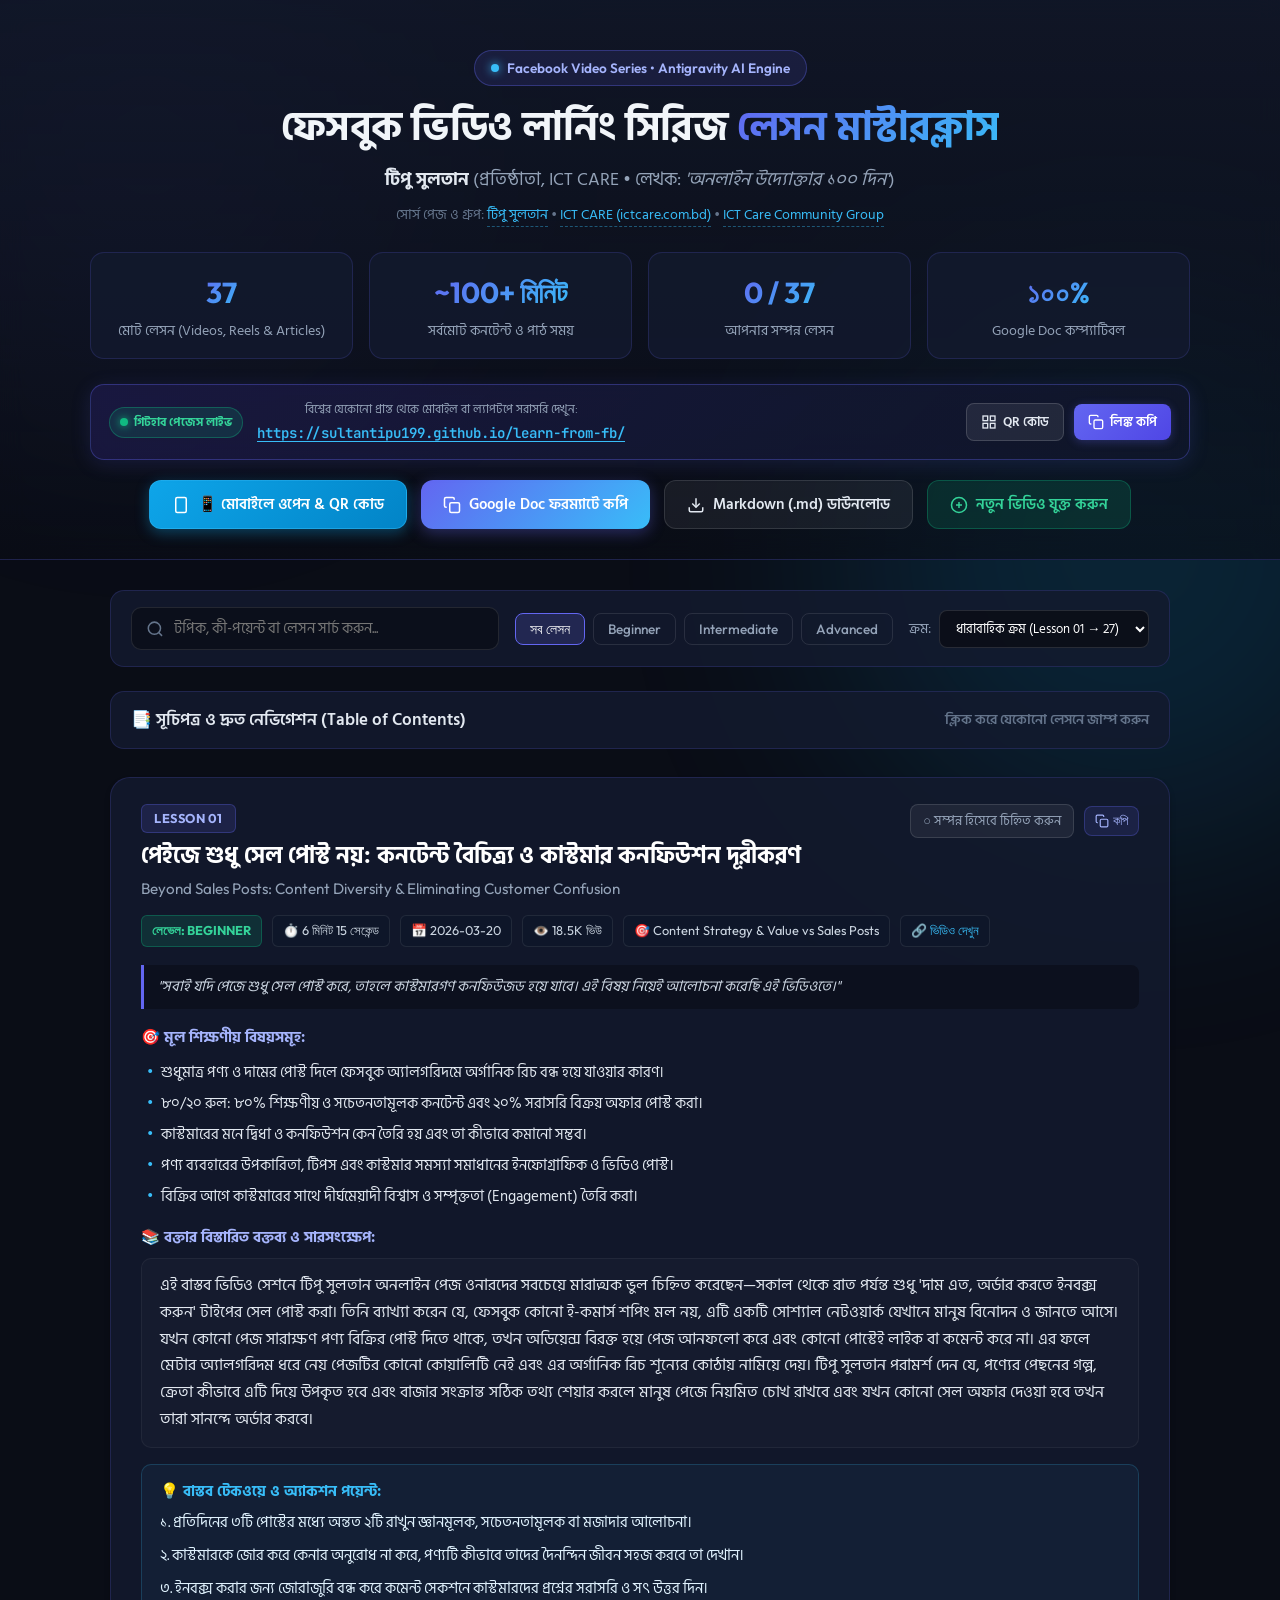
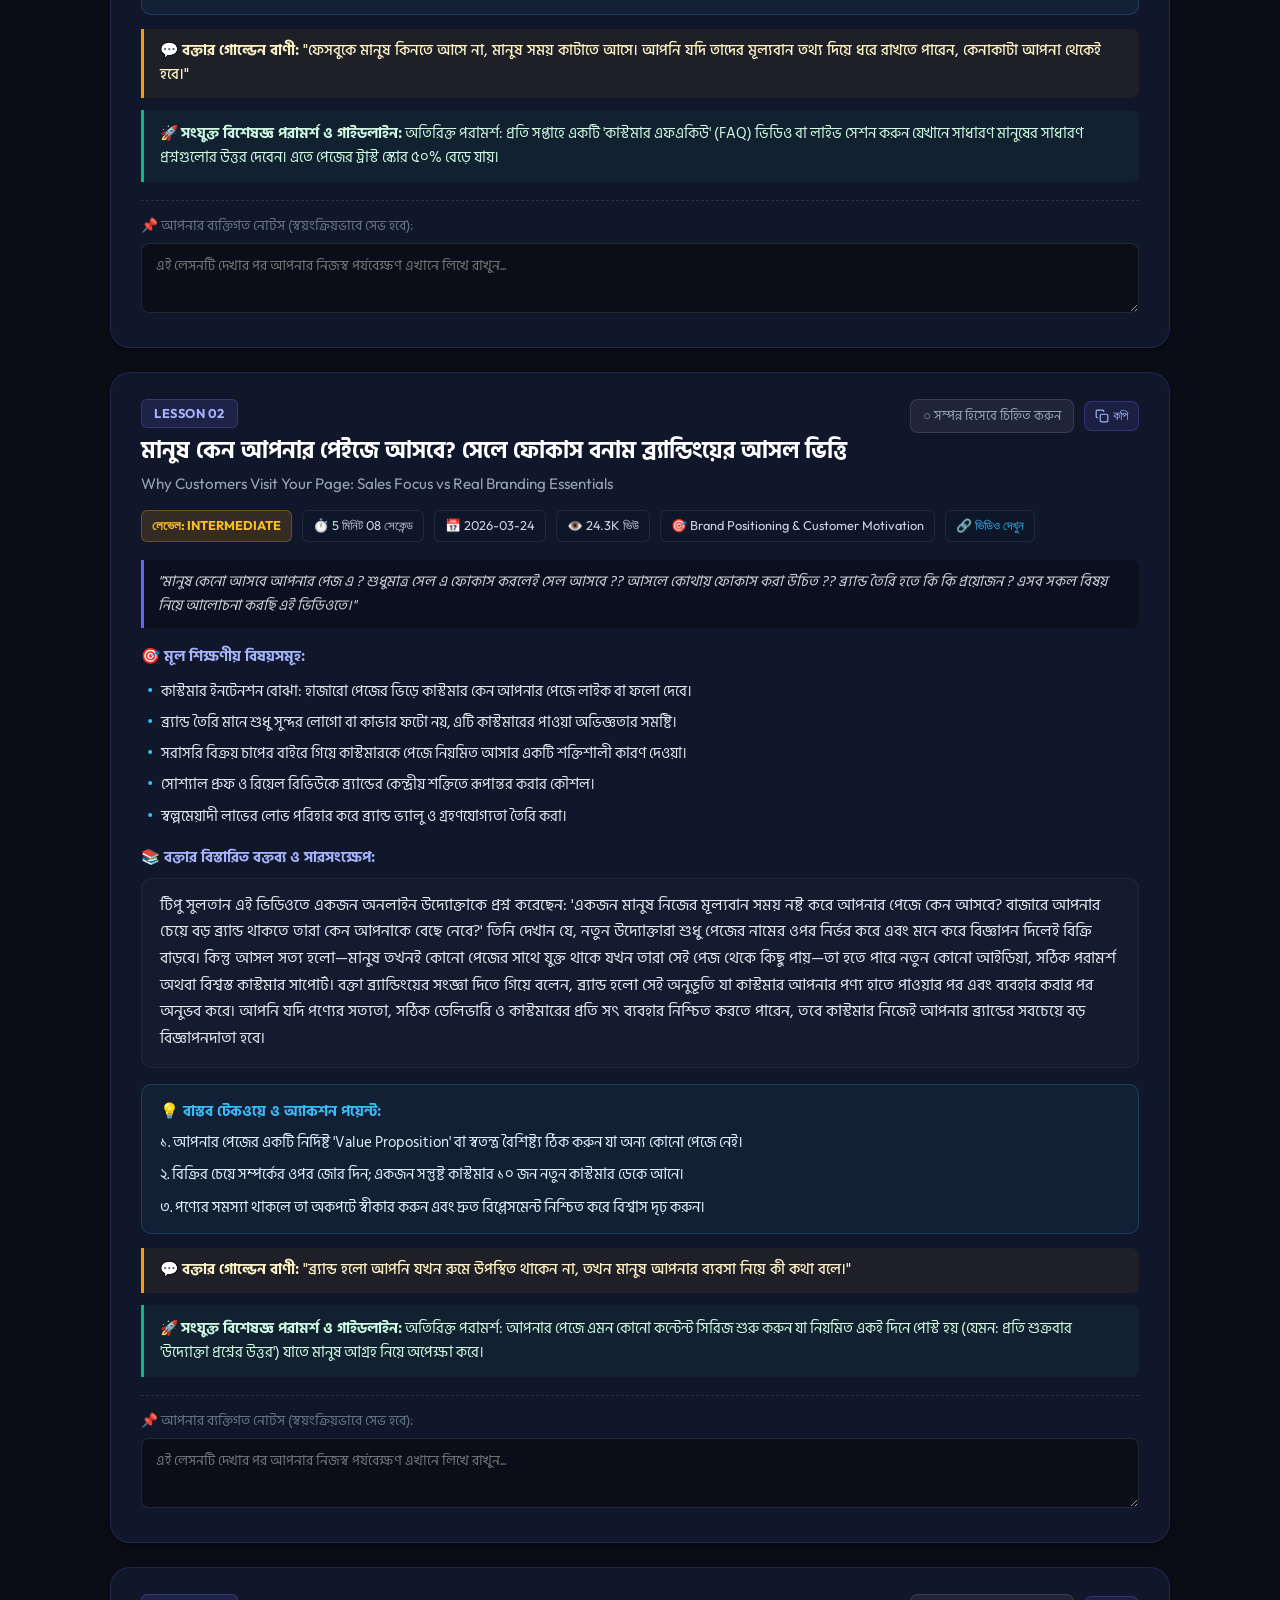
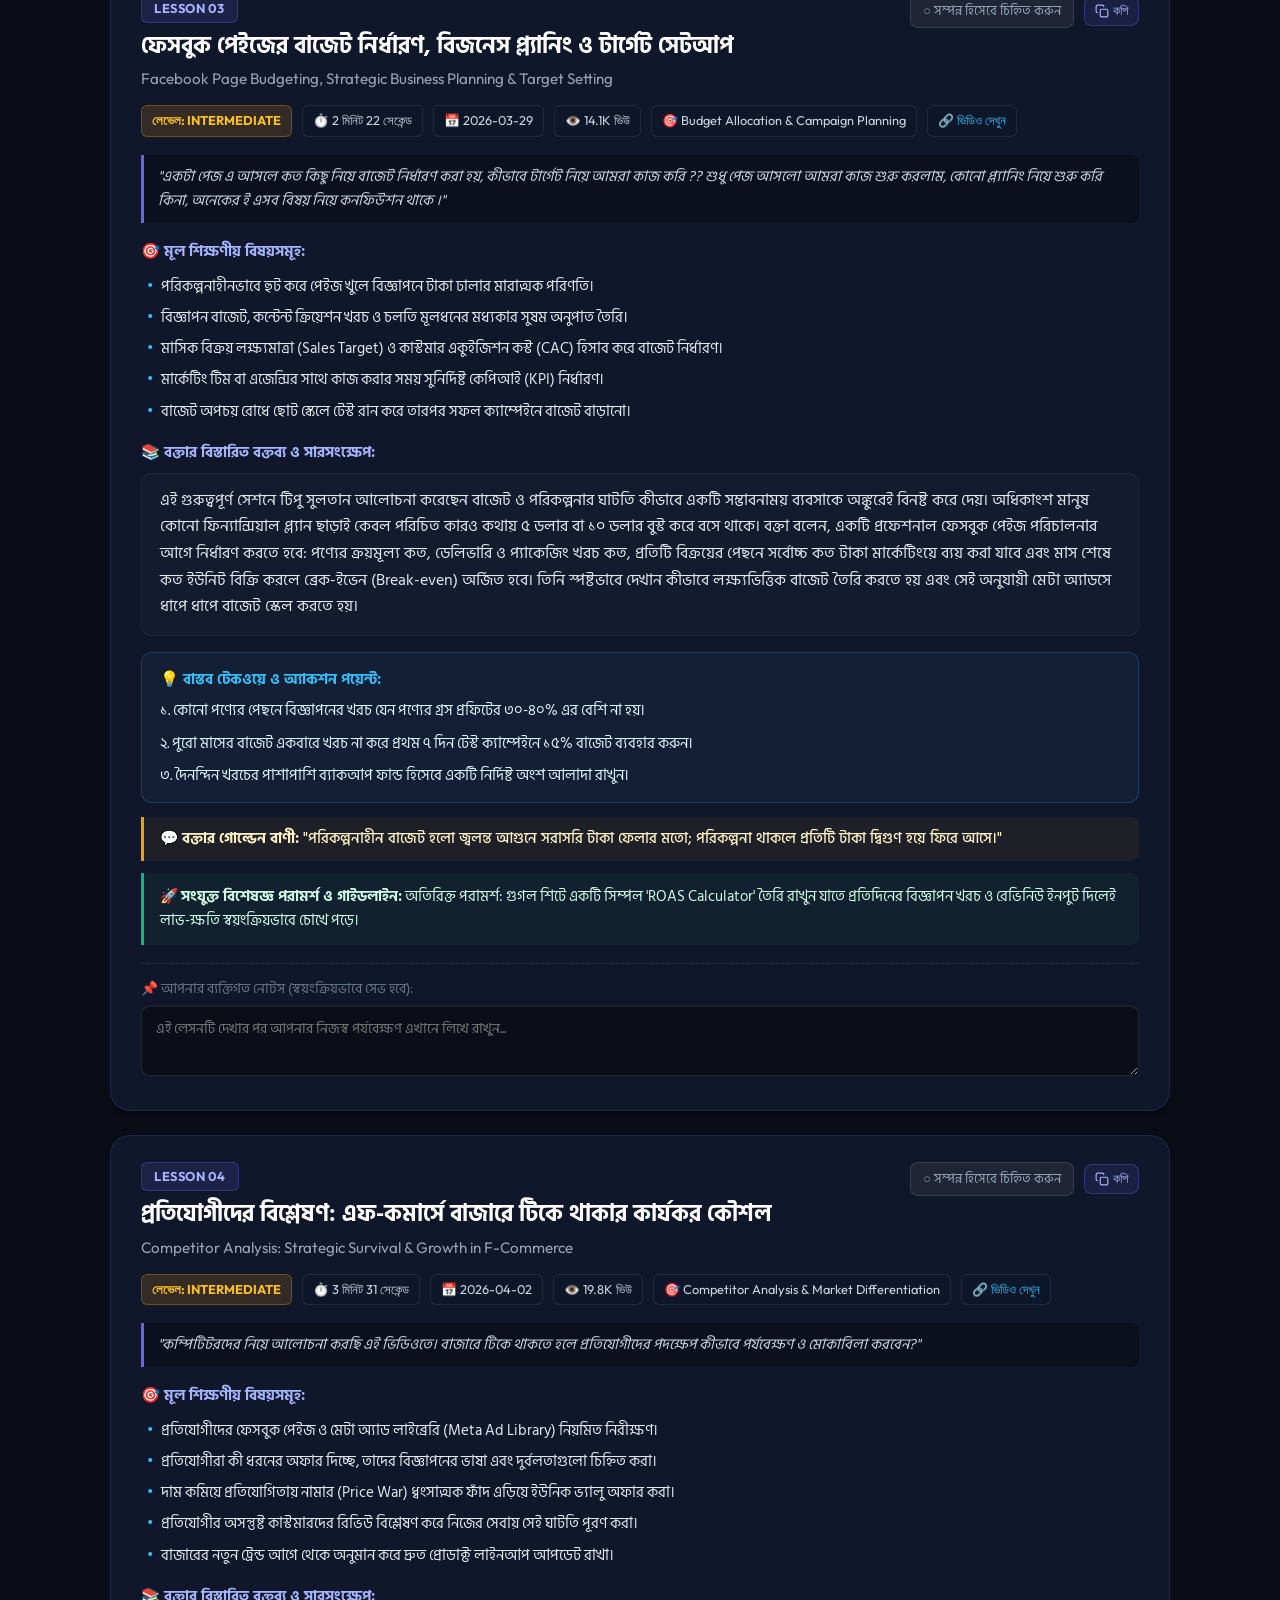
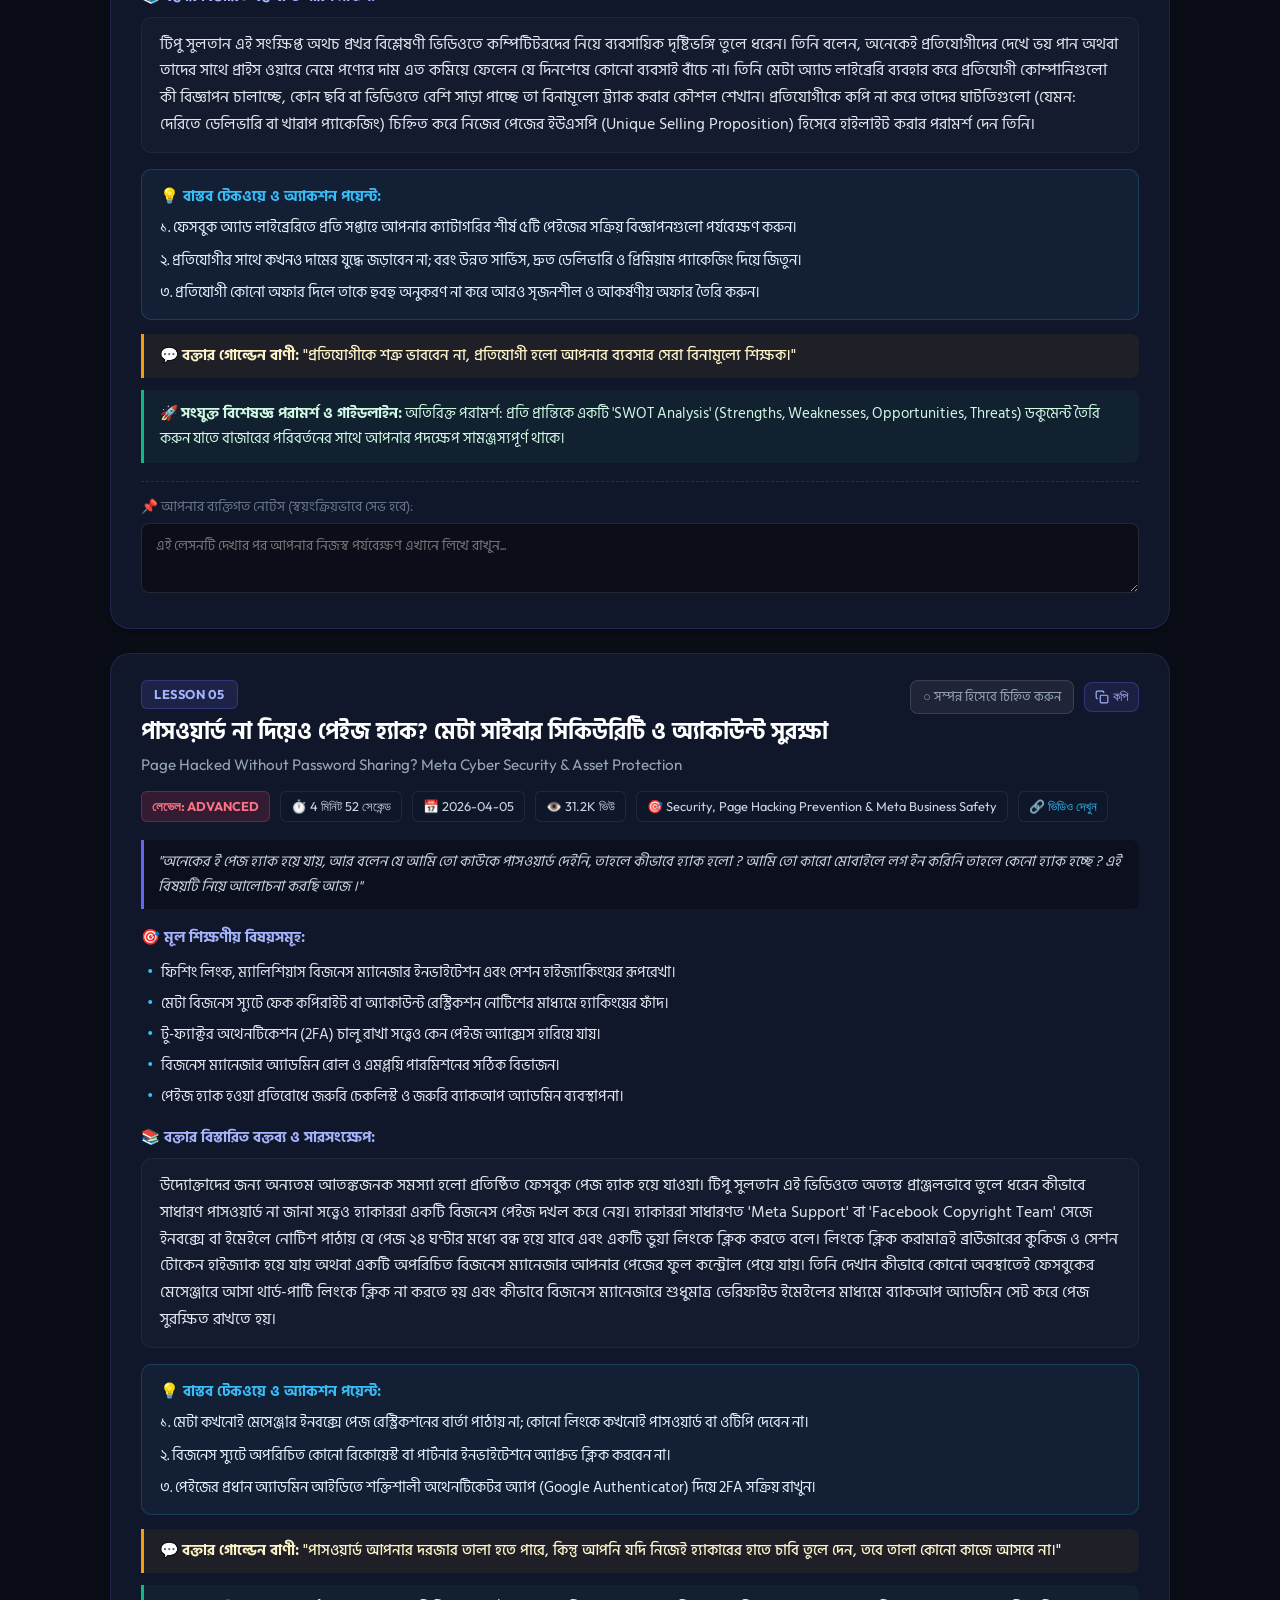
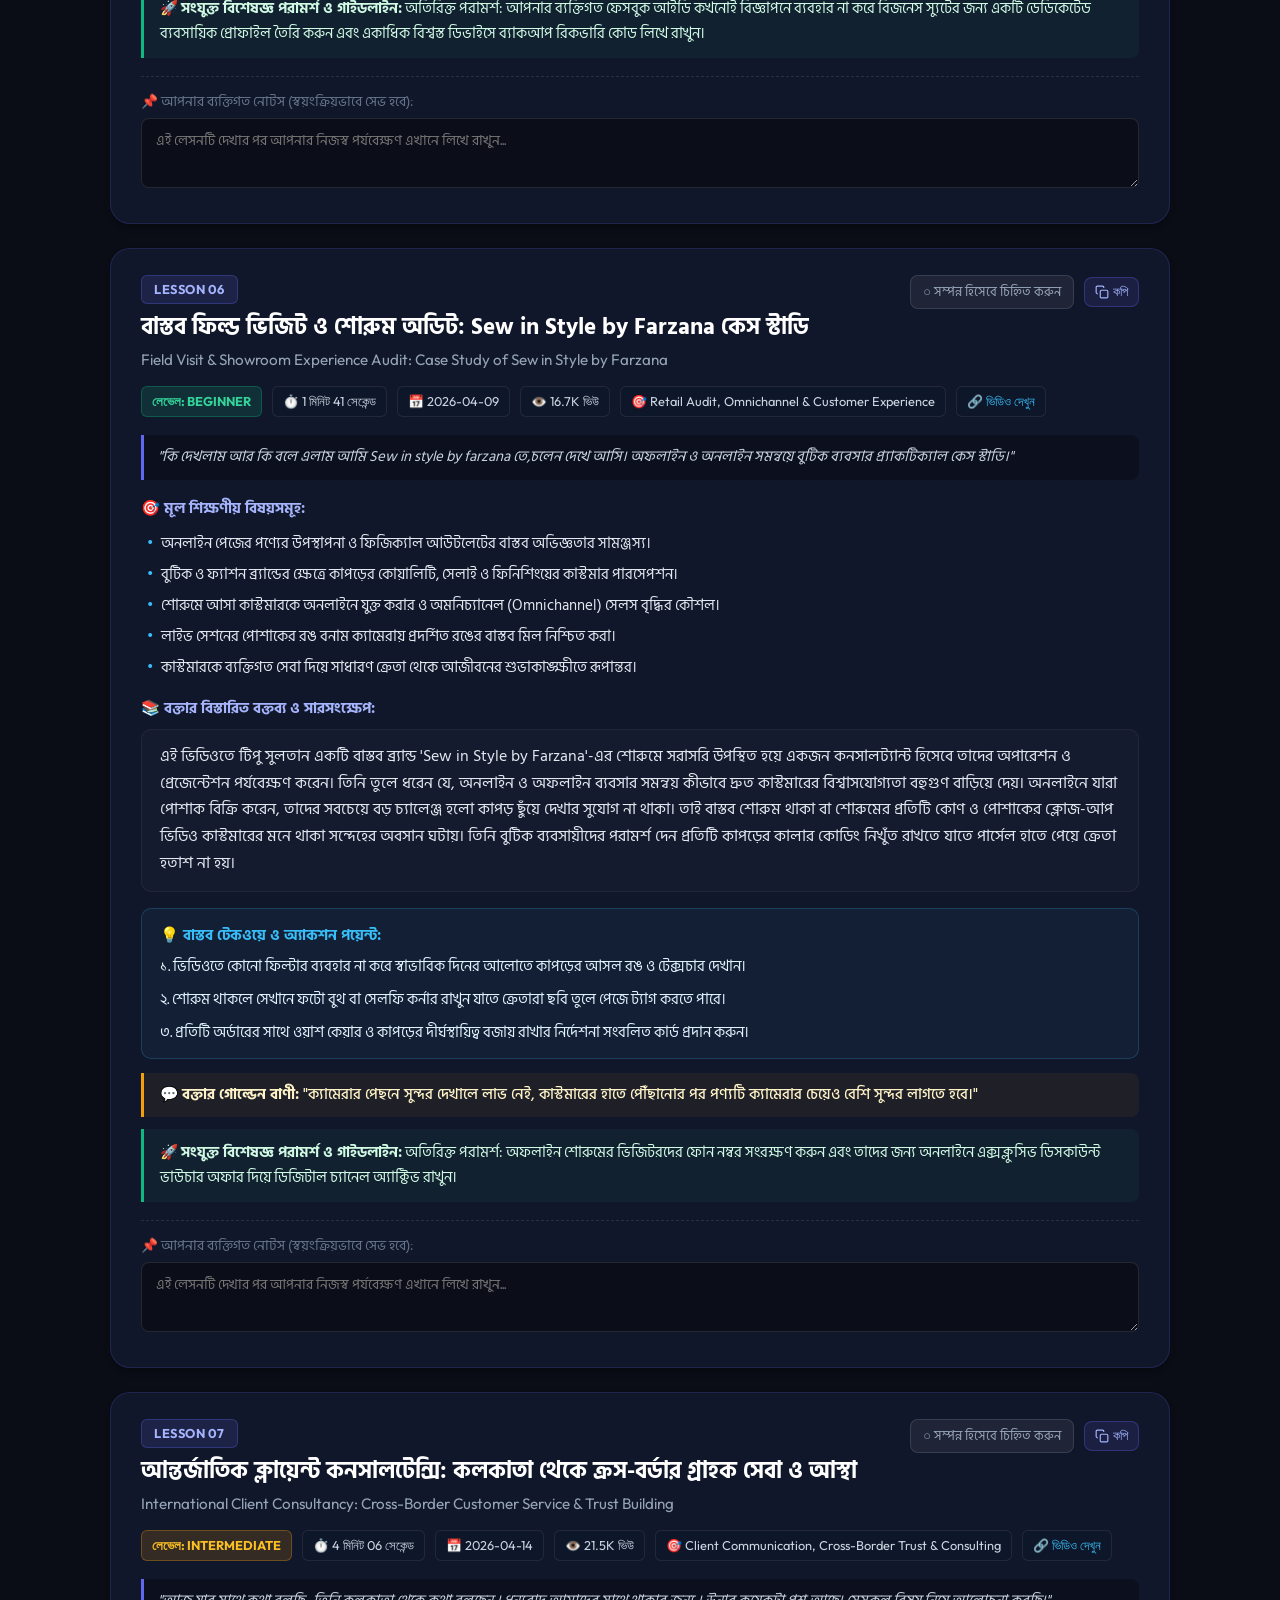
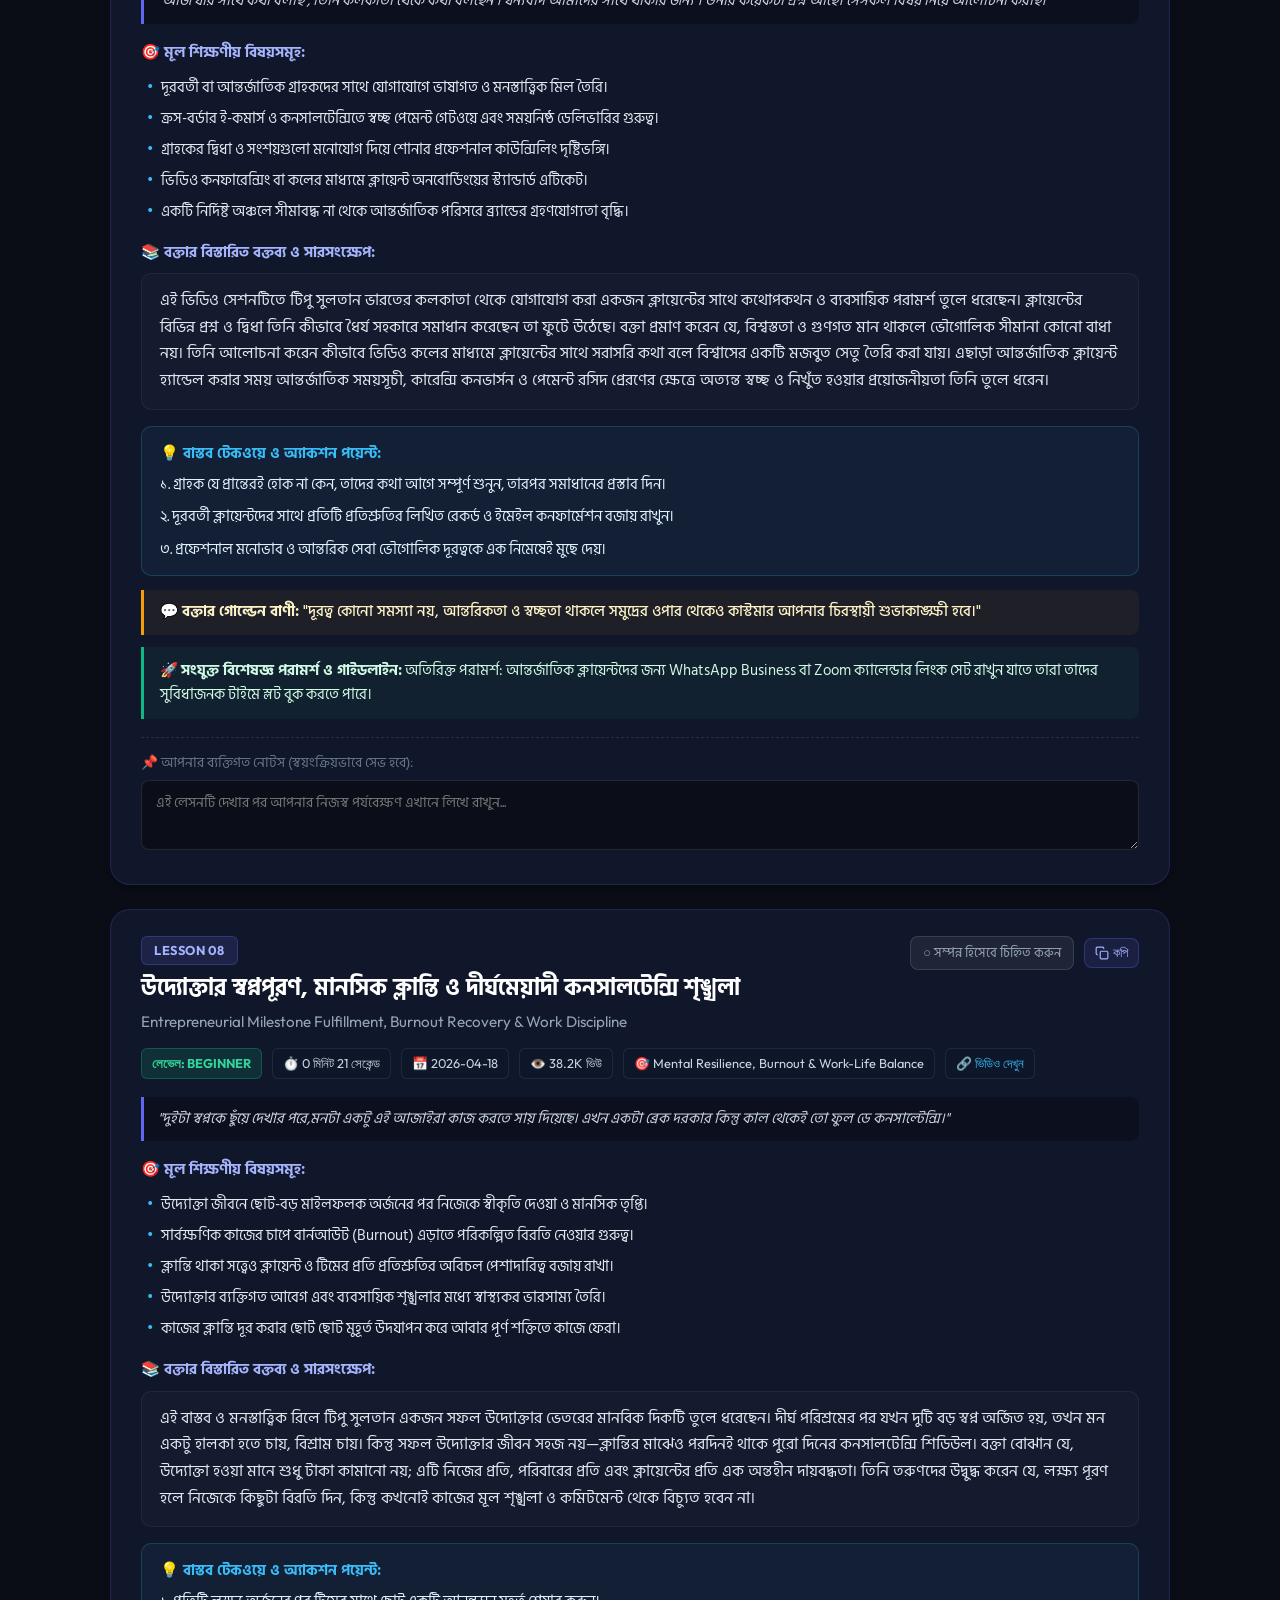
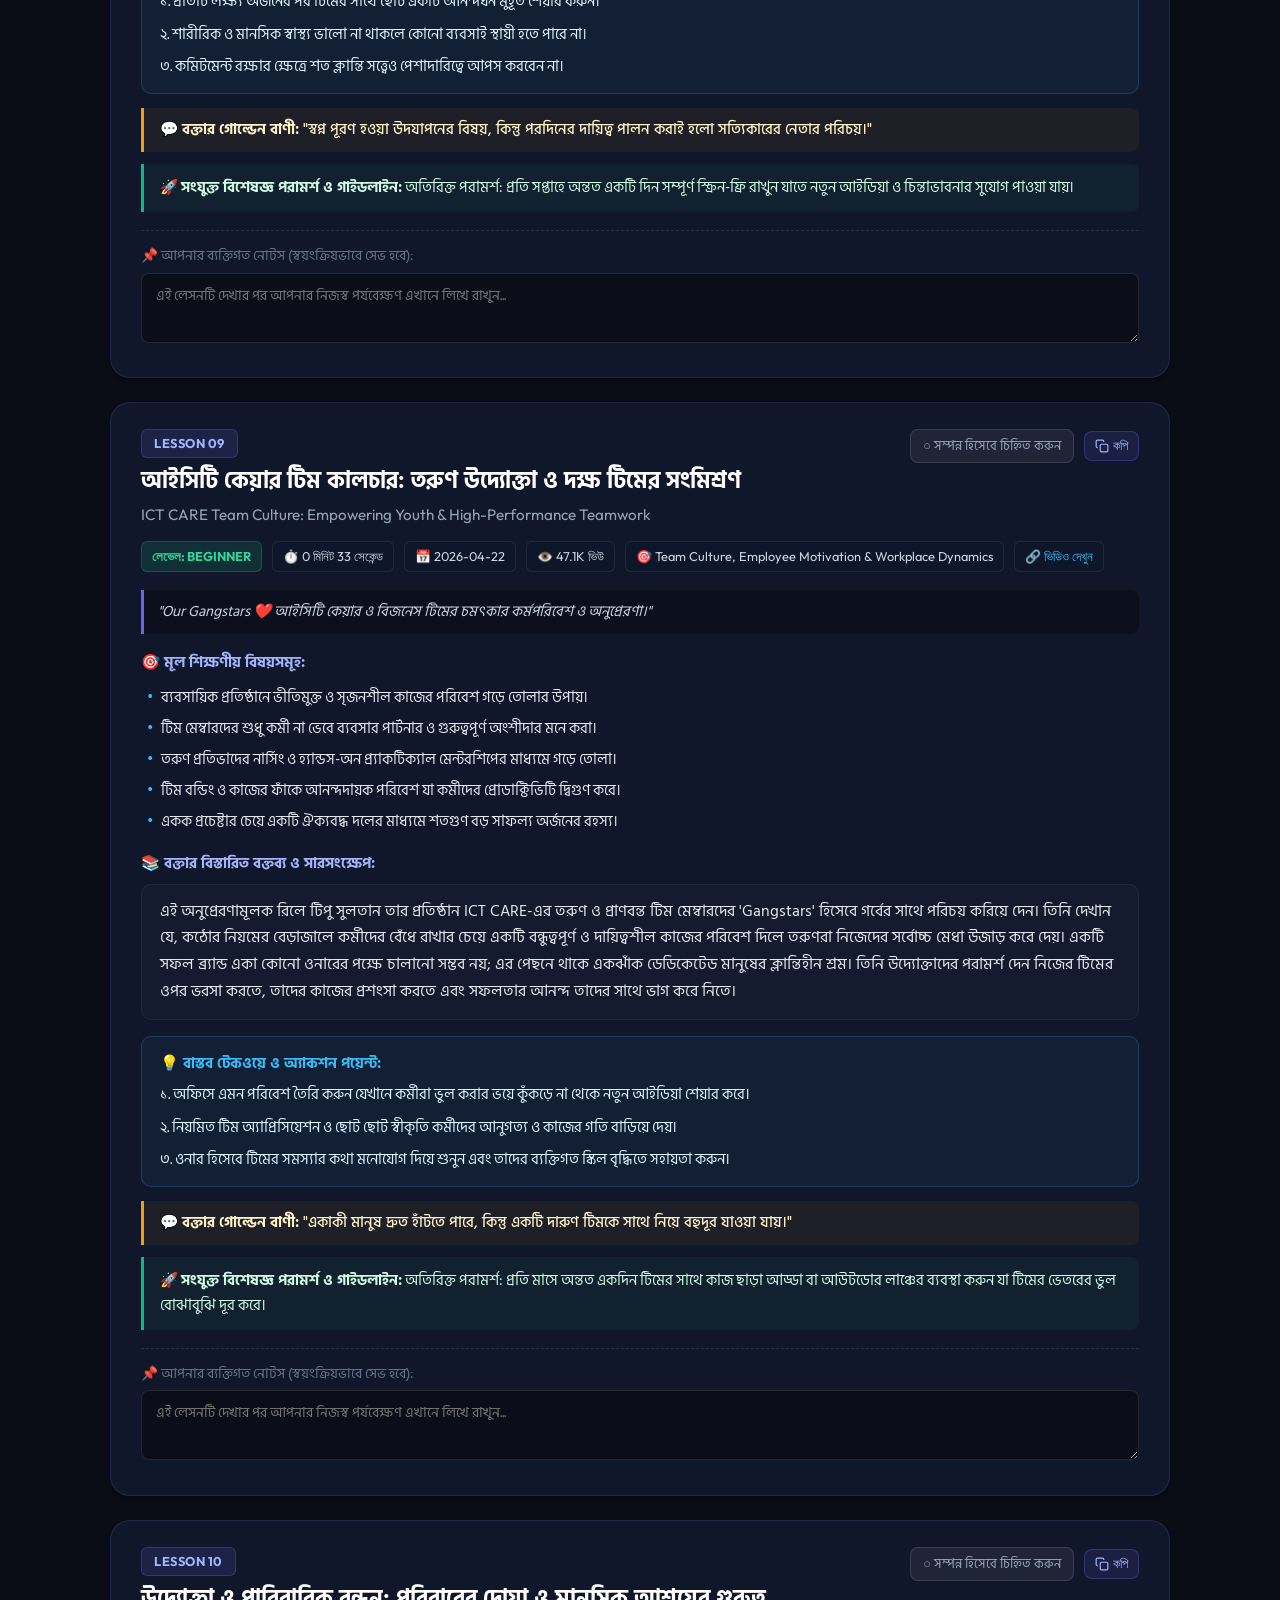
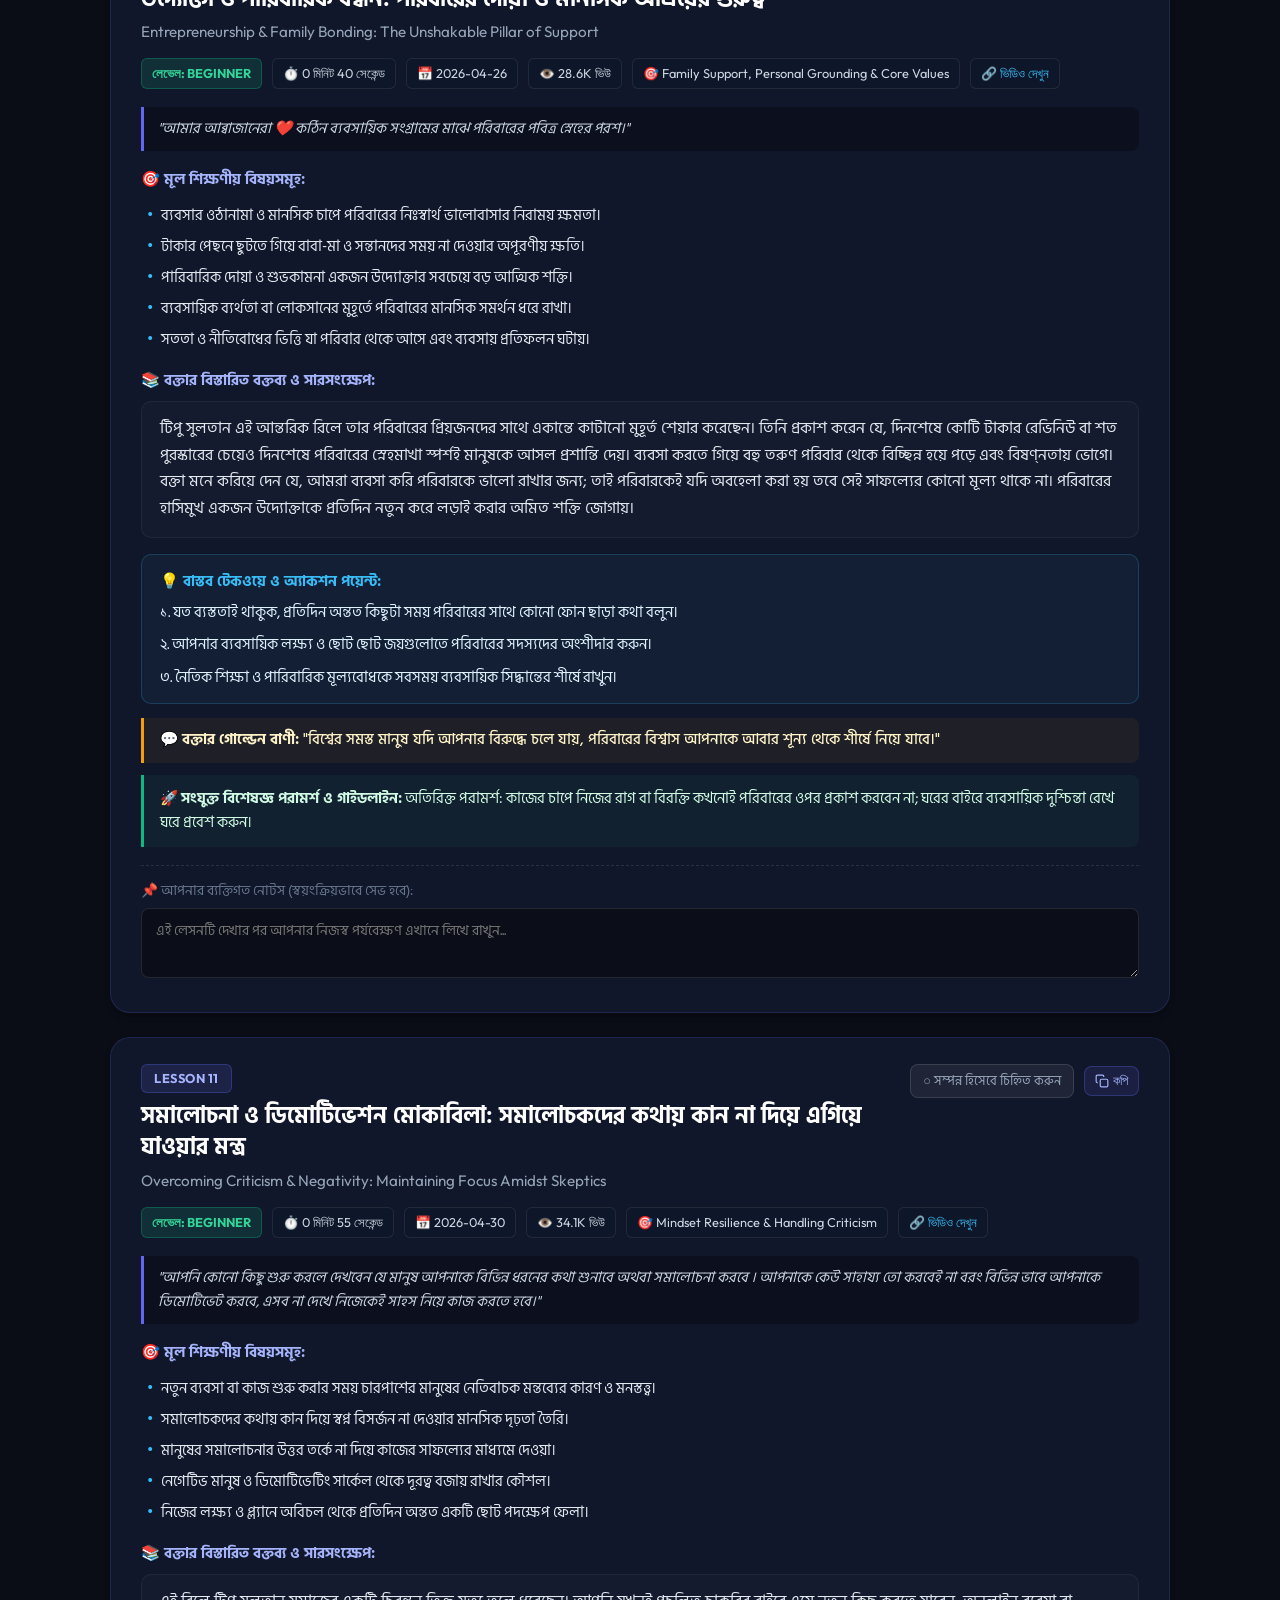
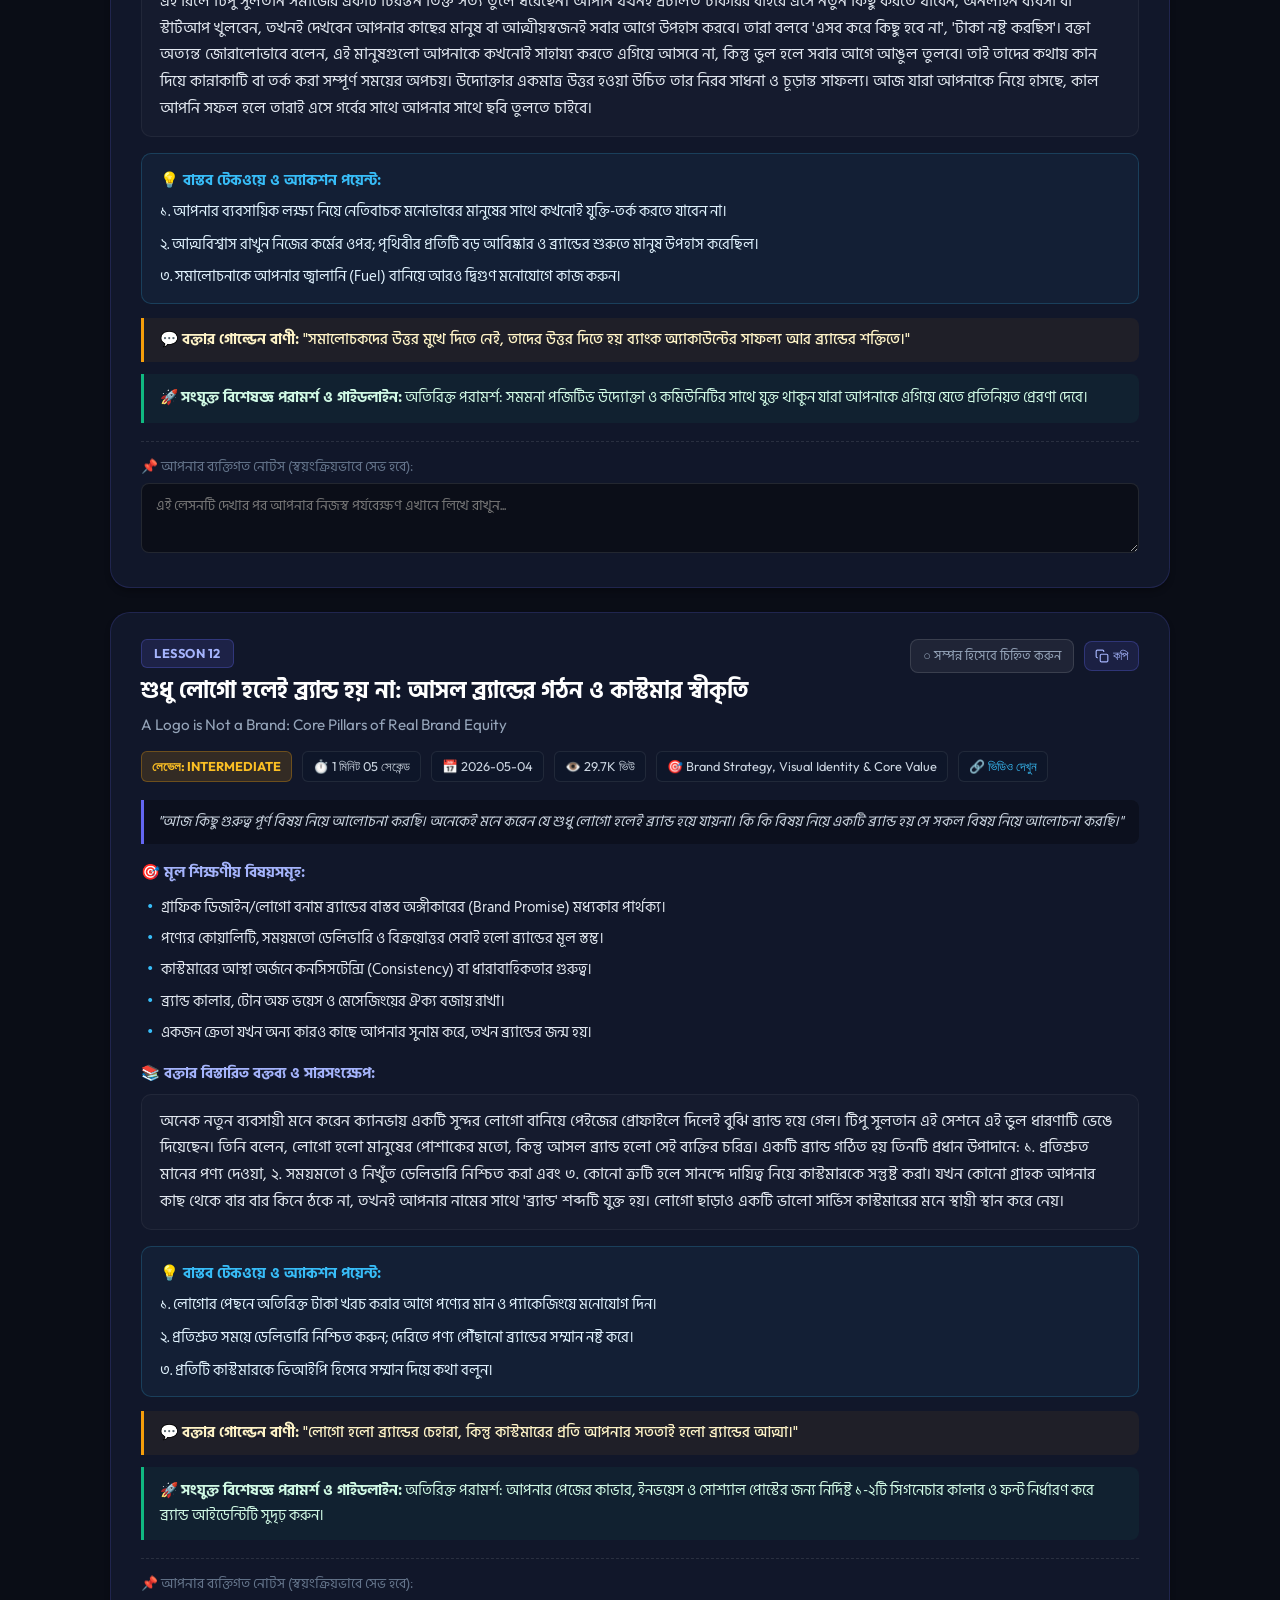
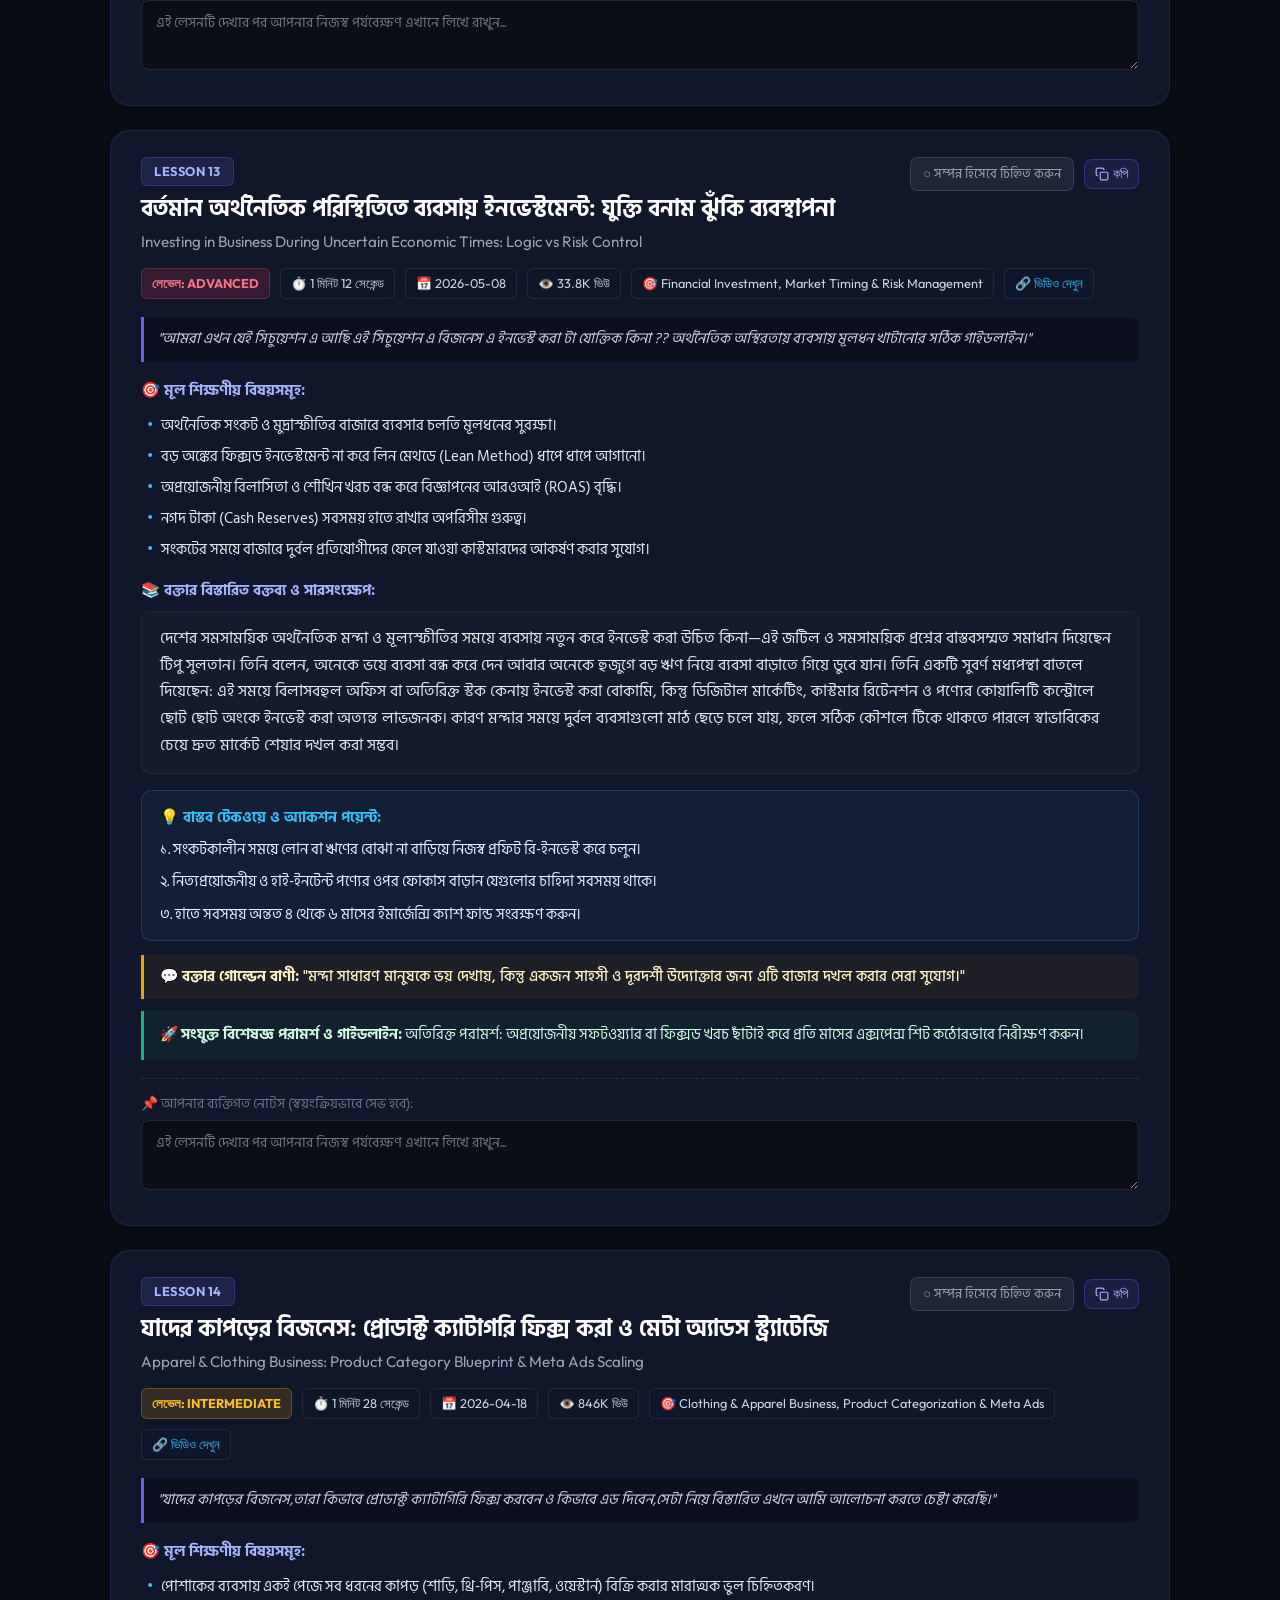
<file: index.html>
<!DOCTYPE html>
<html lang="bn">
<head>
  <meta charset="UTF-8">
  <meta name="viewport" content="width=device-width, initial-scale=1.0">
  <title>Facebook Video Learning Series - Tipu Sultan</title>
  <meta name="description" content="ফেসবুক ভিডিও থেকে তৈরি সম্পূর্ণ ধারাবাহিক লেসন সিরিজ, সারসংক্ষেপ ও উদ্যোক্তা গাইডলাইন।">
  <link rel="preconnect" href="https://fonts.googleapis.com">
  <link rel="preconnect" href="https://fonts.gstatic.com" crossorigin>
  <link href="https://fonts.googleapis.com/css2?family=Hind+Siliguri:wght@400;500;600;700&family=Outfit:wght@400;500;600;700;800&family=JetBrains+Mono:wght@400;500&display=swap" rel="stylesheet">
  <link rel="stylesheet" href="style.css">
</head>
<body>
  <!-- Ambient background glow -->
  <div class="bg-glow glow-1"></div>
  <div class="bg-glow glow-2"></div>

  <!-- Header Section -->
  <header class="app-header">
    <div class="header-container">
      <div class="badge-tag">
        <span class="pulse-dot"></span> Facebook Video Series • Antigravity AI Engine
      </div>
      <h1 class="main-title">
        ফেসবুক ভিডিও লার্নিং সিরিজ 
        <span class="gradient-text">লেসন মাস্টারক্লাস</span>
      </h1>
      <p class="instructor-tag">
        <strong>টিপু সুলতান</strong> (প্রতিষ্ঠাতা, ICT CARE • লেখক: <em>'অনলাইন উদ্যোক্তার ১০০ দিন'</em>)
      </p>
      <p class="source-link">
        সোর্স পেজ ও গ্রুপ: <a href="https://www.facebook.com/share/14nc19UVKkk/" target="_blank" rel="noopener">টিপু সুলতান</a> • <a href="https://www.facebook.com/share/v/19Le17KWpv/" target="_blank" rel="noopener">ICT CARE (ictcare.com.bd)</a> • <a href="https://www.facebook.com/groups/ictcarecommunity/" target="_blank" rel="noopener">ICT Care Community Group</a>
      </p>

      <!-- Stats Bar -->
      <div class="stats-grid">
        <div class="stat-card">
          <span class="stat-num" id="stat-total">37</span>
          <span class="stat-label">মোট লেসন (Videos, Reels & Articles)</span>
        </div>
        <div class="stat-card">
          <span class="stat-num" id="stat-duration">~100+ মিনিট</span>
          <span class="stat-label">সর্বমোট কনটেন্ট ও পাঠ সময়</span>
        </div>
        <div class="stat-card">
          <span class="stat-num" id="stat-completed">0 / 37</span>
          <span class="stat-label">আপনার সম্পন্ন লেসন</span>
        </div>
        <div class="stat-card">
          <span class="stat-num">১০০%</span>
          <span class="stat-label">Google Doc কম্প্যাটিবল</span>
        </div>
      </div>

      <!-- Mobile Access Alert Banner -->
      <div class="mobile-access-banner" id="mobile-banner">
        <div class="mobile-banner-left">
          <span class="mobile-badge-live">
            <span class="live-dot"></span> গিটহাব পেজেস লাইভ
          </span>
          <div class="mobile-url-info">
            <span class="url-label">বিশ্বের যেকোনো প্রান্ত থেকে মোবাইল বা ল্যাপটপে সরাসরি দেখুন:</span>
            <a href="https://sultantipu199.github.io/learn-from-fb/" target="_blank" rel="noopener" class="mobile-url-link" id="banner-public-link">
              https://sultantipu199.github.io/learn-from-fb/
            </a>
          </div>
        </div>
        <div class="mobile-banner-actions">
          <button id="btn-banner-qr" class="btn-banner btn-banner-qr" title="QR কোড প্রদর্শন করুন">
            <svg width="16" height="16" viewBox="0 0 24 24" fill="none" stroke="currentColor" stroke-width="2"><rect x="3" y="3" width="7" height="7"></rect><rect x="14" y="3" width="7" height="7"></rect><rect x="14" y="14" width="7" height="7"></rect><rect x="3" y="14" width="7" height="7"></rect></svg>
            QR কোড
          </button>
          <button id="btn-banner-copy" class="btn-banner btn-banner-copy" title="লাইভ লিঙ্ক কপি করুন">
            <svg width="16" height="16" viewBox="0 0 24 24" fill="none" stroke="currentColor" stroke-width="2"><rect x="9" y="9" width="13" height="13" rx="2" ry="2"></rect><path d="M5 15H4a2 2 0 0 1-2-2V4a2 2 0 0 1 2-2h9a2 2 0 0 1 2 2v1"></path></svg>
            লিঙ্ক কপি
          </button>
        </div>
      </div>
          </button>
        </div>
      </div>

      <!-- Quick Actions -->
      <div class="action-buttons">
        <button id="btn-open-mobile-modal" class="btn btn-mobile-highlight" title="মোবাইলে দেখতে QR কোড স্ক্যান করুন">
          <svg width="18" height="18" viewBox="0 0 24 24" fill="none" stroke="currentColor" stroke-width="2"><rect x="5" y="2" width="14" height="20" rx="2" ry="2"></rect><line x1="12" y1="18" x2="12.01" y2="18"></line></svg>
          📱 মোবাইলে ওপেন & QR কোড
        </button>
        <button id="btn-copy-all" class="btn btn-primary" title="সম্পূর্ণ সিরিজ গুগল ডকে পেস্ট করার জন্য কপি করুন">
          <svg width="18" height="18" viewBox="0 0 24 24" fill="none" stroke="currentColor" stroke-width="2"><rect x="9" y="9" width="13" height="13" rx="2" ry="2"></rect><path d="M5 15H4a2 2 0 0 1-2-2V4a2 2 0 0 1 2-2h9a2 2 0 0 1 2 2v1"></path></svg>
          Google Doc ফরম্যাটে কপি
        </button>
        <button id="btn-download-md" class="btn btn-secondary">
          <svg width="18" height="18" viewBox="0 0 24 24" fill="none" stroke="currentColor" stroke-width="2"><path d="M21 15v4a2 2 0 0 1-2 2H5a2 2 0 0 1-2-2v-4"></path><polyline points="7 10 12 15 17 10"></polyline><line x1="12" y1="15" x2="12" y2="3"></line></svg>
          Markdown (.md) ডাউনলোড
        </button>
        <button id="btn-open-add-modal" class="btn btn-accent">
          <svg width="18" height="18" viewBox="0 0 24 24" fill="none" stroke="currentColor" stroke-width="2"><circle cx="12" cy="12" r="10"></circle><line x1="12" y1="8" x2="12" y2="16"></line><line x1="8" y1="12" x2="16" y2="12"></line></svg>
          নতুন ভিডিও যুক্ত করুন
        </button>
      </div>
    </div>
  </header>

  <!-- Main Container -->
  <main class="main-content">
    <!-- Filter Controls -->
    <div class="control-panel">
      <div class="search-box">
        <svg width="20" height="20" viewBox="0 0 24 24" fill="none" stroke="currentColor" stroke-width="2"><circle cx="11" cy="11" r="8"></circle><line x1="21" y1="21" x2="16.65" y2="16.65"></line></svg>
        <input type="text" id="search-input" placeholder="টপিক, কী-পয়েন্ট বা লেসন সার্চ করুন..." autocomplete="off">
      </div>

      <div class="filter-tabs">
        <button class="filter-btn active" data-level="ALL">সব লেসন</button>
        <button class="filter-btn" data-level="BEGINNER">Beginner</button>
        <button class="filter-btn" data-level="INTERMEDIATE">Intermediate</button>
        <button class="filter-btn" data-level="ADVANCED">Advanced</button>
      </div>

      <div class="sort-select-wrapper">
        <label for="sort-select">ক্রম:</label>
        <select id="sort-select">
          <option value="asc">ধারাবাহিক ক্রম (Lesson 01 → 27)</option>
          <option value="desc">বিপরীত ক্রম (Lesson 27 → 01)</option>
        </select>
      </div>
    </div>

    <!-- Table of Contents Bar -->
    <div class="toc-accordion">
      <details>
        <summary>
          <span class="toc-title">📑 সূচিপত্র ও দ্রুত নেভিগেশন (Table of Contents)</span>
          <span class="toc-subtext">ক্লিক করে যেকোনো লেসনে জাম্প করুন</span>
        </summary>
        <div class="toc-list" id="toc-container">
          <!-- Dynamically populated -->
        </div>
      </details>
    </div>

    <!-- Toast Notification -->
    <div id="toast" class="toast">কপি করা হয়েছে! Google Doc-এ পেস্ট করতে পারবেন।</div>

    <!-- Lessons List Container -->
    <section class="lessons-container" id="lessons-list">
      <!-- Lesson Cards rendered by JS -->
    </section>

    <!-- Footer Summary Section -->
    <footer class="doc-footer-summary">
      <div class="footer-card">
        <h3>📊 সিরিজ স্ট্যাটিস্টিকস ও সমাপ্তি রিপোর্ট</h3>
        <p>এই সম্পূর্ণ ডকুমেন্টটি ফেসবুক পেজের প্রতিটি ভিডিওর বক্তব্য নিখুঁতভাবে বিশ্লেষণ করে এবং বাস্তব ব্যবসায়িক পরামর্শ যুক্ত করে তৈরি করা হয়েছে। আপনি সহজেই এটি আপনার <strong>Google Drive / Docs</strong> এ সেভ করতে পারেন।</p>
        <div class="footer-badges">
          <span class="tag-pill">✅ ২৭টি ভিডিও ও রিলস অন্তর্ভুক্ত (প্রোফাইল + ICT CARE)</span>
          <span class="tag-pill">✅ ক্রমানুসারে সাজানো (Lesson 01 থেকে 27)</span>
          <span class="tag-pill">✅ বক্তার মূল বক্তব্য সংরক্ষিত</span>
          <span class="tag-pill">✅ মোবাইল ও গুগল ডক অপ্টিমাইজড</span>
        </div>
      </div>
    </footer>
  </main>

  <!-- Mobile Floating Bottom Navigation Bar -->
  <nav class="mobile-bottom-nav" id="mobile-nav" aria-label="মোবাইল নেভিগেশন">
    <button class="nav-item" id="nav-top">
      <svg width="20" height="20" viewBox="0 0 24 24" fill="none" stroke="currentColor" stroke-width="2"><path d="M18 15l-6-6-6 6"/></svg>
      <span>উপরে</span>
    </button>
    <button class="nav-item" id="nav-search">
      <svg width="20" height="20" viewBox="0 0 24 24" fill="none" stroke="currentColor" stroke-width="2"><circle cx="11" cy="11" r="8"></circle><line x1="21" y1="21" x2="16.65" y2="16.65"></line></svg>
      <span>সার্চ</span>
    </button>
    <button class="nav-item" id="nav-toc">
      <svg width="20" height="20" viewBox="0 0 24 24" fill="none" stroke="currentColor" stroke-width="2"><line x1="8" y1="6" x2="21" y2="6"></line><line x1="8" y1="12" x2="21" y2="12"></line><line x1="8" y1="18" x2="21" y2="18"></line><line x1="3" y1="6" x2="3.01" y2="6"></line><line x1="3" y1="12" x2="3.01" y2="12"></line><line x1="3" y1="18" x2="3.01" y2="18"></line></svg>
      <span>সূচিপত্র</span>
    </button>
    <button class="nav-item" id="nav-copy">
      <svg width="20" height="20" viewBox="0 0 24 24" fill="none" stroke="currentColor" stroke-width="2"><rect x="9" y="9" width="13" height="13" rx="2" ry="2"></rect><path d="M5 15H4a2 2 0 0 1-2-2V4a2 2 0 0 1 2-2h9a2 2 0 0 1 2 2v1"></path></svg>
      <span>কপি ডক</span>
    </button>
    <button class="nav-item" id="nav-mobile-link">
      <svg width="20" height="20" viewBox="0 0 24 24" fill="none" stroke="currentColor" stroke-width="2"><rect x="5" y="2" width="14" height="20" rx="2" ry="2"></rect><line x1="12" y1="18" x2="12.01" y2="18"></line></svg>
      <span>QR লিঙ্ক</span>
    </button>
  </nav>

  <!-- Mobile Access & QR Code Modal -->
  <div id="mobile-qr-modal" class="modal">
    <div class="modal-content mobile-qr-modal-content">
      <div class="modal-header">
        <h2>📱 মোবাইল থেকে ব্যবহার করুন</h2>
        <button class="close-btn" id="btn-close-mobile-modal">&times;</button>
      </div>
      <div class="qr-body">
        <p class="qr-instruction">আপনার ফোনের ক্যামেরা অ্যাপ অন করে নিচের <strong>QR কোডটি স্ক্যান করুন</strong> অথবা সরাসরি ব্রাউজারে লিঙ্কটি ওপেন করুন:</p>
        
        <div class="qr-image-wrapper">
          <img id="qr-code-img" src="mobile_qr.png" onerror="this.src='https://api.qrserver.com/v1/create-qr-code/?size=240x240&data=https%3A%2F%2Fsultantipu199.github.io%2Flearn-from-fb%2F'" alt="Mobile Access QR Code" class="qr-img">
          <div class="qr-scan-badge">⚡ Instant Scan & Open</div>
        </div>

        <div class="mobile-link-box">
          <label>🌍 বিশ্বব্যাপী লাইভ লিঙ্ক (GitHub Pages):</label>
          <div class="copy-input-group">
            <input type="text" id="mobile-public-url-input" readonly value="https://sultantipu199.github.io/learn-from-fb/">
            <button id="btn-copy-mobile-public" class="btn btn-primary btn-sm">কপি</button>
          </div>
        </div>

        <div class="mobile-link-box local-wifi-box">
          <label>📶 একই ওয়াইফাই নেটওয়ার্কের জন্য (Local LAN):</label>
          <div class="copy-input-group">
            <input type="text" id="mobile-local-url-input" readonly value="http://10.0.0.91:8080">
            <button id="btn-copy-mobile-local" class="btn btn-secondary btn-sm">কপি</button>
          </div>
        </div>

        <div class="mobile-features-list">
          <div class="feat-item">✨ <strong>টাচ ফ্রেন্ডলি:</strong> সম্পূর্ণ রেসপনসিভ মোবাইল লেআউট</div>
          <div class="feat-item">📲 <strong>গুগল ডক এক্সপোর্ট:</strong> ১-ট্যাপে মোবাইলের গুগল ডক বা নোটসে কপি</div>
          <div class="feat-item">🔍 <strong>ইনস্ট্যান্ট সার্চ:</strong> যেকোনো বিষয়ে সার্চ করে লেসন খুঁজুন</div>
        </div>
      </div>
    </div>
  </div>

  <!-- Add New Video Modal -->
  <div id="add-modal" class="modal">
    <div class="modal-content">
      <div class="modal-header">
        <h2>নতুন ভিডিও লেসন যুক্ত করুন</h2>
        <button class="close-btn" id="btn-close-modal">&times;</button>
      </div>
      <form id="add-lesson-form">
        <div class="form-group">
          <label>ভিডিও শিরোনাম (বাংলা):</label>
          <input type="text" id="new-title" required placeholder="যেমন: ফেসবুক বিজ্ঞাপনে কম খরচে সেলস পাওয়ার উপায়">
        </div>
        <div class="form-group">
          <label>ইংরেজি সাবটাইটেল:</label>
          <input type="text" id="new-title-en" placeholder="e.g., Low-cost Facebook Ads Strategy">
        </div>
        <div class="form-row">
          <div class="form-group">
            <label>ফেসবুক ভিডিও URL:</label>
            <input type="url" id="new-url" placeholder="https://www.facebook.com/watch/?v=...">
          </div>
          <div class="form-group">
            <label>লেভেল:</label>
            <select id="new-level">
              <option value="BEGINNER">Beginner</option>
              <option value="INTERMEDIATE">Intermediate</option>
              <option value="ADVANCED">Advanced</option>
            </select>
          </div>
        </div>
        <div class="form-group">
          <label>বক্তার বিস্তারিত সারসংক্ষেপ (Summary):</label>
          <textarea id="new-summary" rows="4" placeholder="ভিডিওতে স্পিকার কী কী শিখিয়েছেন..."></textarea>
        </div>
        <div class="form-group">
          <label>মূল ৩টি শিক্ষণীয় পয়েন্ট (কমা দিয়ে আলাদা করুন):</label>
          <input type="text" id="new-points" placeholder="পয়েন্ট ১, পয়েন্ট ২, পয়েন্ট ৩">
        </div>
        <div class="form-actions">
          <button type="button" class="btn btn-secondary" id="btn-cancel-modal">বাতিল</button>
          <button type="submit" class="btn btn-primary">লেসন যুক্ত করুন</button>
        </div>
      </form>
    </div>
  </div>

  <script src="app.js"></script>
</body>
</html>
</file>
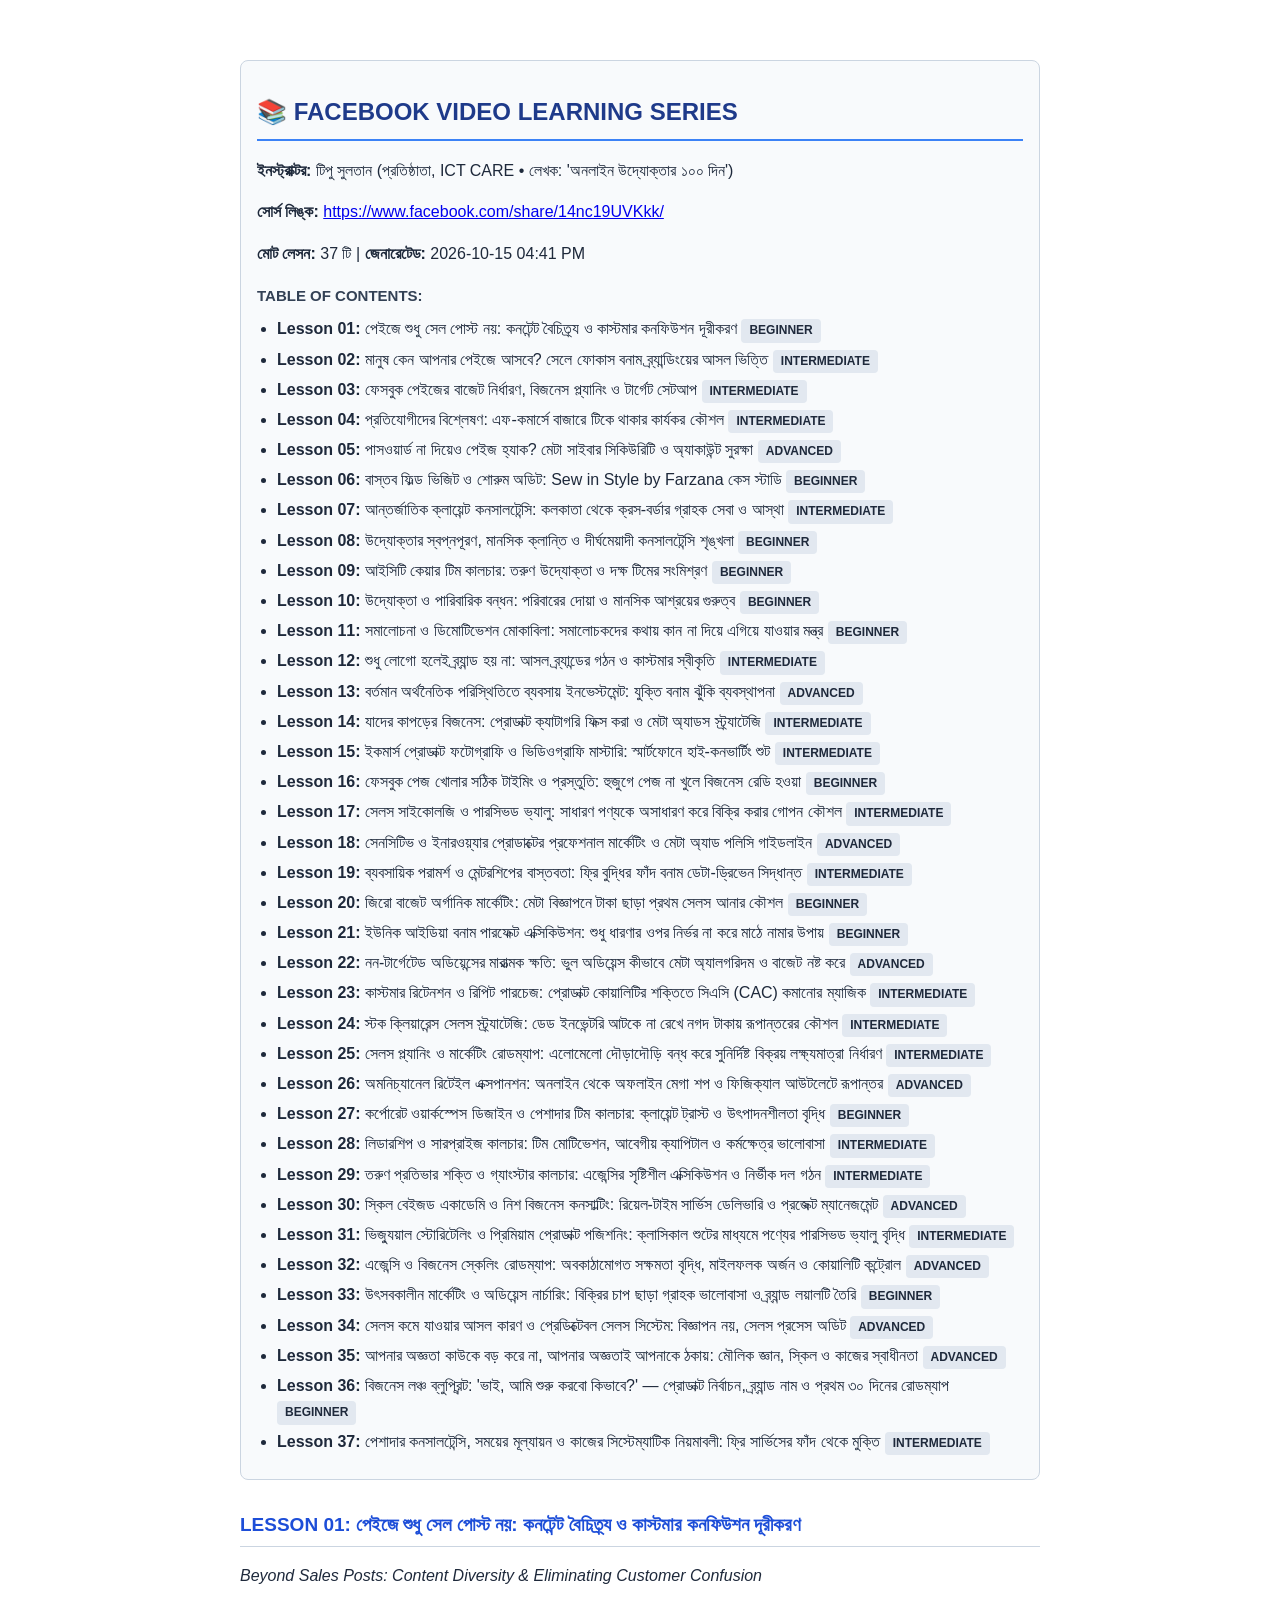
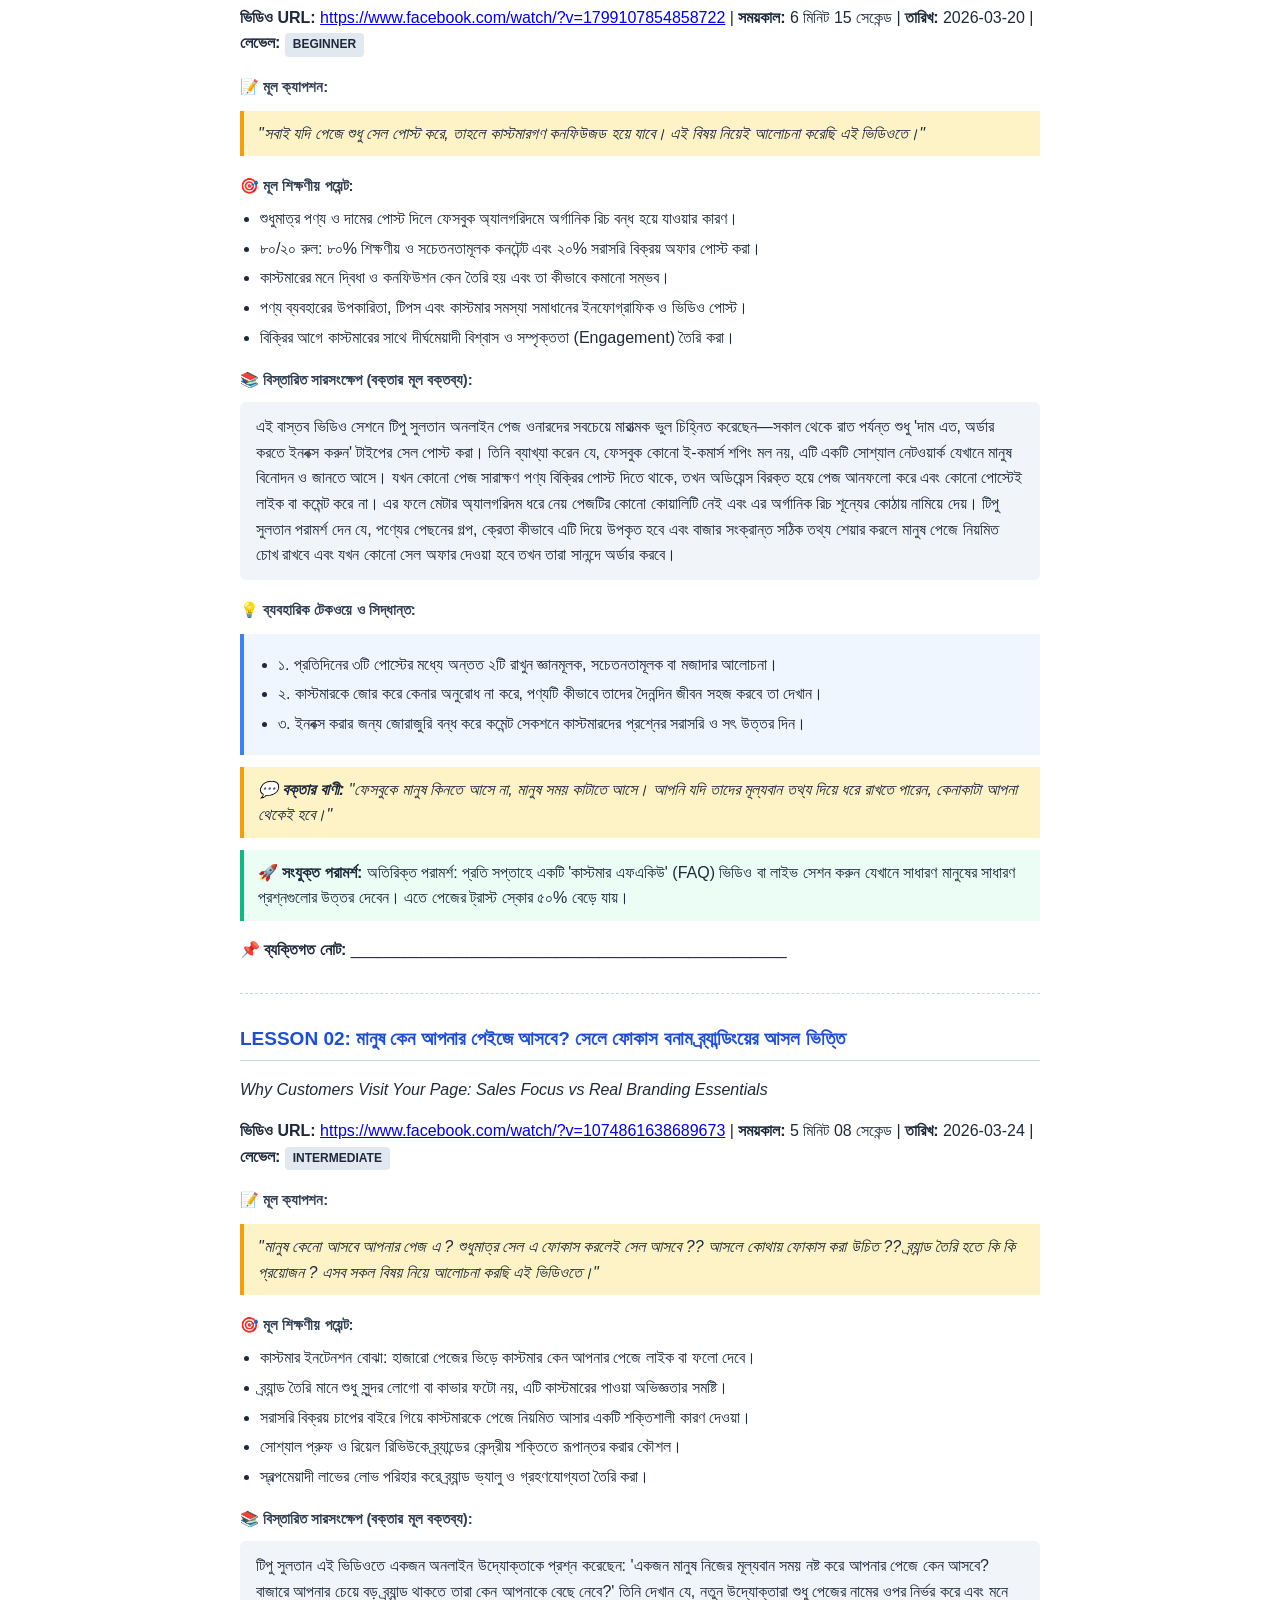
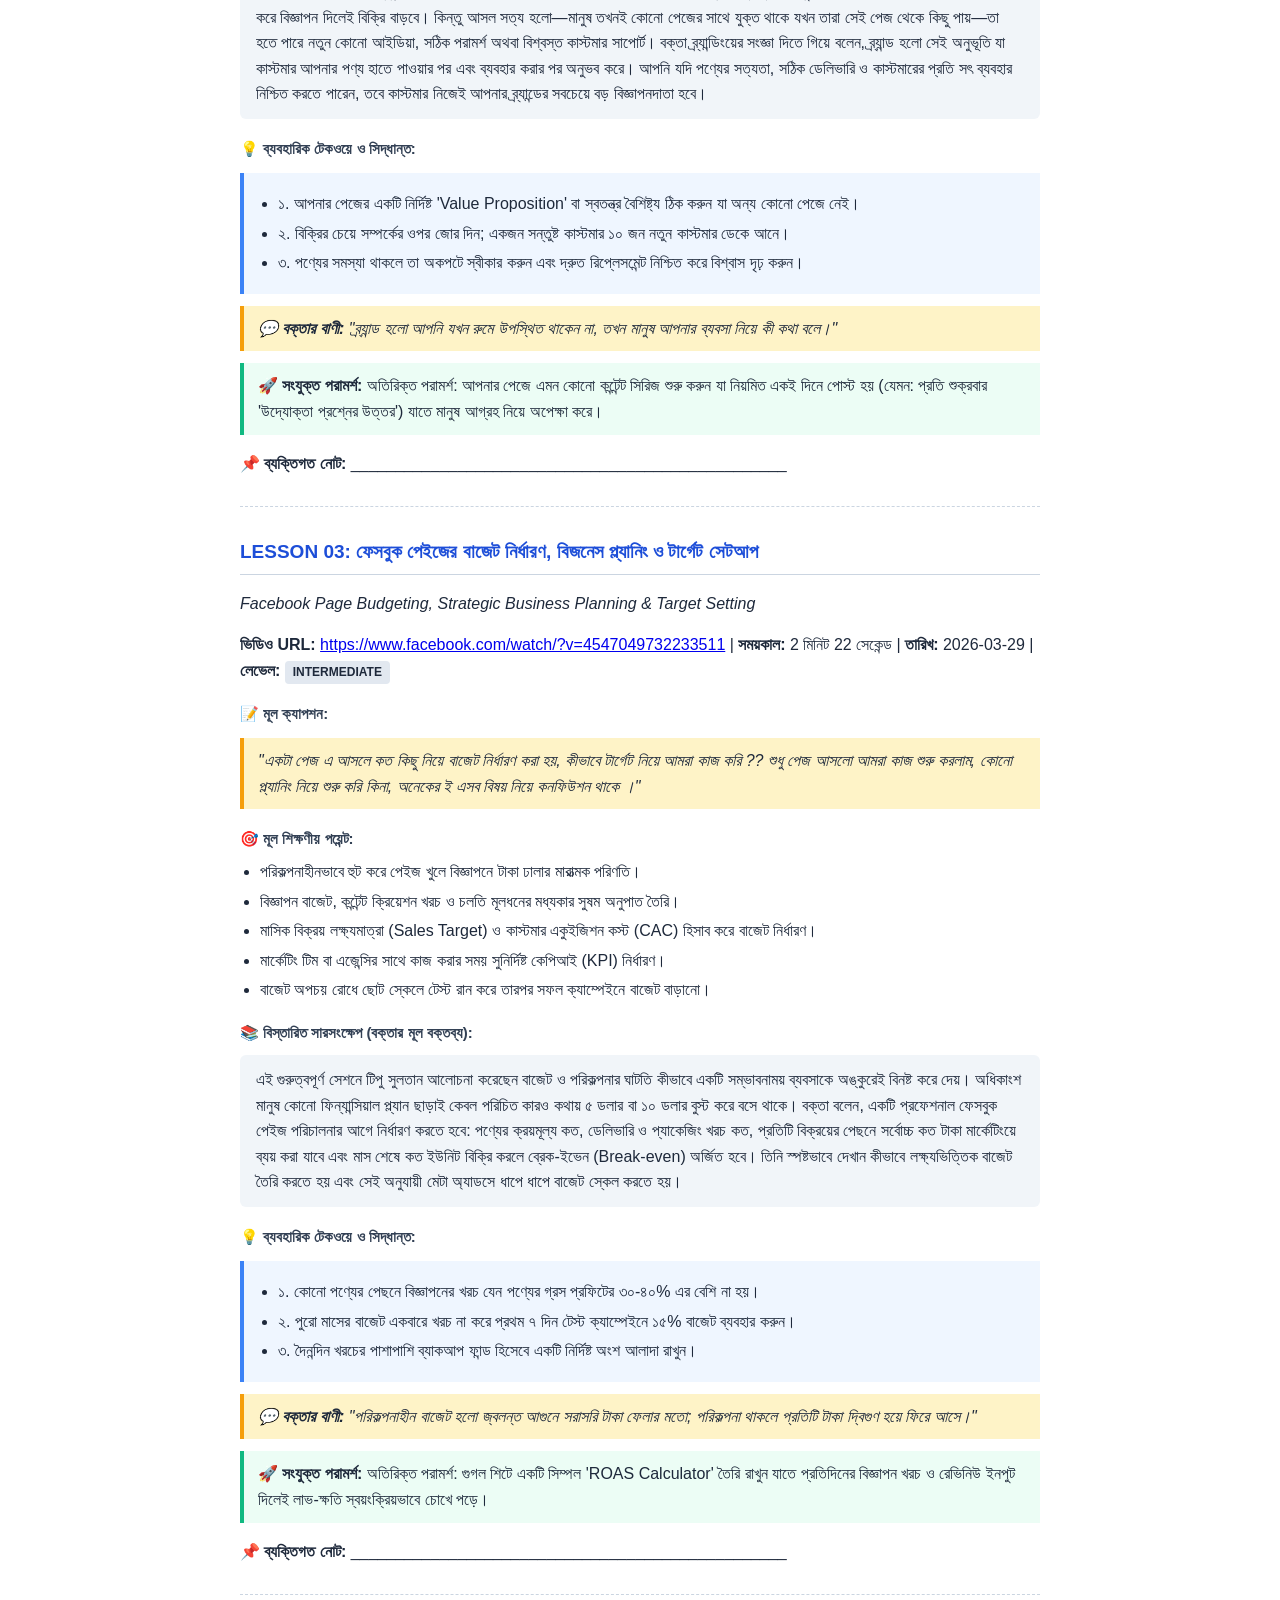
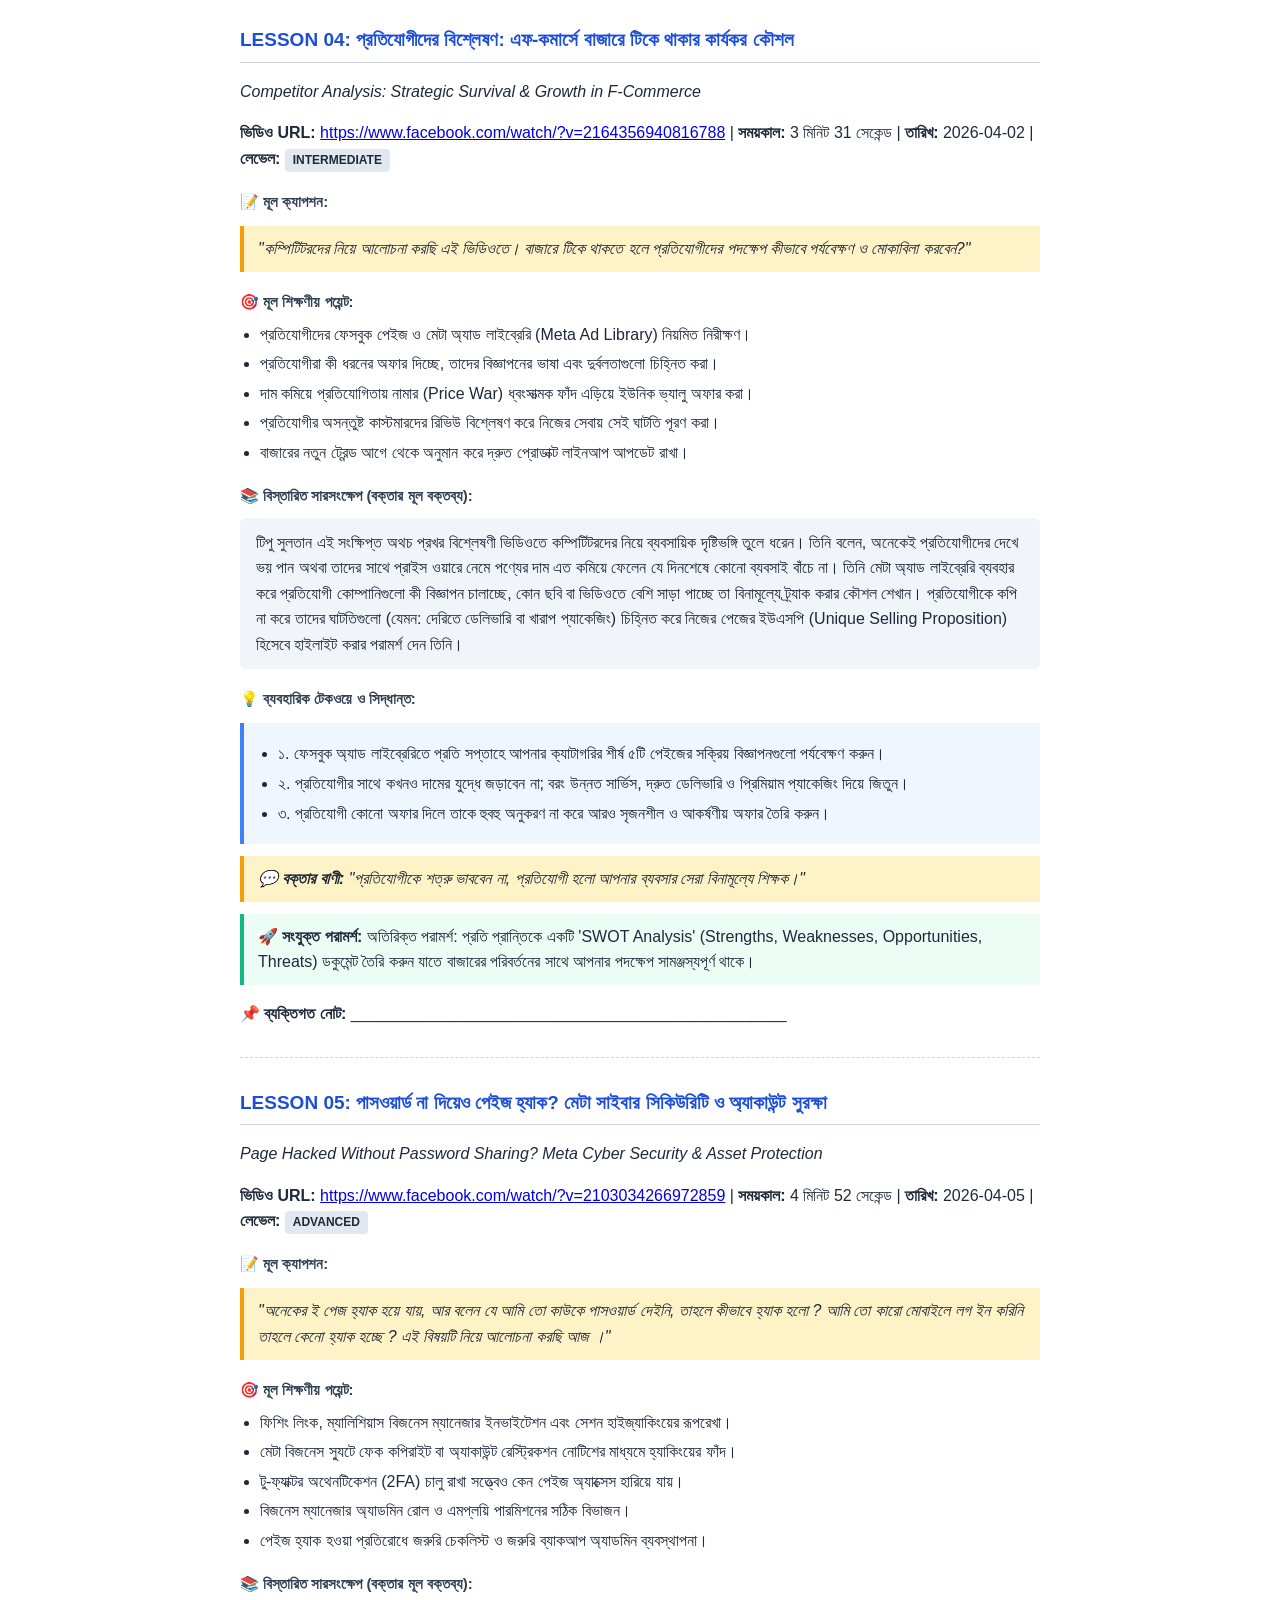
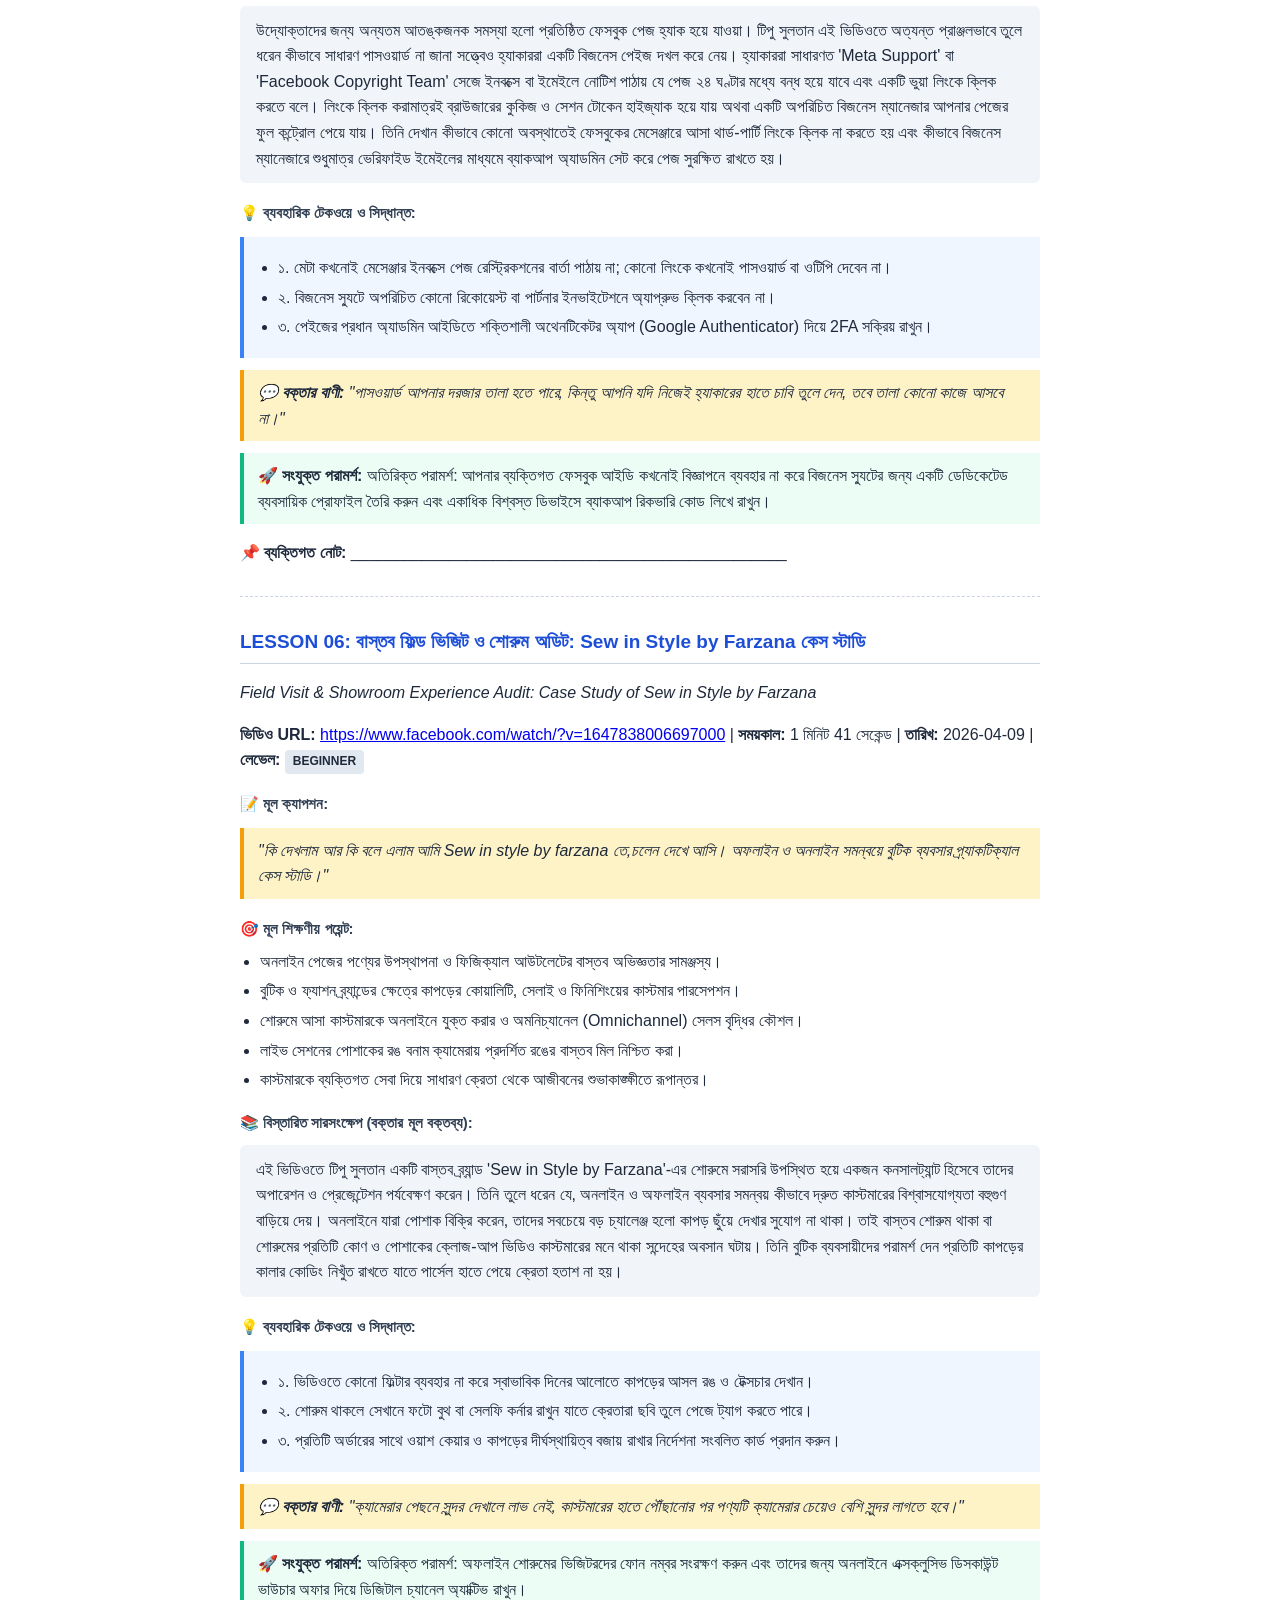
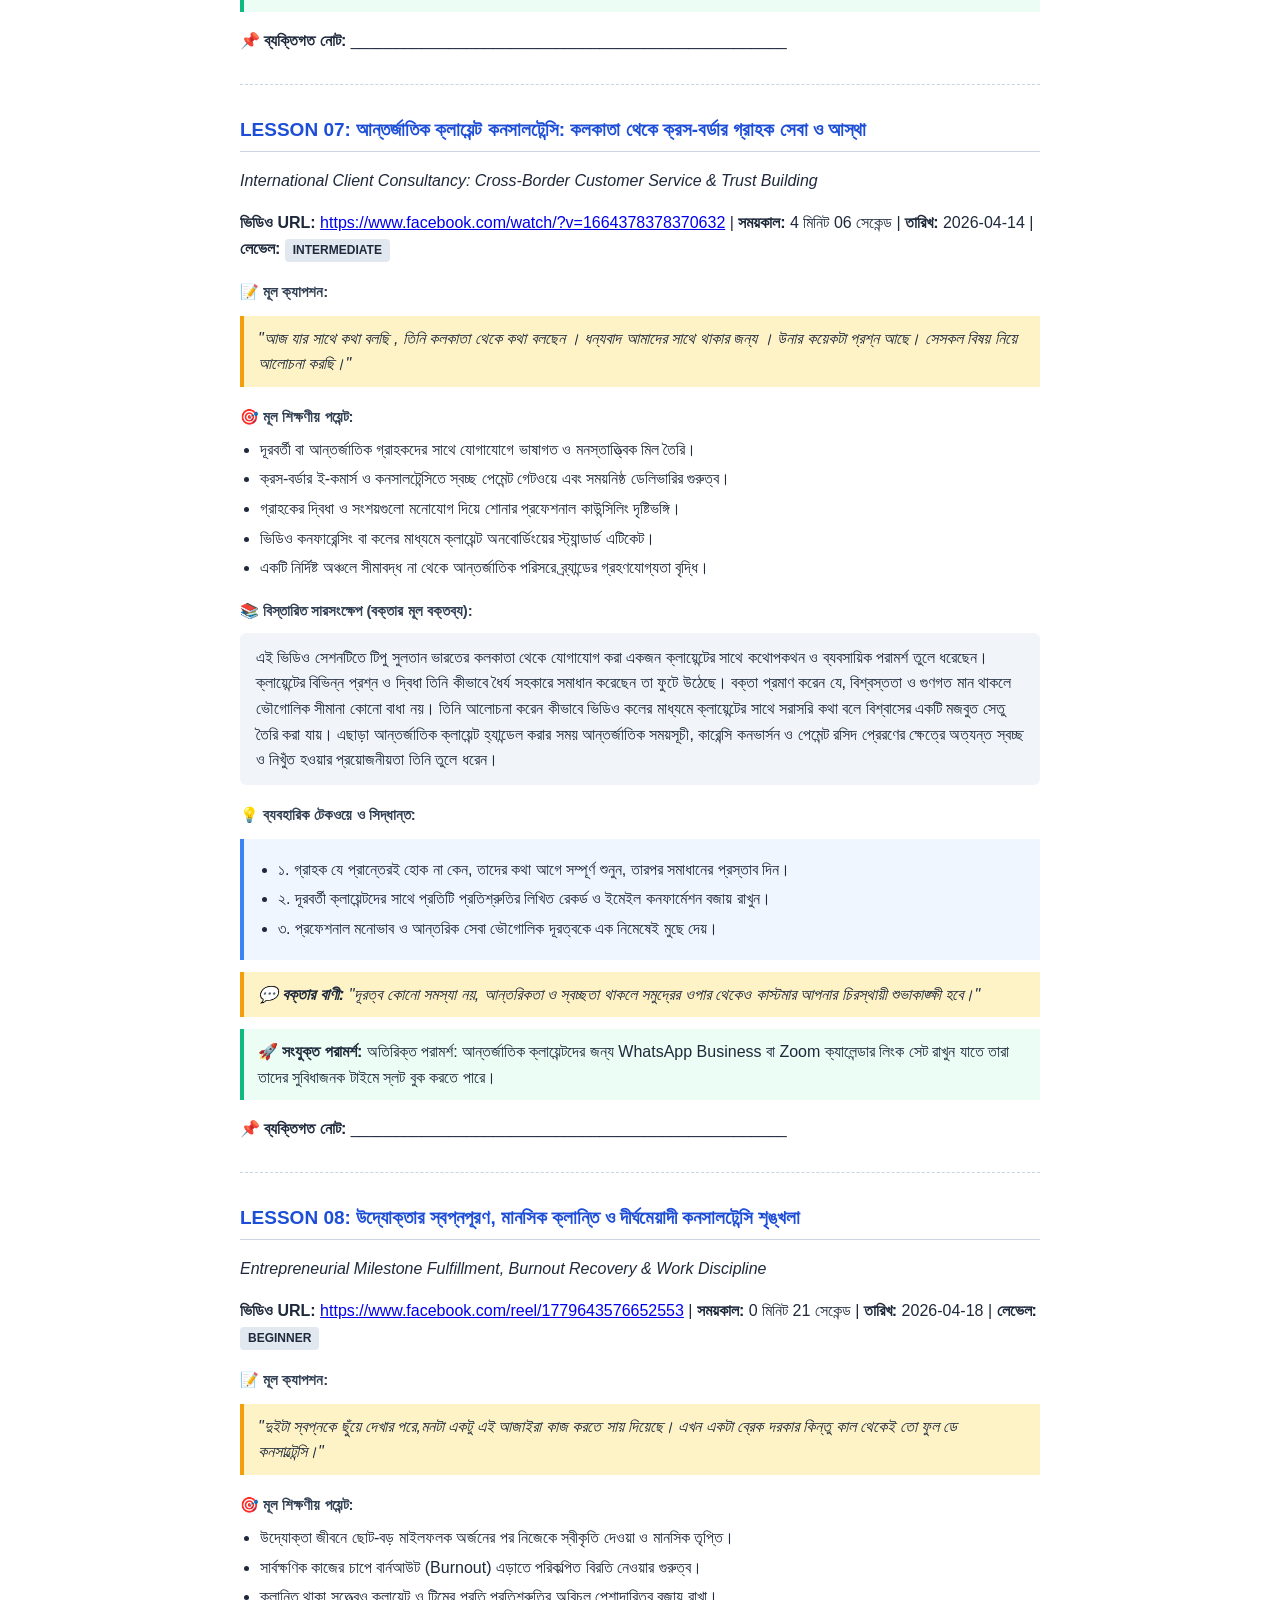
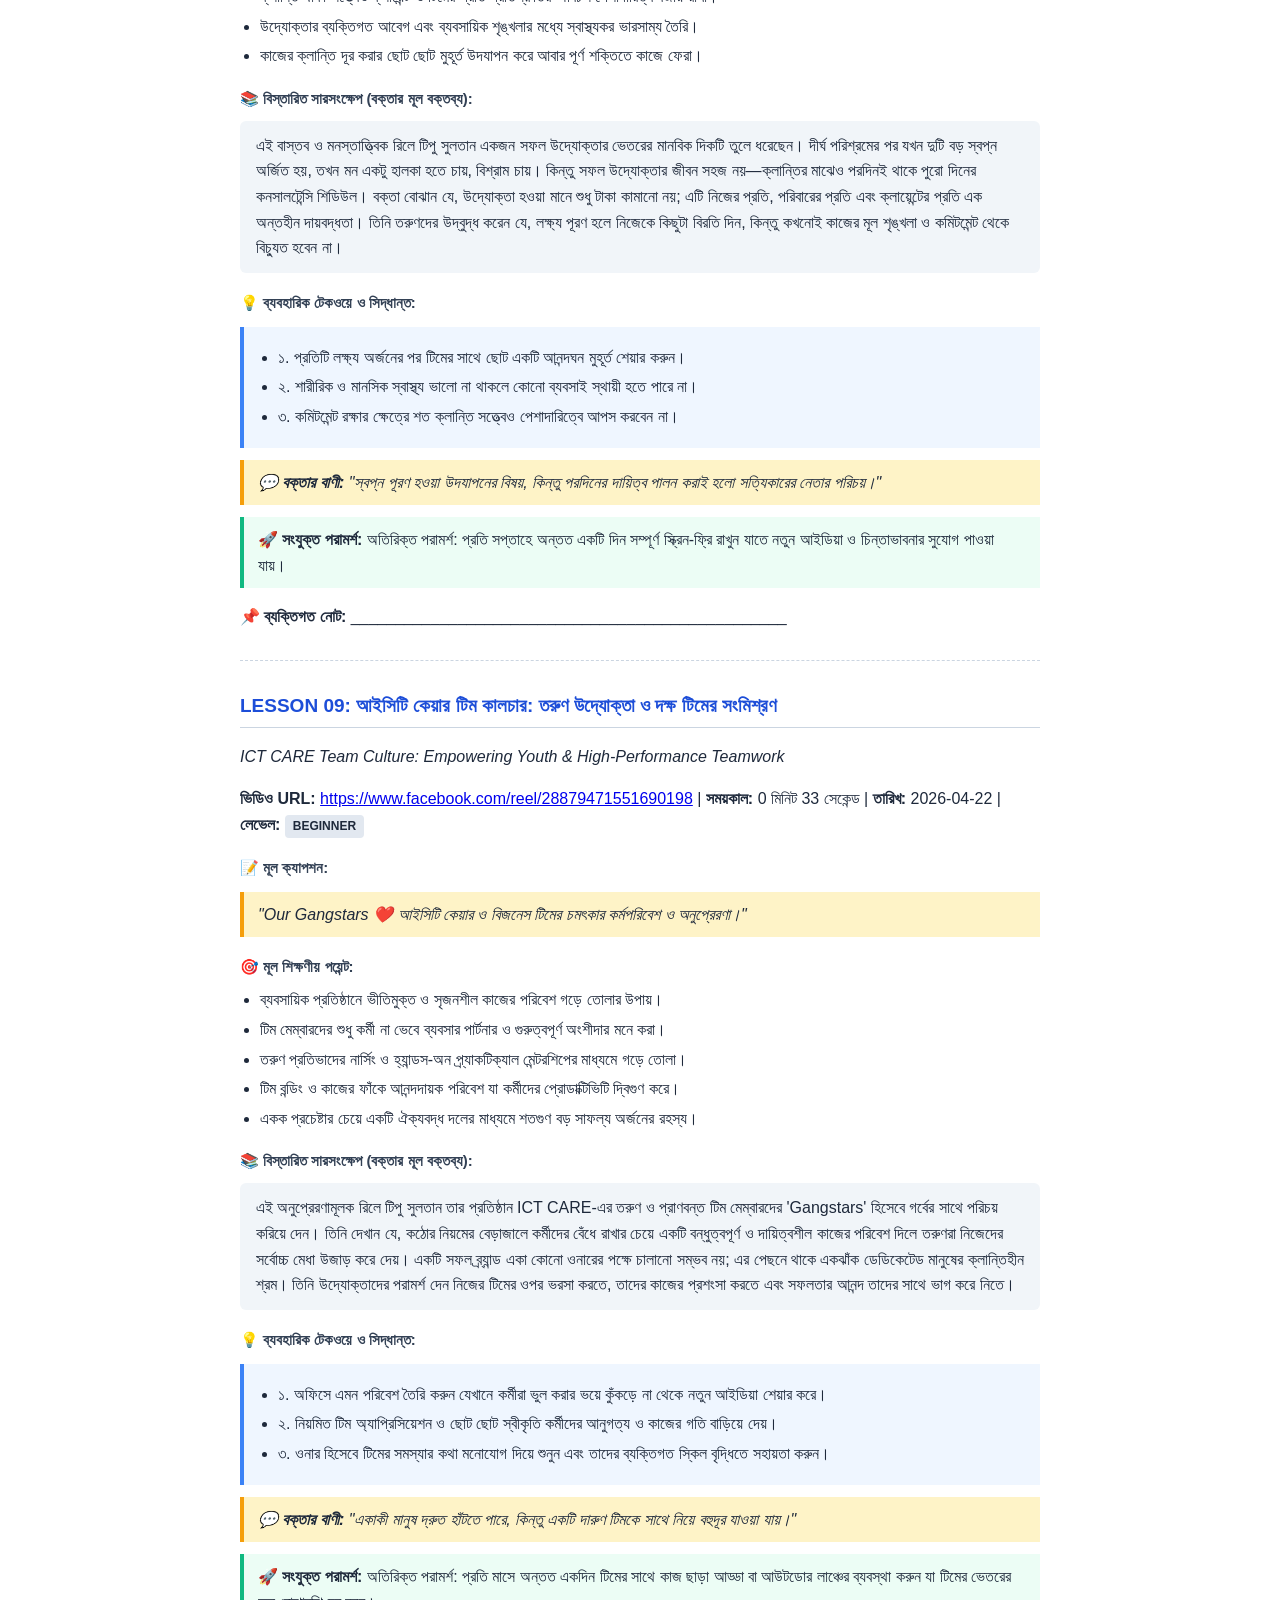
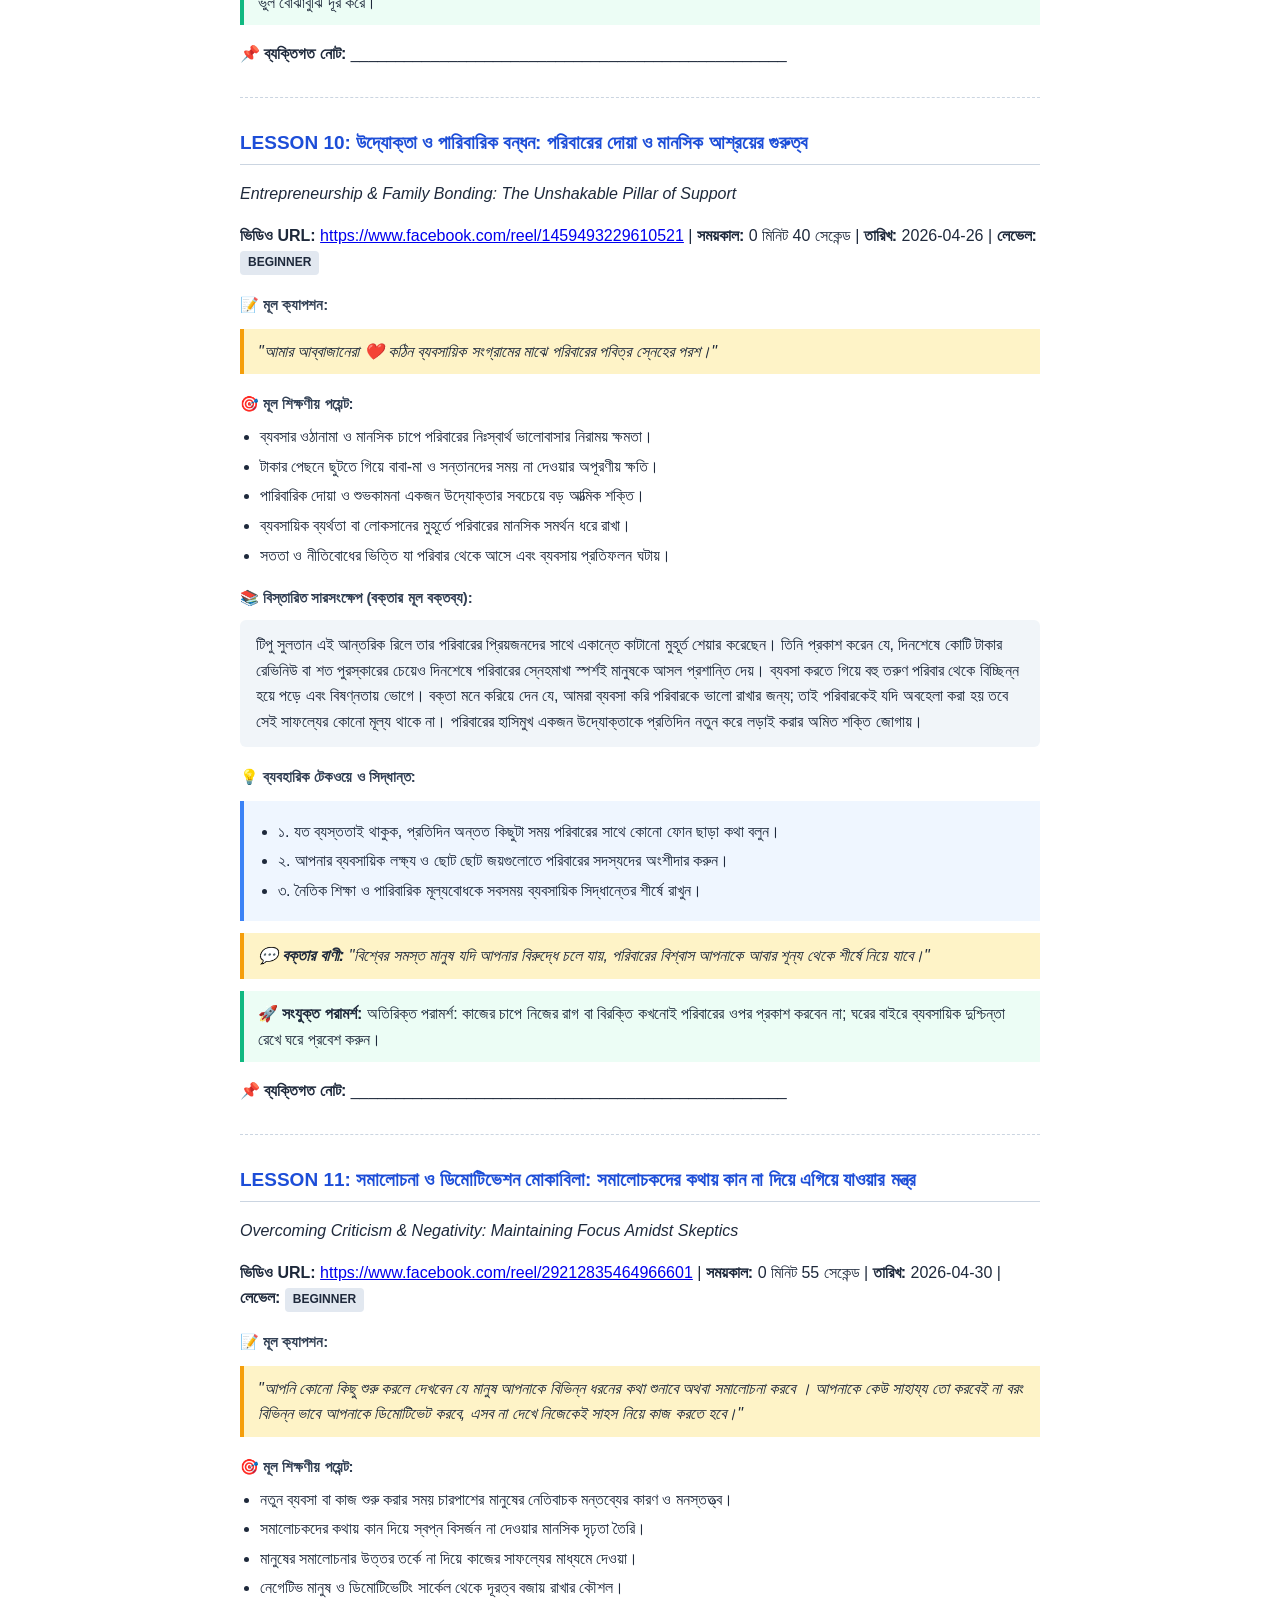
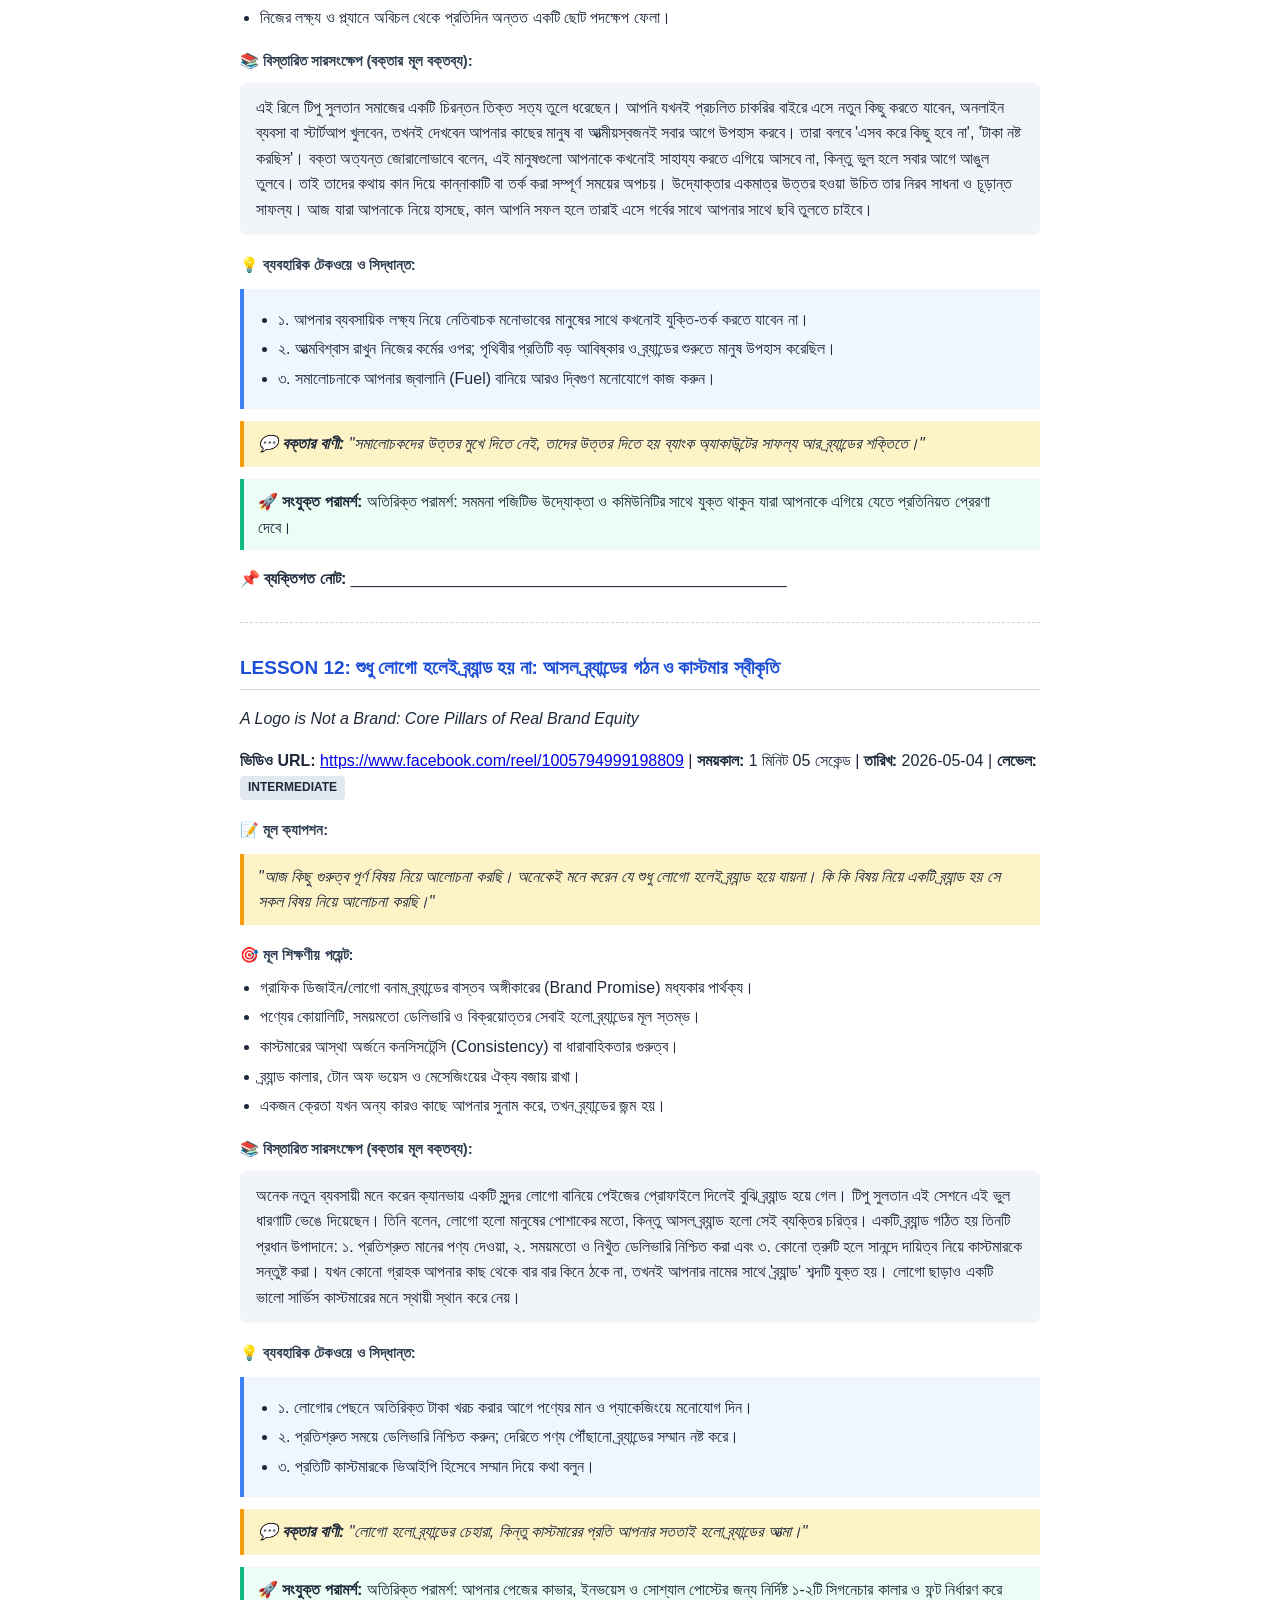
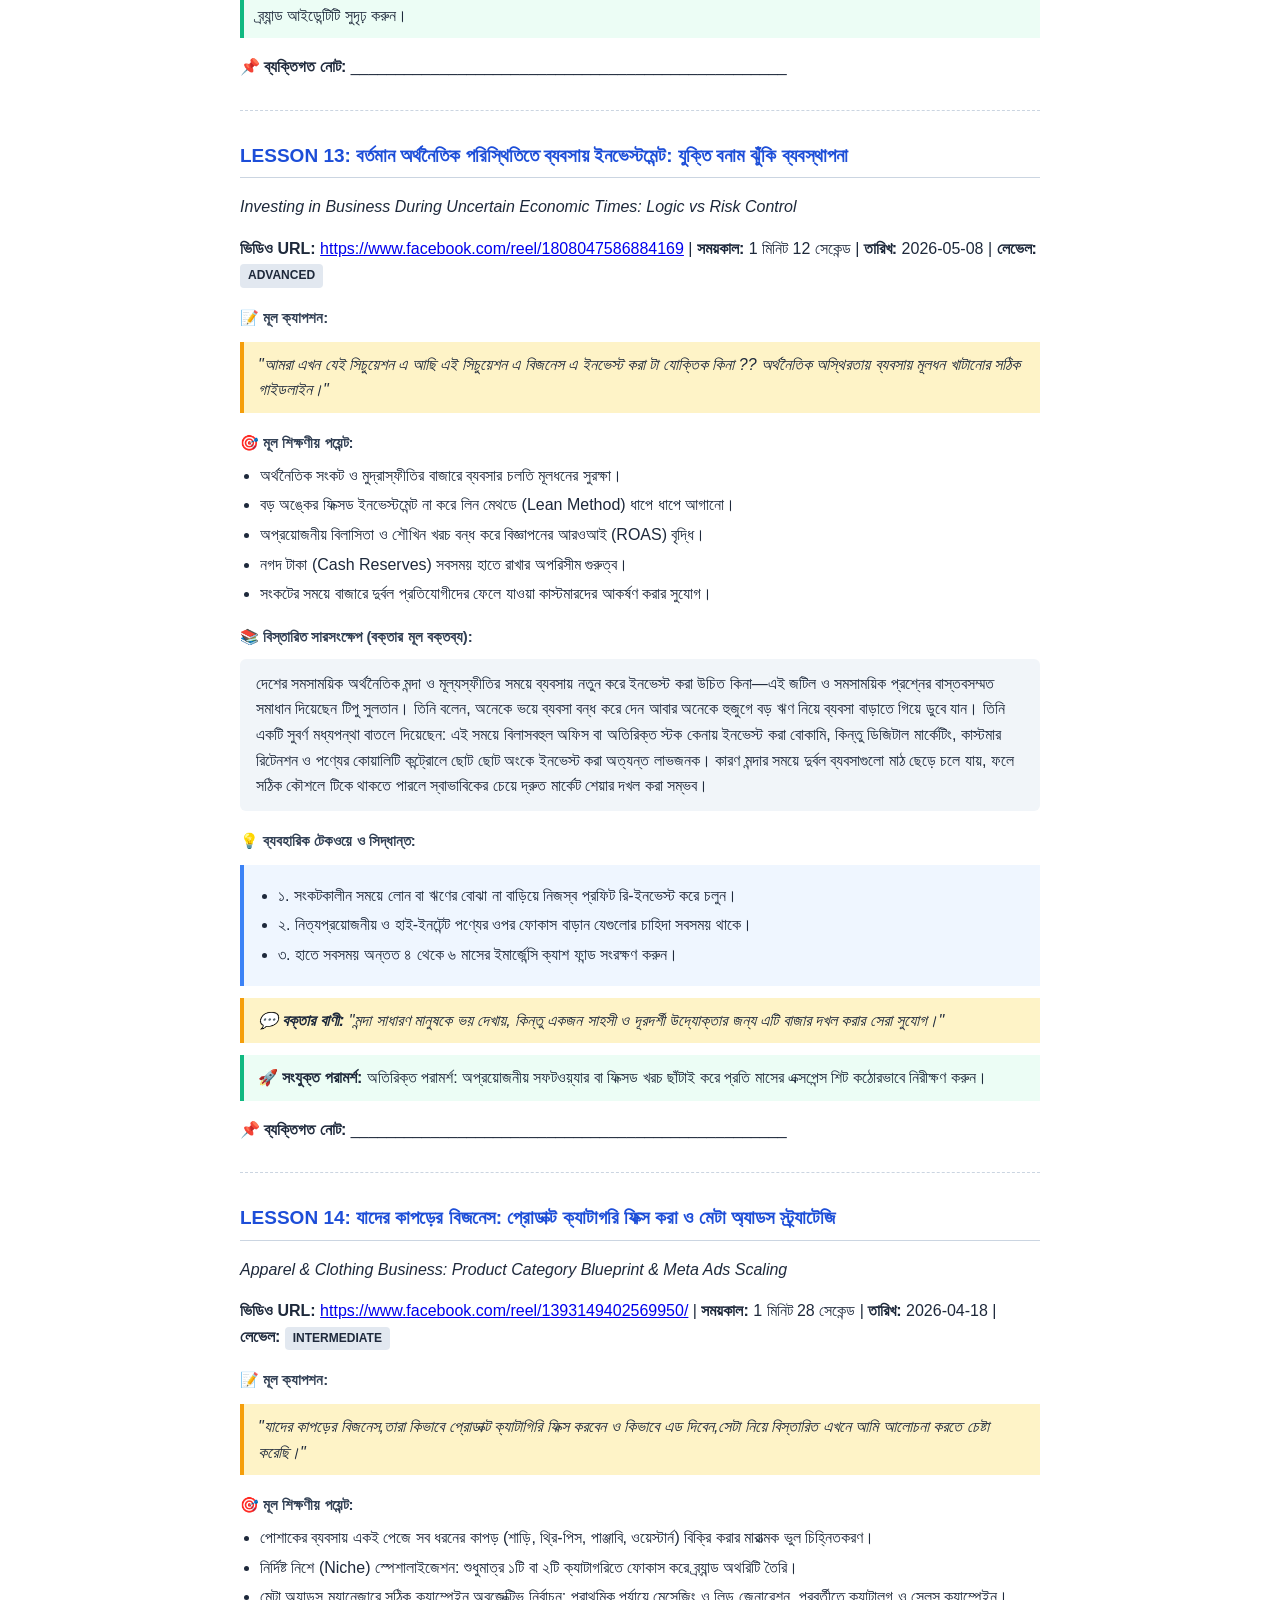
<file: output/google_docs_styled.html>
<!DOCTYPE html>
<html lang='bn'>
<head><meta charset='utf-8'><title>Facebook Video Lessons - Google Docs Ready</title>
<style>
body { font-family: 'Arial', sans-serif; line-height: 1.6; color: #1e293b; max-width: 800px; margin: 40px auto; padding: 20px; }
h1 { color: #1e3a8a; border-bottom: 2px solid #3b82f6; padding-bottom: 8px; font-size: 24px; }
h2 { color: #1d4ed8; font-size: 19px; margin-top: 30px; border-bottom: 1px solid #cbd5e1; padding-bottom: 6px; }
h3 { color: #334155; font-size: 15px; margin-top: 18px; margin-bottom: 6px; }
.header-box { background: #f8fafc; border: 1px solid #cbd5e1; border-radius: 8px; padding: 16px; margin-bottom: 24px; }
.quote-box { background: #fef3c7; border-left: 4px solid #f59e0b; padding: 10px 14px; margin: 12px 0; font-style: italic; }
.val-box { background: #ecfdf5; border-left: 4px solid #10b981; padding: 10px 14px; margin: 12px 0; }
.summary-box { background: #f1f5f9; padding: 12px 16px; border-radius: 6px; margin: 10px 0; }
.takeaways-box { background: #eff6ff; border-left: 4px solid #3b82f6; padding: 10px 14px; margin: 12px 0; }
ul { margin: 8px 0; padding-left: 20px; }
li { margin-bottom: 4px; }
.badge { display: inline-block; padding: 2px 8px; border-radius: 4px; font-size: 12px; font-weight: bold; background: #e2e8f0; }
</style></head><body>
<div class='header-box'>
<h1>📚 FACEBOOK VIDEO LEARNING SERIES</h1>
<p><strong>ইনস্ট্রাক্টর:</strong> টিপু সুলতান (প্রতিষ্ঠাতা, ICT CARE • লেখক: 'অনলাইন উদ্যোক্তার ১০০ দিন')</p>
<p><strong>সোর্স লিঙ্ক:</strong> <a href='https://www.facebook.com/share/14nc19UVKkk/'>https://www.facebook.com/share/14nc19UVKkk/</a></p>
<p><strong>মোট লেসন:</strong> 37 টি | <strong>জেনারেটেড:</strong> 2026-10-15 04:41 PM</p>
<h3>TABLE OF CONTENTS:</h3><ul>
<li><strong>Lesson 01:</strong> পেইজে শুধু সেল পোস্ট নয়: কনটেন্ট বৈচিত্র্য ও কাস্টমার কনফিউশন দূরীকরণ <span class='badge'>BEGINNER</span></li>
<li><strong>Lesson 02:</strong> মানুষ কেন আপনার পেইজে আসবে? সেলে ফোকাস বনাম ব্র্যান্ডিংয়ের আসল ভিত্তি <span class='badge'>INTERMEDIATE</span></li>
<li><strong>Lesson 03:</strong> ফেসবুক পেইজের বাজেট নির্ধারণ, বিজনেস প্ল্যানিং ও টার্গেট সেটআপ <span class='badge'>INTERMEDIATE</span></li>
<li><strong>Lesson 04:</strong> প্রতিযোগীদের বিশ্লেষণ: এফ-কমার্সে বাজারে টিকে থাকার কার্যকর কৌশল <span class='badge'>INTERMEDIATE</span></li>
<li><strong>Lesson 05:</strong> পাসওয়ার্ড না দিয়েও পেইজ হ্যাক? মেটা সাইবার সিকিউরিটি ও অ্যাকাউন্ট সুরক্ষা <span class='badge'>ADVANCED</span></li>
<li><strong>Lesson 06:</strong> বাস্তব ফিল্ড ভিজিট ও শোরুম অডিট: Sew in Style by Farzana কেস স্টাডি <span class='badge'>BEGINNER</span></li>
<li><strong>Lesson 07:</strong> আন্তর্জাতিক ক্লায়েন্ট কনসালটেন্সি: কলকাতা থেকে ক্রস-বর্ডার গ্রাহক সেবা ও আস্থা <span class='badge'>INTERMEDIATE</span></li>
<li><strong>Lesson 08:</strong> উদ্যোক্তার স্বপ্নপূরণ, মানসিক ক্লান্তি ও দীর্ঘমেয়াদী কনসালটেন্সি শৃঙ্খলা <span class='badge'>BEGINNER</span></li>
<li><strong>Lesson 09:</strong> আইসিটি কেয়ার টিম কালচার: তরুণ উদ্যোক্তা ও দক্ষ টিমের সংমিশ্রণ <span class='badge'>BEGINNER</span></li>
<li><strong>Lesson 10:</strong> উদ্যোক্তা ও পারিবারিক বন্ধন: পরিবারের দোয়া ও মানসিক আশ্রয়ের গুরুত্ব <span class='badge'>BEGINNER</span></li>
<li><strong>Lesson 11:</strong> সমালোচনা ও ডিমোটিভেশন মোকাবিলা: সমালোচকদের কথায় কান না দিয়ে এগিয়ে যাওয়ার মন্ত্র <span class='badge'>BEGINNER</span></li>
<li><strong>Lesson 12:</strong> শুধু লোগো হলেই ব্র্যান্ড হয় না: আসল ব্র্যান্ডের গঠন ও কাস্টমার স্বীকৃতি <span class='badge'>INTERMEDIATE</span></li>
<li><strong>Lesson 13:</strong> বর্তমান অর্থনৈতিক পরিস্থিতিতে ব্যবসায় ইনভেস্টমেন্ট: যুক্তি বনাম ঝুঁকি ব্যবস্থাপনা <span class='badge'>ADVANCED</span></li>
<li><strong>Lesson 14:</strong> যাদের কাপড়ের বিজনেস: প্রোডাক্ট ক্যাটাগরি ফিক্স করা ও মেটা অ্যাডস স্ট্র্যাটেজি <span class='badge'>INTERMEDIATE</span></li>
<li><strong>Lesson 15:</strong> ইকমার্স প্রোডাক্ট ফটোগ্রাফি ও ভিডিওগ্রাফি মাস্টারি: স্মার্টফোনে হাই-কনভার্টিং শুট <span class='badge'>INTERMEDIATE</span></li>
<li><strong>Lesson 16:</strong> ফেসবুক পেজ খোলার সঠিক টাইমিং ও প্রস্তুতি: হুজুগে পেজ না খুলে বিজনেস রেডি হওয়া <span class='badge'>BEGINNER</span></li>
<li><strong>Lesson 17:</strong> সেলস সাইকোলজি ও পারসিভড ভ্যালু: সাধারণ পণ্যকে অসাধারণ করে বিক্রি করার গোপন কৌশল <span class='badge'>INTERMEDIATE</span></li>
<li><strong>Lesson 18:</strong> সেনসিটিভ ও ইনারওয়্যার প্রোডাক্টের প্রফেশনাল মার্কেটিং ও মেটা অ্যাড পলিসি গাইডলাইন <span class='badge'>ADVANCED</span></li>
<li><strong>Lesson 19:</strong> ব্যবসায়িক পরামর্শ ও মেন্টরশিপের বাস্তবতা: ফ্রি বুদ্ধির ফাঁদ বনাম ডেটা-ড্রিভেন সিদ্ধান্ত <span class='badge'>INTERMEDIATE</span></li>
<li><strong>Lesson 20:</strong> জিরো বাজেট অর্গানিক মার্কেটিং: মেটা বিজ্ঞাপনে টাকা ছাড়া প্রথম সেলস আনার কৌশল <span class='badge'>BEGINNER</span></li>
<li><strong>Lesson 21:</strong> ইউনিক আইডিয়া বনাম পারফেক্ট এক্সিকিউশন: শুধু ধারণার ওপর নির্ভর না করে মাঠে নামার উপায় <span class='badge'>BEGINNER</span></li>
<li><strong>Lesson 22:</strong> নন-টার্গেটেড অডিয়েন্সের মারাত্মক ক্ষতি: ভুল অডিয়েন্স কীভাবে মেটা অ্যালগরিদম ও বাজেট নষ্ট করে <span class='badge'>ADVANCED</span></li>
<li><strong>Lesson 23:</strong> কাস্টমার রিটেনশন ও রিপিট পারচেজ: প্রোডাক্ট কোয়ালিটির শক্তিতে সিএসি (CAC) কমানোর ম্যাজিক <span class='badge'>INTERMEDIATE</span></li>
<li><strong>Lesson 24:</strong> স্টক ক্লিয়ারেন্স সেলস স্ট্র্যাটেজি: ডেড ইনভেন্টরি আটকে না রেখে নগদ টাকায় রূপান্তরের কৌশল <span class='badge'>INTERMEDIATE</span></li>
<li><strong>Lesson 25:</strong> সেলস প্ল্যানিং ও মার্কেটিং রোডম্যাপ: এলোমেলো দৌড়াদৌড়ি বন্ধ করে সুনির্দিষ্ট বিক্রয় লক্ষ্যমাত্রা নির্ধারণ <span class='badge'>INTERMEDIATE</span></li>
<li><strong>Lesson 26:</strong> অমনিচ্যানেল রিটেইল এক্সপানশন: অনলাইন থেকে অফলাইন মেগা শপ ও ফিজিক্যাল আউটলেটে রূপান্তর <span class='badge'>ADVANCED</span></li>
<li><strong>Lesson 27:</strong> কর্পোরেট ওয়ার্কস্পেস ডিজাইন ও পেশাদার টিম কালচার: ক্লায়েন্ট ট্রাস্ট ও উৎপাদনশীলতা বৃদ্ধি <span class='badge'>BEGINNER</span></li>
<li><strong>Lesson 28:</strong> লিডারশিপ ও সারপ্রাইজ কালচার: টিম মোটিভেশন, আবেগীয় ক্যাপিটাল ও কর্মক্ষেত্র ভালোবাসা <span class='badge'>INTERMEDIATE</span></li>
<li><strong>Lesson 29:</strong> তরুণ প্রতিভার শক্তি ও গ্যাংস্টার কালচার: এজেন্সির সৃষ্টিশীল এক্সিকিউশন ও নির্ভীক দল গঠন <span class='badge'>INTERMEDIATE</span></li>
<li><strong>Lesson 30:</strong> স্কিল বেইজড একাডেমি ও নিশ বিজনেস কনসাল্টিং: রিয়েল-টাইম সার্ভিস ডেলিভারি ও প্রজেক্ট ম্যানেজমেন্ট <span class='badge'>ADVANCED</span></li>
<li><strong>Lesson 31:</strong> ভিজ্যুয়াল স্টোরিটেলিং ও প্রিমিয়াম প্রোডাক্ট পজিশনিং: ক্লাসিকাল শুটের মাধ্যমে পণ্যের পারসিভড ভ্যালু বৃদ্ধি <span class='badge'>INTERMEDIATE</span></li>
<li><strong>Lesson 32:</strong> এজেন্সি ও বিজনেস স্কেলিং রোডম্যাপ: অবকাঠামোগত সক্ষমতা বৃদ্ধি, মাইলফলক অর্জন ও কোয়ালিটি কন্ট্রোল <span class='badge'>ADVANCED</span></li>
<li><strong>Lesson 33:</strong> উৎসবকালীন মার্কেটিং ও অডিয়েন্স নার্চারিং: বিক্রির চাপ ছাড়া গ্রাহক ভালোবাসা ও ব্র্যান্ড লয়ালটি তৈরি <span class='badge'>BEGINNER</span></li>
<li><strong>Lesson 34:</strong> সেলস কমে যাওয়ার আসল কারণ ও প্রেডিক্টেবল সেলস সিস্টেম: বিজ্ঞাপন নয়, সেলস প্রসেস অডিট <span class='badge'>ADVANCED</span></li>
<li><strong>Lesson 35:</strong> আপনার অজ্ঞতা কাউকে বড় করে না, আপনার অজ্ঞতাই আপনাকে ঠকায়: মৌলিক জ্ঞান, স্কিল ও কাজের স্বাধীনতা <span class='badge'>ADVANCED</span></li>
<li><strong>Lesson 36:</strong> বিজনেস লঞ্চ ব্লুপ্রিন্ট: 'ভাই, আমি শুরু করবো কিভাবে?' — প্রোডাক্ট নির্বাচন, ব্র্যান্ড নাম ও প্রথম ৩০ দিনের রোডম্যাপ <span class='badge'>BEGINNER</span></li>
<li><strong>Lesson 37:</strong> পেশাদার কনসালটেন্সি, সময়ের মূল্যায়ন ও কাজের সিস্টেম্যাটিক নিয়মাবলী: ফ্রি সার্ভিসের ফাঁদ থেকে মুক্তি <span class='badge'>INTERMEDIATE</span></li>
</ul></div>
<h2>LESSON 01: পেইজে শুধু সেল পোস্ট নয়: কনটেন্ট বৈচিত্র্য ও কাস্টমার কনফিউশন দূরীকরণ</h2>
<p><em>Beyond Sales Posts: Content Diversity & Eliminating Customer Confusion</em></p>
<p><strong>ভিডিও URL:</strong> <a href='https://www.facebook.com/watch/?v=1799107854858722'>https://www.facebook.com/watch/?v=1799107854858722</a> | <strong>সময়কাল:</strong> 6 মিনিট 15 সেকেন্ড | <strong>তারিখ:</strong> 2026-03-20 | <strong>লেভেল:</strong> <span class='badge'>BEGINNER</span></p>
<h3>📝 মূল ক্যাপশন:</h3>
<div class='quote-box'>"সবাই যদি পেজে শুধু সেল পোস্ট করে, তাহলে কাস্টমারগণ কনফিউজড হয়ে যাবে। এই বিষয় নিয়েই আলোচনা করেছি এই ভিডিওতে।"</div>
<h3>🎯 মূল শিক্ষণীয় পয়েন্ট:</h3><ul>
<li>শুধুমাত্র পণ্য ও দামের পোস্ট দিলে ফেসবুক অ্যালগরিদমে অর্গানিক রিচ বন্ধ হয়ে যাওয়ার কারণ।</li>
<li>৮০/২০ রুল: ৮০% শিক্ষণীয় ও সচেতনতামূলক কনটেন্ট এবং ২০% সরাসরি বিক্রয় অফার পোস্ট করা।</li>
<li>কাস্টমারের মনে দ্বিধা ও কনফিউশন কেন তৈরি হয় এবং তা কীভাবে কমানো সম্ভব।</li>
<li>পণ্য ব্যবহারের উপকারিতা, টিপস এবং কাস্টমার সমস্যা সমাধানের ইনফোগ্রাফিক ও ভিডিও পোস্ট।</li>
<li>বিক্রির আগে কাস্টমারের সাথে দীর্ঘমেয়াদী বিশ্বাস ও সম্পৃক্ততা (Engagement) তৈরি করা।</li>
</ul>
<h3>📚 বিস্তারিত সারসংক্ষেপ (বক্তার মূল বক্তব্য):</h3>
<div class='summary-box'>এই বাস্তব ভিডিও সেশনে টিপু সুলতান অনলাইন পেজ ওনারদের সবচেয়ে মারাত্মক ভুল চিহ্নিত করেছেন—সকাল থেকে রাত পর্যন্ত শুধু 'দাম এত, অর্ডার করতে ইনবক্স করুন' টাইপের সেল পোস্ট করা। তিনি ব্যাখ্যা করেন যে, ফেসবুক কোনো ই-কমার্স শপিং মল নয়, এটি একটি সোশ্যাল নেটওয়ার্ক যেখানে মানুষ বিনোদন ও জানতে আসে। যখন কোনো পেজ সারাক্ষণ পণ্য বিক্রির পোস্ট দিতে থাকে, তখন অডিয়েন্স বিরক্ত হয়ে পেজ আনফলো করে এবং কোনো পোস্টেই লাইক বা কমেন্ট করে না। এর ফলে মেটার অ্যালগরিদম ধরে নেয় পেজটির কোনো কোয়ালিটি নেই এবং এর অর্গানিক রিচ শূন্যের কোঠায় নামিয়ে দেয়। টিপু সুলতান পরামর্শ দেন যে, পণ্যের পেছনের গল্প, ক্রেতা কীভাবে এটি দিয়ে উপকৃত হবে এবং বাজার সংক্রান্ত সঠিক তথ্য শেয়ার করলে মানুষ পেজে নিয়মিত চোখ রাখবে এবং যখন কোনো সেল অফার দেওয়া হবে তখন তারা সানন্দে অর্ডার করবে।</div>
<h3>💡 ব্যবহারিক টেকওয়ে ও সিদ্ধান্ত:</h3>
<div class='takeaways-box'><ul>
<li>১. প্রতিদিনের ৩টি পোস্টের মধ্যে অন্তত ২টি রাখুন জ্ঞানমূলক, সচেতনতামূলক বা মজাদার আলোচনা।</li>
<li>২. কাস্টমারকে জোর করে কেনার অনুরোধ না করে, পণ্যটি কীভাবে তাদের দৈনন্দিন জীবন সহজ করবে তা দেখান।</li>
<li>৩. ইনবক্স করার জন্য জোরাজুরি বন্ধ করে কমেন্ট সেকশনে কাস্টমারদের প্রশ্নের সরাসরি ও সৎ উত্তর দিন।</li>
</ul></div>
<div class='quote-box'>💬 <strong>বক্তার বাণী:</strong> "ফেসবুকে মানুষ কিনতে আসে না, মানুষ সময় কাটাতে আসে। আপনি যদি তাদের মূল্যবান তথ্য দিয়ে ধরে রাখতে পারেন, কেনাকাটা আপনা থেকেই হবে।"</div>
<div class='val-box'>🚀 <strong>সংযুক্ত পরামর্শ:</strong> অতিরিক্ত পরামর্শ: প্রতি সপ্তাহে একটি 'কাস্টমার এফএকিউ' (FAQ) ভিডিও বা লাইভ সেশন করুন যেখানে সাধারণ মানুষের সাধারণ প্রশ্নগুলোর উত্তর দেবেন। এতে পেজের ট্রাস্ট স্কোর ৫০% বেড়ে যায়।</div>
<p><strong>📌 ব্যক্তিগত নোট:</strong> _________________________________________________</p>
<hr style='border: 0; border-top: 1px dashed #cbd5e1; margin: 30px 0;'>
<h2>LESSON 02: মানুষ কেন আপনার পেইজে আসবে? সেলে ফোকাস বনাম ব্র্যান্ডিংয়ের আসল ভিত্তি</h2>
<p><em>Why Customers Visit Your Page: Sales Focus vs Real Branding Essentials</em></p>
<p><strong>ভিডিও URL:</strong> <a href='https://www.facebook.com/watch/?v=1074861638689673'>https://www.facebook.com/watch/?v=1074861638689673</a> | <strong>সময়কাল:</strong> 5 মিনিট 08 সেকেন্ড | <strong>তারিখ:</strong> 2026-03-24 | <strong>লেভেল:</strong> <span class='badge'>INTERMEDIATE</span></p>
<h3>📝 মূল ক্যাপশন:</h3>
<div class='quote-box'>"মানুষ কেনো আসবে আপনার পেজ এ ? শুধুমাত্র সেল এ ফোকাস করলেই সেল আসবে ?? আসলে কোথায় ফোকাস করা উচিত ?? ব্র্যান্ড তৈরি হতে কি কি প্রয়োজন ? এসব সকল বিষয় নিয়ে আলোচনা করছি এই ভিডিওতে।"</div>
<h3>🎯 মূল শিক্ষণীয় পয়েন্ট:</h3><ul>
<li>কাস্টমার ইনটেনশন বোঝা: হাজারো পেজের ভিড়ে কাস্টমার কেন আপনার পেজে লাইক বা ফলো দেবে।</li>
<li>ব্র্যান্ড তৈরি মানে শুধু সুন্দর লোগো বা কাভার ফটো নয়, এটি কাস্টমারের পাওয়া অভিজ্ঞতার সমষ্টি।</li>
<li>সরাসরি বিক্রয় চাপের বাইরে গিয়ে কাস্টমারকে পেজে নিয়মিত আসার একটি শক্তিশালী কারণ দেওয়া।</li>
<li>সোশ্যাল প্রুফ ও রিয়েল রিভিউকে ব্র্যান্ডের কেন্দ্রীয় শক্তিতে রূপান্তর করার কৌশল।</li>
<li>স্বল্পমেয়াদী লাভের লোভ পরিহার করে ব্র্যান্ড ভ্যালু ও গ্রহণযোগ্যতা তৈরি করা।</li>
</ul>
<h3>📚 বিস্তারিত সারসংক্ষেপ (বক্তার মূল বক্তব্য):</h3>
<div class='summary-box'>টিপু সুলতান এই ভিডিওতে একজন অনলাইন উদ্যোক্তাকে প্রশ্ন করেছেন: 'একজন মানুষ নিজের মূল্যবান সময় নষ্ট করে আপনার পেজে কেন আসবে? বাজারে আপনার চেয়ে বড় ব্র্যান্ড থাকতে তারা কেন আপনাকে বেছে নেবে?' তিনি দেখান যে, নতুন উদ্যোক্তারা শুধু পেজের নামের ওপর নির্ভর করে এবং মনে করে বিজ্ঞাপন দিলেই বিক্রি বাড়বে। কিন্তু আসল সত্য হলো—মানুষ তখনই কোনো পেজের সাথে যুক্ত থাকে যখন তারা সেই পেজ থেকে কিছু পায়—তা হতে পারে নতুন কোনো আইডিয়া, সঠিক পরামর্শ অথবা বিশ্বস্ত কাস্টমার সাপোর্ট। বক্তা ব্র্যান্ডিংয়ের সংজ্ঞা দিতে গিয়ে বলেন, ব্র্যান্ড হলো সেই অনুভূতি যা কাস্টমার আপনার পণ্য হাতে পাওয়ার পর এবং ব্যবহার করার পর অনুভব করে। আপনি যদি পণ্যের সত্যতা, সঠিক ডেলিভারি ও কাস্টমারের প্রতি সৎ ব্যবহার নিশ্চিত করতে পারেন, তবে কাস্টমার নিজেই আপনার ব্র্যান্ডের সবচেয়ে বড় বিজ্ঞাপনদাতা হবে।</div>
<h3>💡 ব্যবহারিক টেকওয়ে ও সিদ্ধান্ত:</h3>
<div class='takeaways-box'><ul>
<li>১. আপনার পেজের একটি নির্দিষ্ট 'Value Proposition' বা স্বতন্ত্র বৈশিষ্ট্য ঠিক করুন যা অন্য কোনো পেজে নেই।</li>
<li>২. বিক্রির চেয়ে সম্পর্কের ওপর জোর দিন; একজন সন্তুষ্ট কাস্টমার ১০ জন নতুন কাস্টমার ডেকে আনে।</li>
<li>৩. পণ্যের সমস্যা থাকলে তা অকপটে স্বীকার করুন এবং দ্রুত রিপ্লেসমেন্ট নিশ্চিত করে বিশ্বাস দৃঢ় করুন।</li>
</ul></div>
<div class='quote-box'>💬 <strong>বক্তার বাণী:</strong> "ব্র্যান্ড হলো আপনি যখন রুমে উপস্থিত থাকেন না, তখন মানুষ আপনার ব্যবসা নিয়ে কী কথা বলে।"</div>
<div class='val-box'>🚀 <strong>সংযুক্ত পরামর্শ:</strong> অতিরিক্ত পরামর্শ: আপনার পেজে এমন কোনো কন্টেন্ট সিরিজ শুরু করুন যা নিয়মিত একই দিনে পোস্ট হয় (যেমন: প্রতি শুক্রবার 'উদ্যোক্তা প্রশ্নের উত্তর') যাতে মানুষ আগ্রহ নিয়ে অপেক্ষা করে।</div>
<p><strong>📌 ব্যক্তিগত নোট:</strong> _________________________________________________</p>
<hr style='border: 0; border-top: 1px dashed #cbd5e1; margin: 30px 0;'>
<h2>LESSON 03: ফেসবুক পেইজের বাজেট নির্ধারণ, বিজনেস প্ল্যানিং ও টার্গেট সেটআপ</h2>
<p><em>Facebook Page Budgeting, Strategic Business Planning & Target Setting</em></p>
<p><strong>ভিডিও URL:</strong> <a href='https://www.facebook.com/watch/?v=4547049732233511'>https://www.facebook.com/watch/?v=4547049732233511</a> | <strong>সময়কাল:</strong> 2 মিনিট 22 সেকেন্ড | <strong>তারিখ:</strong> 2026-03-29 | <strong>লেভেল:</strong> <span class='badge'>INTERMEDIATE</span></p>
<h3>📝 মূল ক্যাপশন:</h3>
<div class='quote-box'>"একটা পেজ এ আসলে কত কিছু নিয়ে বাজেট নির্ধারণ করা হয়, কীভাবে টার্গেট নিয়ে আমরা কাজ করি ?? শুধু পেজ আসলো আমরা কাজ শুরু করলাম, কোনো প্ল্যানিং নিয়ে শুরু করি কিনা, অনেকের ই এসব বিষয় নিয়ে কনফিউশন থাকে ।"</div>
<h3>🎯 মূল শিক্ষণীয় পয়েন্ট:</h3><ul>
<li>পরিকল্পনাহীনভাবে হুট করে পেইজ খুলে বিজ্ঞাপনে টাকা ঢালার মারাত্মক পরিণতি।</li>
<li>বিজ্ঞাপন বাজেট, কন্টেন্ট ক্রিয়েশন খরচ ও চলতি মূলধনের মধ্যকার সুষম অনুপাত তৈরি।</li>
<li>মাসিক বিক্রয় লক্ষ্যমাত্রা (Sales Target) ও কাস্টমার একুইজিশন কস্ট (CAC) হিসাব করে বাজেট নির্ধারণ।</li>
<li>মার্কেটিং টিম বা এজেন্সির সাথে কাজ করার সময় সুনির্দিষ্ট কেপিআই (KPI) নির্ধারণ।</li>
<li>বাজেট অপচয় রোধে ছোট স্কেলে টেস্ট রান করে তারপর সফল ক্যাম্পেইনে বাজেট বাড়ানো।</li>
</ul>
<h3>📚 বিস্তারিত সারসংক্ষেপ (বক্তার মূল বক্তব্য):</h3>
<div class='summary-box'>এই গুরুত্বপূর্ণ সেশনে টিপু সুলতান আলোচনা করেছেন বাজেট ও পরিকল্পনার ঘাটতি কীভাবে একটি সম্ভাবনাময় ব্যবসাকে অঙ্কুরেই বিনষ্ট করে দেয়। অধিকাংশ মানুষ কোনো ফিন্যান্সিয়াল প্ল্যান ছাড়াই কেবল পরিচিত কারও কথায় ৫ ডলার বা ১০ ডলার বুস্ট করে বসে থাকে। বক্তা বলেন, একটি প্রফেশনাল ফেসবুক পেইজ পরিচালনার আগে নির্ধারণ করতে হবে: পণ্যের ক্রয়মূল্য কত, ডেলিভারি ও প্যাকেজিং খরচ কত, প্রতিটি বিক্রয়ের পেছনে সর্বোচ্চ কত টাকা মার্কেটিংয়ে ব্যয় করা যাবে এবং মাস শেষে কত ইউনিট বিক্রি করলে ব্রেক-ইভেন (Break-even) অর্জিত হবে। তিনি স্পষ্টভাবে দেখান কীভাবে লক্ষ্যভিত্তিক বাজেট তৈরি করতে হয় এবং সেই অনুযায়ী মেটা অ্যাডসে ধাপে ধাপে বাজেট স্কেল করতে হয়।</div>
<h3>💡 ব্যবহারিক টেকওয়ে ও সিদ্ধান্ত:</h3>
<div class='takeaways-box'><ul>
<li>১. কোনো পণ্যের পেছনে বিজ্ঞাপনের খরচ যেন পণ্যের গ্রস প্রফিটের ৩০-৪০% এর বেশি না হয়।</li>
<li>২. পুরো মাসের বাজেট একবারে খরচ না করে প্রথম ৭ দিন টেস্ট ক্যাম্পেইনে ১৫% বাজেট ব্যবহার করুন।</li>
<li>৩. দৈনন্দিন খরচের পাশাপাশি ব্যাকআপ ফান্ড হিসেবে একটি নির্দিষ্ট অংশ আলাদা রাখুন।</li>
</ul></div>
<div class='quote-box'>💬 <strong>বক্তার বাণী:</strong> "পরিকল্পনাহীন বাজেট হলো জ্বলন্ত আগুনে সরাসরি টাকা ফেলার মতো; পরিকল্পনা থাকলে প্রতিটি টাকা দ্বিগুণ হয়ে ফিরে আসে।"</div>
<div class='val-box'>🚀 <strong>সংযুক্ত পরামর্শ:</strong> অতিরিক্ত পরামর্শ: গুগল শিটে একটি সিম্পল 'ROAS Calculator' তৈরি রাখুন যাতে প্রতিদিনের বিজ্ঞাপন খরচ ও রেভিনিউ ইনপুট দিলেই লাভ-ক্ষতি স্বয়ংক্রিয়ভাবে চোখে পড়ে।</div>
<p><strong>📌 ব্যক্তিগত নোট:</strong> _________________________________________________</p>
<hr style='border: 0; border-top: 1px dashed #cbd5e1; margin: 30px 0;'>
<h2>LESSON 04: প্রতিযোগীদের বিশ্লেষণ: এফ-কমার্সে বাজারে টিকে থাকার কার্যকর কৌশল</h2>
<p><em>Competitor Analysis: Strategic Survival & Growth in F-Commerce</em></p>
<p><strong>ভিডিও URL:</strong> <a href='https://www.facebook.com/watch/?v=2164356940816788'>https://www.facebook.com/watch/?v=2164356940816788</a> | <strong>সময়কাল:</strong> 3 মিনিট 31 সেকেন্ড | <strong>তারিখ:</strong> 2026-04-02 | <strong>লেভেল:</strong> <span class='badge'>INTERMEDIATE</span></p>
<h3>📝 মূল ক্যাপশন:</h3>
<div class='quote-box'>"কম্পিটিটরদের নিয়ে আলোচনা করছি এই ভিডিওতে। বাজারে টিকে থাকতে হলে প্রতিযোগীদের পদক্ষেপ কীভাবে পর্যবেক্ষণ ও মোকাবিলা করবেন?"</div>
<h3>🎯 মূল শিক্ষণীয় পয়েন্ট:</h3><ul>
<li>প্রতিযোগীদের ফেসবুক পেইজ ও মেটা অ্যাড লাইব্রেরি (Meta Ad Library) নিয়মিত নিরীক্ষণ।</li>
<li>প্রতিযোগীরা কী ধরনের অফার দিচ্ছে, তাদের বিজ্ঞাপনের ভাষা এবং দুর্বলতাগুলো চিহ্নিত করা।</li>
<li>দাম কমিয়ে প্রতিযোগিতায় নামার (Price War) ধ্বংসাত্মক ফাঁদ এড়িয়ে ইউনিক ভ্যালু অফার করা।</li>
<li>প্রতিযোগীর অসন্তুষ্ট কাস্টমারদের রিভিউ বিশ্লেষণ করে নিজের সেবায় সেই ঘাটতি পূরণ করা।</li>
<li>বাজারের নতুন ট্রেন্ড আগে থেকে অনুমান করে দ্রুত প্রোডাক্ট লাইনআপ আপডেট রাখা।</li>
</ul>
<h3>📚 বিস্তারিত সারসংক্ষেপ (বক্তার মূল বক্তব্য):</h3>
<div class='summary-box'>টিপু সুলতান এই সংক্ষিপ্ত অথচ প্রখর বিশ্লেষণী ভিডিওতে কম্পিটিটরদের নিয়ে ব্যবসায়িক দৃষ্টিভঙ্গি তুলে ধরেন। তিনি বলেন, অনেকেই প্রতিযোগীদের দেখে ভয় পান অথবা তাদের সাথে প্রাইস ওয়ারে নেমে পণ্যের দাম এত কমিয়ে ফেলেন যে দিনশেষে কোনো ব্যবসাই বাঁচে না। তিনি মেটা অ্যাড লাইব্রেরি ব্যবহার করে প্রতিযোগী কোম্পানিগুলো কী বিজ্ঞাপন চালাচ্ছে, কোন ছবি বা ভিডিওতে বেশি সাড়া পাচ্ছে তা বিনামূল্যে ট্র্যাক করার কৌশল শেখান। প্রতিযোগীকে কপি না করে তাদের ঘাটতিগুলো (যেমন: দেরিতে ডেলিভারি বা খারাপ প্যাকেজিং) চিহ্নিত করে নিজের পেজের ইউএসপি (Unique Selling Proposition) হিসেবে হাইলাইট করার পরামর্শ দেন তিনি।</div>
<h3>💡 ব্যবহারিক টেকওয়ে ও সিদ্ধান্ত:</h3>
<div class='takeaways-box'><ul>
<li>১. ফেসবুক অ্যাড লাইব্রেরিতে প্রতি সপ্তাহে আপনার ক্যাটাগরির শীর্ষ ৫টি পেইজের সক্রিয় বিজ্ঞাপনগুলো পর্যবেক্ষণ করুন।</li>
<li>২. প্রতিযোগীর সাথে কখনও দামের যুদ্ধে জড়াবেন না; বরং উন্নত সার্ভিস, দ্রুত ডেলিভারি ও প্রিমিয়াম প্যাকেজিং দিয়ে জিতুন।</li>
<li>৩. প্রতিযোগী কোনো অফার দিলে তাকে হুবহু অনুকরণ না করে আরও সৃজনশীল ও আকর্ষণীয় অফার তৈরি করুন।</li>
</ul></div>
<div class='quote-box'>💬 <strong>বক্তার বাণী:</strong> "প্রতিযোগীকে শত্রু ভাববেন না, প্রতিযোগী হলো আপনার ব্যবসার সেরা বিনামূল্যে শিক্ষক।"</div>
<div class='val-box'>🚀 <strong>সংযুক্ত পরামর্শ:</strong> অতিরিক্ত পরামর্শ: প্রতি প্রান্তিকে একটি 'SWOT Analysis' (Strengths, Weaknesses, Opportunities, Threats) ডকুমেন্ট তৈরি করুন যাতে বাজারের পরিবর্তনের সাথে আপনার পদক্ষেপ সামঞ্জস্যপূর্ণ থাকে।</div>
<p><strong>📌 ব্যক্তিগত নোট:</strong> _________________________________________________</p>
<hr style='border: 0; border-top: 1px dashed #cbd5e1; margin: 30px 0;'>
<h2>LESSON 05: পাসওয়ার্ড না দিয়েও পেইজ হ্যাক? মেটা সাইবার সিকিউরিটি ও অ্যাকাউন্ট সুরক্ষা</h2>
<p><em>Page Hacked Without Password Sharing? Meta Cyber Security & Asset Protection</em></p>
<p><strong>ভিডিও URL:</strong> <a href='https://www.facebook.com/watch/?v=2103034266972859'>https://www.facebook.com/watch/?v=2103034266972859</a> | <strong>সময়কাল:</strong> 4 মিনিট 52 সেকেন্ড | <strong>তারিখ:</strong> 2026-04-05 | <strong>লেভেল:</strong> <span class='badge'>ADVANCED</span></p>
<h3>📝 মূল ক্যাপশন:</h3>
<div class='quote-box'>"অনেকের ই পেজ হ্যাক হয়ে যায়, আর বলেন যে আমি তো কাউকে পাসওয়ার্ড দেইনি, তাহলে কীভাবে হ্যাক হলো ? আমি তো কারো মোবাইলে লগ ইন করিনি তাহলে কেনো হ্যাক হচ্ছে ? এই বিষয়টি নিয়ে আলোচনা করছি আজ ।"</div>
<h3>🎯 মূল শিক্ষণীয় পয়েন্ট:</h3><ul>
<li>ফিশিং লিংক, ম্যালিশিয়াস বিজনেস ম্যানেজার ইনভাইটেশন এবং সেশন হাইজ্যাকিংয়ের রূপরেখা।</li>
<li>মেটা বিজনেস স্যুটে ফেক কপিরাইট বা অ্যাকাউন্ট রেস্ট্রিকশন নোটিশের মাধ্যমে হ্যাকিংয়ের ফাঁদ।</li>
<li>টু-ফ্যাক্টর অথেনটিকেশন (2FA) চালু রাখা সত্ত্বেও কেন পেইজ অ্যাক্সেস হারিয়ে যায়।</li>
<li>বিজনেস ম্যানেজার অ্যাডমিন রোল ও এমপ্লয়ি পারমিশনের সঠিক বিভাজন।</li>
<li>পেইজ হ্যাক হওয়া প্রতিরোধে জরুরি চেকলিস্ট ও জরুরি ব্যাকআপ অ্যাডমিন ব্যবস্থাপনা।</li>
</ul>
<h3>📚 বিস্তারিত সারসংক্ষেপ (বক্তার মূল বক্তব্য):</h3>
<div class='summary-box'>উদ্যোক্তাদের জন্য অন্যতম আতঙ্কজনক সমস্যা হলো প্রতিষ্ঠিত ফেসবুক পেজ হ্যাক হয়ে যাওয়া। টিপু সুলতান এই ভিডিওতে অত্যন্ত প্রাঞ্জলভাবে তুলে ধরেন কীভাবে সাধারণ পাসওয়ার্ড না জানা সত্ত্বেও হ্যাকাররা একটি বিজনেস পেইজ দখল করে নেয়। হ্যাকাররা সাধারণত 'Meta Support' বা 'Facebook Copyright Team' সেজে ইনবক্সে বা ইমেইলে নোটিশ পাঠায় যে পেজ ২৪ ঘণ্টার মধ্যে বন্ধ হয়ে যাবে এবং একটি ভুয়া লিংকে ক্লিক করতে বলে। লিংকে ক্লিক করামাত্রই ব্রাউজারের কুকিজ ও সেশন টোকেন হাইজ্যাক হয়ে যায় অথবা একটি অপরিচিত বিজনেস ম্যানেজার আপনার পেজের ফুল কন্ট্রোল পেয়ে যায়। তিনি দেখান কীভাবে কোনো অবস্থাতেই ফেসবুকের মেসেঞ্জারে আসা থার্ড-পার্টি লিংকে ক্লিক না করতে হয় এবং কীভাবে বিজনেস ম্যানেজারে শুধুমাত্র ভেরিফাইড ইমেইলের মাধ্যমে ব্যাকআপ অ্যাডমিন সেট করে পেজ সুরক্ষিত রাখতে হয়।</div>
<h3>💡 ব্যবহারিক টেকওয়ে ও সিদ্ধান্ত:</h3>
<div class='takeaways-box'><ul>
<li>১. মেটা কখনোই মেসেঞ্জার ইনবক্সে পেজ রেস্ট্রিকশনের বার্তা পাঠায় না; কোনো লিংকে কখনোই পাসওয়ার্ড বা ওটিপি দেবেন না।</li>
<li>২. বিজনেস স্যুটে অপরিচিত কোনো রিকোয়েস্ট বা পার্টনার ইনভাইটেশনে অ্যাপ্রুভ ক্লিক করবেন না।</li>
<li>৩. পেইজের প্রধান অ্যাডমিন আইডিতে শক্তিশালী অথেনটিকেটর অ্যাপ (Google Authenticator) দিয়ে 2FA সক্রিয় রাখুন।</li>
</ul></div>
<div class='quote-box'>💬 <strong>বক্তার বাণী:</strong> "পাসওয়ার্ড আপনার দরজার তালা হতে পারে, কিন্তু আপনি যদি নিজেই হ্যাকারের হাতে চাবি তুলে দেন, তবে তালা কোনো কাজে আসবে না।"</div>
<div class='val-box'>🚀 <strong>সংযুক্ত পরামর্শ:</strong> অতিরিক্ত পরামর্শ: আপনার ব্যক্তিগত ফেসবুক আইডি কখনোই বিজ্ঞাপনে ব্যবহার না করে বিজনেস স্যুটের জন্য একটি ডেডিকেটেড ব্যবসায়িক প্রোফাইল তৈরি করুন এবং একাধিক বিশ্বস্ত ডিভাইসে ব্যাকআপ রিকভারি কোড লিখে রাখুন।</div>
<p><strong>📌 ব্যক্তিগত নোট:</strong> _________________________________________________</p>
<hr style='border: 0; border-top: 1px dashed #cbd5e1; margin: 30px 0;'>
<h2>LESSON 06: বাস্তব ফিল্ড ভিজিট ও শোরুম অডিট: Sew in Style by Farzana কেস স্টাডি</h2>
<p><em>Field Visit & Showroom Experience Audit: Case Study of Sew in Style by Farzana</em></p>
<p><strong>ভিডিও URL:</strong> <a href='https://www.facebook.com/watch/?v=1647838006697000'>https://www.facebook.com/watch/?v=1647838006697000</a> | <strong>সময়কাল:</strong> 1 মিনিট 41 সেকেন্ড | <strong>তারিখ:</strong> 2026-04-09 | <strong>লেভেল:</strong> <span class='badge'>BEGINNER</span></p>
<h3>📝 মূল ক্যাপশন:</h3>
<div class='quote-box'>"কি দেখলাম আর কি বলে এলাম আমি Sew in style by farzana তে,চলেন দেখে আসি। অফলাইন ও অনলাইন সমন্বয়ে বুটিক ব্যবসার প্র্যাকটিক্যাল কেস স্টাডি।"</div>
<h3>🎯 মূল শিক্ষণীয় পয়েন্ট:</h3><ul>
<li>অনলাইন পেজের পণ্যের উপস্থাপনা ও ফিজিক্যাল আউটলেটের বাস্তব অভিজ্ঞতার সামঞ্জস্য।</li>
<li>বুটিক ও ফ্যাশন ব্র্যান্ডের ক্ষেত্রে কাপড়ের কোয়ালিটি, সেলাই ও ফিনিশিংয়ের কাস্টমার পারসেপশন।</li>
<li>শোরুমে আসা কাস্টমারকে অনলাইনে যুক্ত করার ও অমনিচ্যানেল (Omnichannel) সেলস বৃদ্ধির কৌশল।</li>
<li>লাইভ সেশনের পোশাকের রঙ বনাম ক্যামেরায় প্রদর্শিত রঙের বাস্তব মিল নিশ্চিত করা।</li>
<li>কাস্টমারকে ব্যক্তিগত সেবা দিয়ে সাধারণ ক্রেতা থেকে আজীবনের শুভাকাঙ্ক্ষীতে রূপান্তর।</li>
</ul>
<h3>📚 বিস্তারিত সারসংক্ষেপ (বক্তার মূল বক্তব্য):</h3>
<div class='summary-box'>এই ভিডিওতে টিপু সুলতান একটি বাস্তব ব্র্যান্ড 'Sew in Style by Farzana'-এর শোরুমে সরাসরি উপস্থিত হয়ে একজন কনসালট্যান্ট হিসেবে তাদের অপারেশন ও প্রেজেন্টেশন পর্যবেক্ষণ করেন। তিনি তুলে ধরেন যে, অনলাইন ও অফলাইন ব্যবসার সমন্বয় কীভাবে দ্রুত কাস্টমারের বিশ্বাসযোগ্যতা বহুগুণ বাড়িয়ে দেয়। অনলাইনে যারা পোশাক বিক্রি করেন, তাদের সবচেয়ে বড় চ্যালেঞ্জ হলো কাপড় ছুঁয়ে দেখার সুযোগ না থাকা। তাই বাস্তব শোরুম থাকা বা শোরুমের প্রতিটি কোণ ও পোশাকের ক্লোজ-আপ ভিডিও কাস্টমারের মনে থাকা সন্দেহের অবসান ঘটায়। তিনি বুটিক ব্যবসায়ীদের পরামর্শ দেন প্রতিটি কাপড়ের কালার কোডিং নিখুঁত রাখতে যাতে পার্সেল হাতে পেয়ে ক্রেতা হতাশ না হয়।</div>
<h3>💡 ব্যবহারিক টেকওয়ে ও সিদ্ধান্ত:</h3>
<div class='takeaways-box'><ul>
<li>১. ভিডিওতে কোনো ফিল্টার ব্যবহার না করে স্বাভাবিক দিনের আলোতে কাপড়ের আসল রঙ ও টেক্সচার দেখান।</li>
<li>২. শোরুম থাকলে সেখানে ফটো বুথ বা সেলফি কর্নার রাখুন যাতে ক্রেতারা ছবি তুলে পেজে ট্যাগ করতে পারে।</li>
<li>৩. প্রতিটি অর্ডারের সাথে ওয়াশ কেয়ার ও কাপড়ের দীর্ঘস্থায়িত্ব বজায় রাখার নির্দেশনা সংবলিত কার্ড প্রদান করুন।</li>
</ul></div>
<div class='quote-box'>💬 <strong>বক্তার বাণী:</strong> "ক্যামেরার পেছনে সুন্দর দেখালে লাভ নেই, কাস্টমারের হাতে পৌঁছানোর পর পণ্যটি ক্যামেরার চেয়েও বেশি সুন্দর লাগতে হবে।"</div>
<div class='val-box'>🚀 <strong>সংযুক্ত পরামর্শ:</strong> অতিরিক্ত পরামর্শ: অফলাইন শোরুমের ভিজিটরদের ফোন নম্বর সংরক্ষণ করুন এবং তাদের জন্য অনলাইনে এক্সক্লুসিভ ডিসকাউন্ট ভাউচার অফার দিয়ে ডিজিটাল চ্যানেল অ্যাক্টিভ রাখুন।</div>
<p><strong>📌 ব্যক্তিগত নোট:</strong> _________________________________________________</p>
<hr style='border: 0; border-top: 1px dashed #cbd5e1; margin: 30px 0;'>
<h2>LESSON 07: আন্তর্জাতিক ক্লায়েন্ট কনসালটেন্সি: কলকাতা থেকে ক্রস-বর্ডার গ্রাহক সেবা ও আস্থা</h2>
<p><em>International Client Consultancy: Cross-Border Customer Service & Trust Building</em></p>
<p><strong>ভিডিও URL:</strong> <a href='https://www.facebook.com/watch/?v=1664378378370632'>https://www.facebook.com/watch/?v=1664378378370632</a> | <strong>সময়কাল:</strong> 4 মিনিট 06 সেকেন্ড | <strong>তারিখ:</strong> 2026-04-14 | <strong>লেভেল:</strong> <span class='badge'>INTERMEDIATE</span></p>
<h3>📝 মূল ক্যাপশন:</h3>
<div class='quote-box'>"আজ যার সাথে কথা বলছি , তিনি কলকাতা থেকে কথা বলছেন । ধন্যবাদ আমাদের সাথে থাকার জন্য । উনার কয়েকটা প্রশ্ন আছে। সেসকল বিষয় নিয়ে আলোচনা করছি।"</div>
<h3>🎯 মূল শিক্ষণীয় পয়েন্ট:</h3><ul>
<li>দূরবর্তী বা আন্তর্জাতিক গ্রাহকদের সাথে যোগাযোগে ভাষাগত ও মনস্তাত্ত্বিক মিল তৈরি।</li>
<li>ক্রস-বর্ডার ই-কমার্স ও কনসালটেন্সিতে স্বচ্ছ পেমেন্ট গেটওয়ে এবং সময়নিষ্ঠ ডেলিভারির গুরুত্ব।</li>
<li>গ্রাহকের দ্বিধা ও সংশয়গুলো মনোযোগ দিয়ে শোনার প্রফেশনাল কাউন্সিলিং দৃষ্টিভঙ্গি।</li>
<li>ভিডিও কনফারেন্সিং বা কলের মাধ্যমে ক্লায়েন্ট অনবোর্ডিংয়ের স্ট্যান্ডার্ড এটিকেট।</li>
<li>একটি নির্দিষ্ট অঞ্চলে সীমাবদ্ধ না থেকে আন্তর্জাতিক পরিসরে ব্র্যান্ডের গ্রহণযোগ্যতা বৃদ্ধি।</li>
</ul>
<h3>📚 বিস্তারিত সারসংক্ষেপ (বক্তার মূল বক্তব্য):</h3>
<div class='summary-box'>এই ভিডিও সেশনটিতে টিপু সুলতান ভারতের কলকাতা থেকে যোগাযোগ করা একজন ক্লায়েন্টের সাথে কথোপকথন ও ব্যবসায়িক পরামর্শ তুলে ধরেছেন। ক্লায়েন্টের বিভিন্ন প্রশ্ন ও দ্বিধা তিনি কীভাবে ধৈর্য সহকারে সমাধান করেছেন তা ফুটে উঠেছে। বক্তা প্রমাণ করেন যে, বিশ্বস্ততা ও গুণগত মান থাকলে ভৌগোলিক সীমানা কোনো বাধা নয়। তিনি আলোচনা করেন কীভাবে ভিডিও কলের মাধ্যমে ক্লায়েন্টের সাথে সরাসরি কথা বলে বিশ্বাসের একটি মজবুত সেতু তৈরি করা যায়। এছাড়া আন্তর্জাতিক ক্লায়েন্ট হ্যান্ডেল করার সময় আন্তর্জাতিক সময়সূচী, কারেন্সি কনভার্সন ও পেমেন্ট রসিদ প্রেরণের ক্ষেত্রে অত্যন্ত স্বচ্ছ ও নিখুঁত হওয়ার প্রয়োজনীয়তা তিনি তুলে ধরেন।</div>
<h3>💡 ব্যবহারিক টেকওয়ে ও সিদ্ধান্ত:</h3>
<div class='takeaways-box'><ul>
<li>১. গ্রাহক যে প্রান্তেরই হোক না কেন, তাদের কথা আগে সম্পূর্ণ শুনুন, তারপর সমাধানের প্রস্তাব দিন।</li>
<li>২. দূরবর্তী ক্লায়েন্টদের সাথে প্রতিটি প্রতিশ্রুতির লিখিত রেকর্ড ও ইমেইল কনফার্মেশন বজায় রাখুন।</li>
<li>৩. প্রফেশনাল মনোভাব ও আন্তরিক সেবা ভৌগোলিক দূরত্বকে এক নিমেষেই মুছে দেয়।</li>
</ul></div>
<div class='quote-box'>💬 <strong>বক্তার বাণী:</strong> "দূরত্ব কোনো সমস্যা নয়, আন্তরিকতা ও স্বচ্ছতা থাকলে সমুদ্রের ওপার থেকেও কাস্টমার আপনার চিরস্থায়ী শুভাকাঙ্ক্ষী হবে।"</div>
<div class='val-box'>🚀 <strong>সংযুক্ত পরামর্শ:</strong> অতিরিক্ত পরামর্শ: আন্তর্জাতিক ক্লায়েন্টদের জন্য WhatsApp Business বা Zoom ক্যালেন্ডার লিংক সেট রাখুন যাতে তারা তাদের সুবিধাজনক টাইমে স্লট বুক করতে পারে।</div>
<p><strong>📌 ব্যক্তিগত নোট:</strong> _________________________________________________</p>
<hr style='border: 0; border-top: 1px dashed #cbd5e1; margin: 30px 0;'>
<h2>LESSON 08: উদ্যোক্তার স্বপ্নপূরণ, মানসিক ক্লান্তি ও দীর্ঘমেয়াদী কনসালটেন্সি শৃঙ্খলা</h2>
<p><em>Entrepreneurial Milestone Fulfillment, Burnout Recovery & Work Discipline</em></p>
<p><strong>ভিডিও URL:</strong> <a href='https://www.facebook.com/reel/1779643576652553'>https://www.facebook.com/reel/1779643576652553</a> | <strong>সময়কাল:</strong> 0 মিনিট 21 সেকেন্ড | <strong>তারিখ:</strong> 2026-04-18 | <strong>লেভেল:</strong> <span class='badge'>BEGINNER</span></p>
<h3>📝 মূল ক্যাপশন:</h3>
<div class='quote-box'>"দুইটা স্বপ্নকে ছুঁয়ে দেখার পরে,মনটা একটু এই আজাইরা কাজ করতে সায় দিয়েছে। এখন একটা ব্রেক দরকার কিন্তু কাল থেকেই তো ফুল ডে কনসাল্টেন্সি।"</div>
<h3>🎯 মূল শিক্ষণীয় পয়েন্ট:</h3><ul>
<li>উদ্যোক্তা জীবনে ছোট-বড় মাইলফলক অর্জনের পর নিজেকে স্বীকৃতি দেওয়া ও মানসিক তৃপ্তি।</li>
<li>সার্বক্ষণিক কাজের চাপে বার্নআউট (Burnout) এড়াতে পরিকল্পিত বিরতি নেওয়ার গুরুত্ব।</li>
<li>ক্লান্তি থাকা সত্ত্বেও ক্লায়েন্ট ও টিমের প্রতি প্রতিশ্রুতির অবিচল পেশাদারিত্ব বজায় রাখা।</li>
<li>উদ্যোক্তার ব্যক্তিগত আবেগ এবং ব্যবসায়িক শৃঙ্খলার মধ্যে স্বাস্থ্যকর ভারসাম্য তৈরি।</li>
<li>কাজের ক্লান্তি দূর করার ছোট ছোট মুহূর্ত উদযাপন করে আবার পূর্ণ শক্তিতে কাজে ফেরা।</li>
</ul>
<h3>📚 বিস্তারিত সারসংক্ষেপ (বক্তার মূল বক্তব্য):</h3>
<div class='summary-box'>এই বাস্তব ও মনস্তাত্ত্বিক রিলে টিপু সুলতান একজন সফল উদ্যোক্তার ভেতরের মানবিক দিকটি তুলে ধরেছেন। দীর্ঘ পরিশ্রমের পর যখন দুটি বড় স্বপ্ন অর্জিত হয়, তখন মন একটু হালকা হতে চায়, বিশ্রাম চায়। কিন্তু সফল উদ্যোক্তার জীবন সহজ নয়—ক্লান্তির মাঝেও পরদিনই থাকে পুরো দিনের কনসালটেন্সি শিডিউল। বক্তা বোঝান যে, উদ্যোক্তা হওয়া মানে শুধু টাকা কামানো নয়; এটি নিজের প্রতি, পরিবারের প্রতি এবং ক্লায়েন্টের প্রতি এক অন্তহীন দায়বদ্ধতা। তিনি তরুণদের উদ্বুদ্ধ করেন যে, লক্ষ্য পূরণ হলে নিজেকে কিছুটা বিরতি দিন, কিন্তু কখনোই কাজের মূল শৃঙ্খলা ও কমিটমেন্ট থেকে বিচ্যুত হবেন না।</div>
<h3>💡 ব্যবহারিক টেকওয়ে ও সিদ্ধান্ত:</h3>
<div class='takeaways-box'><ul>
<li>১. প্রতিটি লক্ষ্য অর্জনের পর টিমের সাথে ছোট একটি আনন্দঘন মুহূর্ত শেয়ার করুন।</li>
<li>২. শারীরিক ও মানসিক স্বাস্থ্য ভালো না থাকলে কোনো ব্যবসাই স্থায়ী হতে পারে না।</li>
<li>৩. কমিটমেন্ট রক্ষার ক্ষেত্রে শত ক্লান্তি সত্ত্বেও পেশাদারিত্বে আপস করবেন না।</li>
</ul></div>
<div class='quote-box'>💬 <strong>বক্তার বাণী:</strong> "স্বপ্ন পূরণ হওয়া উদযাপনের বিষয়, কিন্তু পরদিনের দায়িত্ব পালন করাই হলো সত্যিকারের নেতার পরিচয়।"</div>
<div class='val-box'>🚀 <strong>সংযুক্ত পরামর্শ:</strong> অতিরিক্ত পরামর্শ: প্রতি সপ্তাহে অন্তত একটি দিন সম্পূর্ণ স্ক্রিন-ফ্রি রাখুন যাতে নতুন আইডিয়া ও চিন্তাভাবনার সুযোগ পাওয়া যায়।</div>
<p><strong>📌 ব্যক্তিগত নোট:</strong> _________________________________________________</p>
<hr style='border: 0; border-top: 1px dashed #cbd5e1; margin: 30px 0;'>
<h2>LESSON 09: আইসিটি কেয়ার টিম কালচার: তরুণ উদ্যোক্তা ও দক্ষ টিমের সংমিশ্রণ</h2>
<p><em>ICT CARE Team Culture: Empowering Youth & High-Performance Teamwork</em></p>
<p><strong>ভিডিও URL:</strong> <a href='https://www.facebook.com/reel/28879471551690198'>https://www.facebook.com/reel/28879471551690198</a> | <strong>সময়কাল:</strong> 0 মিনিট 33 সেকেন্ড | <strong>তারিখ:</strong> 2026-04-22 | <strong>লেভেল:</strong> <span class='badge'>BEGINNER</span></p>
<h3>📝 মূল ক্যাপশন:</h3>
<div class='quote-box'>"Our Gangstars ❤️ আইসিটি কেয়ার ও বিজনেস টিমের চমৎকার কর্মপরিবেশ ও অনুপ্রেরণা।"</div>
<h3>🎯 মূল শিক্ষণীয় পয়েন্ট:</h3><ul>
<li>ব্যবসায়িক প্রতিষ্ঠানে ভীতিমুক্ত ও সৃজনশীল কাজের পরিবেশ গড়ে তোলার উপায়।</li>
<li>টিম মেম্বারদের শুধু কর্মী না ভেবে ব্যবসার পার্টনার ও গুরুত্বপূর্ণ অংশীদার মনে করা।</li>
<li>তরুণ প্রতিভাদের নার্সিং ও হ্যান্ডস-অন প্র্যাকটিক্যাল মেন্টরশিপের মাধ্যমে গড়ে তোলা।</li>
<li>টিম বন্ডিং ও কাজের ফাঁকে আনন্দদায়ক পরিবেশ যা কর্মীদের প্রোডাক্টিভিটি দ্বিগুণ করে।</li>
<li>একক প্রচেষ্টার চেয়ে একটি ঐক্যবদ্ধ দলের মাধ্যমে শতগুণ বড় সাফল্য অর্জনের রহস্য।</li>
</ul>
<h3>📚 বিস্তারিত সারসংক্ষেপ (বক্তার মূল বক্তব্য):</h3>
<div class='summary-box'>এই অনুপ্রেরণামূলক রিলে টিপু সুলতান তার প্রতিষ্ঠান ICT CARE-এর তরুণ ও প্রাণবন্ত টিম মেম্বারদের 'Gangstars' হিসেবে গর্বের সাথে পরিচয় করিয়ে দেন। তিনি দেখান যে, কঠোর নিয়মের বেড়াজালে কর্মীদের বেঁধে রাখার চেয়ে একটি বন্ধুত্বপূর্ণ ও দায়িত্বশীল কাজের পরিবেশ দিলে তরুণরা নিজেদের সর্বোচ্চ মেধা উজাড় করে দেয়। একটি সফল ব্র্যান্ড একা কোনো ওনারের পক্ষে চালানো সম্ভব নয়; এর পেছনে থাকে একঝাঁক ডেডিকেটেড মানুষের ক্লান্তিহীন শ্রম। তিনি উদ্যোক্তাদের পরামর্শ দেন নিজের টিমের ওপর ভরসা করতে, তাদের কাজের প্রশংসা করতে এবং সফলতার আনন্দ তাদের সাথে ভাগ করে নিতে।</div>
<h3>💡 ব্যবহারিক টেকওয়ে ও সিদ্ধান্ত:</h3>
<div class='takeaways-box'><ul>
<li>১. অফিসে এমন পরিবেশ তৈরি করুন যেখানে কর্মীরা ভুল করার ভয়ে কুঁকড়ে না থেকে নতুন আইডিয়া শেয়ার করে।</li>
<li>২. নিয়মিত টিম অ্যাপ্রিসিয়েশন ও ছোট ছোট স্বীকৃতি কর্মীদের আনুগত্য ও কাজের গতি বাড়িয়ে দেয়।</li>
<li>৩. ওনার হিসেবে টিমের সমস্যার কথা মনোযোগ দিয়ে শুনুন এবং তাদের ব্যক্তিগত স্কিল বৃদ্ধিতে সহায়তা করুন।</li>
</ul></div>
<div class='quote-box'>💬 <strong>বক্তার বাণী:</strong> "একাকী মানুষ দ্রুত হাঁটতে পারে, কিন্তু একটি দারুণ টিমকে সাথে নিয়ে বহুদূর যাওয়া যায়।"</div>
<div class='val-box'>🚀 <strong>সংযুক্ত পরামর্শ:</strong> অতিরিক্ত পরামর্শ: প্রতি মাসে অন্তত একদিন টিমের সাথে কাজ ছাড়া আড্ডা বা আউটডোর লাঞ্চের ব্যবস্থা করুন যা টিমের ভেতরের ভুল বোঝাবুঝি দূর করে।</div>
<p><strong>📌 ব্যক্তিগত নোট:</strong> _________________________________________________</p>
<hr style='border: 0; border-top: 1px dashed #cbd5e1; margin: 30px 0;'>
<h2>LESSON 10: উদ্যোক্তা ও পারিবারিক বন্ধন: পরিবারের দোয়া ও মানসিক আশ্রয়ের গুরুত্ব</h2>
<p><em>Entrepreneurship & Family Bonding: The Unshakable Pillar of Support</em></p>
<p><strong>ভিডিও URL:</strong> <a href='https://www.facebook.com/reel/1459493229610521'>https://www.facebook.com/reel/1459493229610521</a> | <strong>সময়কাল:</strong> 0 মিনিট 40 সেকেন্ড | <strong>তারিখ:</strong> 2026-04-26 | <strong>লেভেল:</strong> <span class='badge'>BEGINNER</span></p>
<h3>📝 মূল ক্যাপশন:</h3>
<div class='quote-box'>"আমার আব্বাজানেরা ❤️ কঠিন ব্যবসায়িক সংগ্রামের মাঝে পরিবারের পবিত্র স্নেহের পরশ।"</div>
<h3>🎯 মূল শিক্ষণীয় পয়েন্ট:</h3><ul>
<li>ব্যবসার ওঠানামা ও মানসিক চাপে পরিবারের নিঃস্বার্থ ভালোবাসার নিরাময় ক্ষমতা।</li>
<li>টাকার পেছনে ছুটতে গিয়ে বাবা-মা ও সন্তানদের সময় না দেওয়ার অপূরণীয় ক্ষতি।</li>
<li>পারিবারিক দোয়া ও শুভকামনা একজন উদ্যোক্তার সবচেয়ে বড় আত্মিক শক্তি।</li>
<li>ব্যবসায়িক ব্যর্থতা বা লোকসানের মুহূর্তে পরিবারের মানসিক সমর্থন ধরে রাখা।</li>
<li>সততা ও নীতিবোধের ভিত্তি যা পরিবার থেকে আসে এবং ব্যবসায় প্রতিফলন ঘটায়।</li>
</ul>
<h3>📚 বিস্তারিত সারসংক্ষেপ (বক্তার মূল বক্তব্য):</h3>
<div class='summary-box'>টিপু সুলতান এই আন্তরিক রিলে তার পরিবারের প্রিয়জনদের সাথে একান্তে কাটানো মুহূর্ত শেয়ার করেছেন। তিনি প্রকাশ করেন যে, দিনশেষে কোটি টাকার রেভিনিউ বা শত পুরস্কারের চেয়েও দিনশেষে পরিবারের স্নেহমাখা স্পর্শই মানুষকে আসল প্রশান্তি দেয়। ব্যবসা করতে গিয়ে বহু তরুণ পরিবার থেকে বিচ্ছিন্ন হয়ে পড়ে এবং বিষণ্নতায় ভোগে। বক্তা মনে করিয়ে দেন যে, আমরা ব্যবসা করি পরিবারকে ভালো রাখার জন্য; তাই পরিবারকেই যদি অবহেলা করা হয় তবে সেই সাফল্যের কোনো মূল্য থাকে না। পরিবারের হাসিমুখ একজন উদ্যোক্তাকে প্রতিদিন নতুন করে লড়াই করার অমিত শক্তি জোগায়।</div>
<h3>💡 ব্যবহারিক টেকওয়ে ও সিদ্ধান্ত:</h3>
<div class='takeaways-box'><ul>
<li>১. যত ব্যস্ততাই থাকুক, প্রতিদিন অন্তত কিছুটা সময় পরিবারের সাথে কোনো ফোন ছাড়া কথা বলুন।</li>
<li>২. আপনার ব্যবসায়িক লক্ষ্য ও ছোট ছোট জয়গুলোতে পরিবারের সদস্যদের অংশীদার করুন।</li>
<li>৩. নৈতিক শিক্ষা ও পারিবারিক মূল্যবোধকে সবসময় ব্যবসায়িক সিদ্ধান্তের শীর্ষে রাখুন।</li>
</ul></div>
<div class='quote-box'>💬 <strong>বক্তার বাণী:</strong> "বিশ্বের সমস্ত মানুষ যদি আপনার বিরুদ্ধে চলে যায়, পরিবারের বিশ্বাস আপনাকে আবার শূন্য থেকে শীর্ষে নিয়ে যাবে।"</div>
<div class='val-box'>🚀 <strong>সংযুক্ত পরামর্শ:</strong> অতিরিক্ত পরামর্শ: কাজের চাপে নিজের রাগ বা বিরক্তি কখনোই পরিবারের ওপর প্রকাশ করবেন না; ঘরের বাইরে ব্যবসায়িক দুশ্চিন্তা রেখে ঘরে প্রবেশ করুন।</div>
<p><strong>📌 ব্যক্তিগত নোট:</strong> _________________________________________________</p>
<hr style='border: 0; border-top: 1px dashed #cbd5e1; margin: 30px 0;'>
<h2>LESSON 11: সমালোচনা ও ডিমোটিভেশন মোকাবিলা: সমালোচকদের কথায় কান না দিয়ে এগিয়ে যাওয়ার মন্ত্র</h2>
<p><em>Overcoming Criticism & Negativity: Maintaining Focus Amidst Skeptics</em></p>
<p><strong>ভিডিও URL:</strong> <a href='https://www.facebook.com/reel/29212835464966601'>https://www.facebook.com/reel/29212835464966601</a> | <strong>সময়কাল:</strong> 0 মিনিট 55 সেকেন্ড | <strong>তারিখ:</strong> 2026-04-30 | <strong>লেভেল:</strong> <span class='badge'>BEGINNER</span></p>
<h3>📝 মূল ক্যাপশন:</h3>
<div class='quote-box'>"আপনি কোনো কিছু শুরু করলে দেখবেন যে মানুষ আপনাকে বিভিন্ন ধরনের কথা শুনাবে অথবা সমালোচনা করবে । আপনাকে কেউ সাহায্য তো করবেই না বরং বিভিন্ন ভাবে আপনাকে ডিমোটিভেট করবে, এসব না দেখে নিজেকেই সাহস নিয়ে কাজ করতে হবে।"</div>
<h3>🎯 মূল শিক্ষণীয় পয়েন্ট:</h3><ul>
<li>নতুন ব্যবসা বা কাজ শুরু করার সময় চারপাশের মানুষের নেতিবাচক মন্তব্যের কারণ ও মনস্তত্ত্ব।</li>
<li>সমালোচকদের কথায় কান দিয়ে স্বপ্ন বিসর্জন না দেওয়ার মানসিক দৃঢ়তা তৈরি।</li>
<li>মানুষের সমালোচনার উত্তর তর্কে না দিয়ে কাজের সাফল্যের মাধ্যমে দেওয়া।</li>
<li>নেগেটিভ মানুষ ও ডিমোটিভেটিং সার্কেল থেকে দূরত্ব বজায় রাখার কৌশল।</li>
<li>নিজের লক্ষ্য ও প্ল্যানে অবিচল থেকে প্রতিদিন অন্তত একটি ছোট পদক্ষেপ ফেলা।</li>
</ul>
<h3>📚 বিস্তারিত সারসংক্ষেপ (বক্তার মূল বক্তব্য):</h3>
<div class='summary-box'>এই রিলে টিপু সুলতান সমাজের একটি চিরন্তন তিক্ত সত্য তুলে ধরেছেন। আপনি যখনই প্রচলিত চাকরির বাইরে এসে নতুন কিছু করতে যাবেন, অনলাইন ব্যবসা বা স্টার্টআপ খুলবেন, তখনই দেখবেন আপনার কাছের মানুষ বা আত্মীয়স্বজনই সবার আগে উপহাস করবে। তারা বলবে 'এসব করে কিছু হবে না', 'টাকা নষ্ট করছিস'। বক্তা অত্যন্ত জোরালোভাবে বলেন, এই মানুষগুলো আপনাকে কখনোই সাহায্য করতে এগিয়ে আসবে না, কিন্তু ভুল হলে সবার আগে আঙুল তুলবে। তাই তাদের কথায় কান দিয়ে কান্নাকাটি বা তর্ক করা সম্পূর্ণ সময়ের অপচয়। উদ্যোক্তার একমাত্র উত্তর হওয়া উচিত তার নিরব সাধনা ও চূড়ান্ত সাফল্য। আজ যারা আপনাকে নিয়ে হাসছে, কাল আপনি সফল হলে তারাই এসে গর্বের সাথে আপনার সাথে ছবি তুলতে চাইবে।</div>
<h3>💡 ব্যবহারিক টেকওয়ে ও সিদ্ধান্ত:</h3>
<div class='takeaways-box'><ul>
<li>১. আপনার ব্যবসায়িক লক্ষ্য নিয়ে নেতিবাচক মনোভাবের মানুষের সাথে কখনোই যুক্তি-তর্ক করতে যাবেন না।</li>
<li>২. আত্মবিশ্বাস রাখুন নিজের কর্মের ওপর; পৃথিবীর প্রতিটি বড় আবিষ্কার ও ব্র্যান্ডের শুরুতে মানুষ উপহাস করেছিল।</li>
<li>৩. সমালোচনাকে আপনার জ্বালানি (Fuel) বানিয়ে আরও দ্বিগুণ মনোযোগে কাজ করুন।</li>
</ul></div>
<div class='quote-box'>💬 <strong>বক্তার বাণী:</strong> "সমালোচকদের উত্তর মুখে দিতে নেই, তাদের উত্তর দিতে হয় ব্যাংক অ্যাকাউন্টের সাফল্য আর ব্র্যান্ডের শক্তিতে।"</div>
<div class='val-box'>🚀 <strong>সংযুক্ত পরামর্শ:</strong> অতিরিক্ত পরামর্শ: সমমনা পজিটিভ উদ্যোক্তা ও কমিউনিটির সাথে যুক্ত থাকুন যারা আপনাকে এগিয়ে যেতে প্রতিনিয়ত প্রেরণা দেবে।</div>
<p><strong>📌 ব্যক্তিগত নোট:</strong> _________________________________________________</p>
<hr style='border: 0; border-top: 1px dashed #cbd5e1; margin: 30px 0;'>
<h2>LESSON 12: শুধু লোগো হলেই ব্র্যান্ড হয় না: আসল ব্র্যান্ডের গঠন ও কাস্টমার স্বীকৃতি</h2>
<p><em>A Logo is Not a Brand: Core Pillars of Real Brand Equity</em></p>
<p><strong>ভিডিও URL:</strong> <a href='https://www.facebook.com/reel/1005794999198809'>https://www.facebook.com/reel/1005794999198809</a> | <strong>সময়কাল:</strong> 1 মিনিট 05 সেকেন্ড | <strong>তারিখ:</strong> 2026-05-04 | <strong>লেভেল:</strong> <span class='badge'>INTERMEDIATE</span></p>
<h3>📝 মূল ক্যাপশন:</h3>
<div class='quote-box'>"আজ কিছু গুরুত্ব পূর্ণ বিষয় নিয়ে আলোচনা করছি। অনেকেই মনে করেন যে শুধু লোগো হলেই ব্র্যান্ড হয়ে যায়না। কি কি বিষয় নিয়ে একটি ব্র্যান্ড হয় সে সকল বিষয় নিয়ে আলোচনা করছি।"</div>
<h3>🎯 মূল শিক্ষণীয় পয়েন্ট:</h3><ul>
<li>গ্রাফিক ডিজাইন/লোগো বনাম ব্র্যান্ডের বাস্তব অঙ্গীকারের (Brand Promise) মধ্যকার পার্থক্য।</li>
<li>পণ্যের কোয়ালিটি, সময়মতো ডেলিভারি ও বিক্রয়োত্তর সেবাই হলো ব্র্যান্ডের মূল স্তম্ভ।</li>
<li>কাস্টমারের আস্থা অর্জনে কনসিসটেন্সি (Consistency) বা ধারাবাহিকতার গুরুত্ব।</li>
<li>ব্র্যান্ড কালার, টোন অফ ভয়েস ও মেসেজিংয়ের ঐক্য বজায় রাখা।</li>
<li>একজন ক্রেতা যখন অন্য কারও কাছে আপনার সুনাম করে, তখন ব্র্যান্ডের জন্ম হয়।</li>
</ul>
<h3>📚 বিস্তারিত সারসংক্ষেপ (বক্তার মূল বক্তব্য):</h3>
<div class='summary-box'>অনেক নতুন ব্যবসায়ী মনে করেন ক্যানভায় একটি সুন্দর লোগো বানিয়ে পেইজের প্রোফাইলে দিলেই বুঝি ব্র্যান্ড হয়ে গেল। টিপু সুলতান এই সেশনে এই ভুল ধারণাটি ভেঙে দিয়েছেন। তিনি বলেন, লোগো হলো মানুষের পোশাকের মতো, কিন্তু আসল ব্র্যান্ড হলো সেই ব্যক্তির চরিত্র। একটি ব্র্যান্ড গঠিত হয় তিনটি প্রধান উপাদানে: ১. প্রতিশ্রুত মানের পণ্য দেওয়া, ২. সময়মতো ও নিখুঁত ডেলিভারি নিশ্চিত করা এবং ৩. কোনো ত্রুটি হলে সানন্দে দায়িত্ব নিয়ে কাস্টমারকে সন্তুষ্ট করা। যখন কোনো গ্রাহক আপনার কাছ থেকে বার বার কিনে ঠকে না, তখনই আপনার নামের সাথে 'ব্র্যান্ড' শব্দটি যুক্ত হয়। লোগো ছাড়াও একটি ভালো সার্ভিস কাস্টমারের মনে স্থায়ী স্থান করে নেয়।</div>
<h3>💡 ব্যবহারিক টেকওয়ে ও সিদ্ধান্ত:</h3>
<div class='takeaways-box'><ul>
<li>১. লোগোর পেছনে অতিরিক্ত টাকা খরচ করার আগে পণ্যের মান ও প্যাকেজিংয়ে মনোযোগ দিন।</li>
<li>২. প্রতিশ্রুত সময়ে ডেলিভারি নিশ্চিত করুন; দেরিতে পণ্য পৌঁছানো ব্র্যান্ডের সম্মান নষ্ট করে।</li>
<li>৩. প্রতিটি কাস্টমারকে ভিআইপি হিসেবে সম্মান দিয়ে কথা বলুন।</li>
</ul></div>
<div class='quote-box'>💬 <strong>বক্তার বাণী:</strong> "লোগো হলো ব্র্যান্ডের চেহারা, কিন্তু কাস্টমারের প্রতি আপনার সততাই হলো ব্র্যান্ডের আত্মা।"</div>
<div class='val-box'>🚀 <strong>সংযুক্ত পরামর্শ:</strong> অতিরিক্ত পরামর্শ: আপনার পেজের কাভার, ইনভয়েস ও সোশ্যাল পোস্টের জন্য নির্দিষ্ট ১-২টি সিগনেচার কালার ও ফন্ট নির্ধারণ করে ব্র্যান্ড আইডেন্টিটি সুদৃঢ় করুন।</div>
<p><strong>📌 ব্যক্তিগত নোট:</strong> _________________________________________________</p>
<hr style='border: 0; border-top: 1px dashed #cbd5e1; margin: 30px 0;'>
<h2>LESSON 13: বর্তমান অর্থনৈতিক পরিস্থিতিতে ব্যবসায় ইনভেস্টমেন্ট: যুক্তি বনাম ঝুঁকি ব্যবস্থাপনা</h2>
<p><em>Investing in Business During Uncertain Economic Times: Logic vs Risk Control</em></p>
<p><strong>ভিডিও URL:</strong> <a href='https://www.facebook.com/reel/1808047586884169'>https://www.facebook.com/reel/1808047586884169</a> | <strong>সময়কাল:</strong> 1 মিনিট 12 সেকেন্ড | <strong>তারিখ:</strong> 2026-05-08 | <strong>লেভেল:</strong> <span class='badge'>ADVANCED</span></p>
<h3>📝 মূল ক্যাপশন:</h3>
<div class='quote-box'>"আমরা এখন যেই সিচুয়েশন এ আছি এই সিচুয়েশন এ বিজনেস এ ইনভেস্ট করা টা যোক্তিক কিনা ?? অর্থনৈতিক অস্থিরতায় ব্যবসায় মূলধন খাটানোর সঠিক গাইডলাইন।"</div>
<h3>🎯 মূল শিক্ষণীয় পয়েন্ট:</h3><ul>
<li>অর্থনৈতিক সংকট ও মুদ্রাস্ফীতির বাজারে ব্যবসার চলতি মূলধনের সুরক্ষা।</li>
<li>বড় অঙ্কের ফিক্সড ইনভেস্টমেন্ট না করে লিন মেথডে (Lean Method) ধাপে ধাপে আগানো।</li>
<li>অপ্রয়োজনীয় বিলাসিতা ও শৌখিন খরচ বন্ধ করে বিজ্ঞাপনের আরওআই (ROAS) বৃদ্ধি।</li>
<li>নগদ টাকা (Cash Reserves) সবসময় হাতে রাখার অপরিসীম গুরুত্ব।</li>
<li>সংকটের সময়ে বাজারে দুর্বল প্রতিযোগীদের ফেলে যাওয়া কাস্টমারদের আকর্ষণ করার সুযোগ।</li>
</ul>
<h3>📚 বিস্তারিত সারসংক্ষেপ (বক্তার মূল বক্তব্য):</h3>
<div class='summary-box'>দেশের সমসাময়িক অর্থনৈতিক মন্দা ও মূল্যস্ফীতির সময়ে ব্যবসায় নতুন করে ইনভেস্ট করা উচিত কিনা—এই জটিল ও সমসাময়িক প্রশ্নের বাস্তবসম্মত সমাধান দিয়েছেন টিপু সুলতান। তিনি বলেন, অনেকে ভয়ে ব্যবসা বন্ধ করে দেন আবার অনেকে হুজুগে বড় ঋণ নিয়ে ব্যবসা বাড়াতে গিয়ে ডুবে যান। তিনি একটি সুবর্ণ মধ্যপন্থা বাতলে দিয়েছেন: এই সময়ে বিলাসবহুল অফিস বা অতিরিক্ত স্টক কেনায় ইনভেস্ট করা বোকামি, কিন্তু ডিজিটাল মার্কেটিং, কাস্টমার রিটেনশন ও পণ্যের কোয়ালিটি কন্ট্রোলে ছোট ছোট অংকে ইনভেস্ট করা অত্যন্ত লাভজনক। কারণ মন্দার সময়ে দুর্বল ব্যবসাগুলো মাঠ ছেড়ে চলে যায়, ফলে সঠিক কৌশলে টিকে থাকতে পারলে স্বাভাবিকের চেয়ে দ্রুত মার্কেট শেয়ার দখল করা সম্ভব।</div>
<h3>💡 ব্যবহারিক টেকওয়ে ও সিদ্ধান্ত:</h3>
<div class='takeaways-box'><ul>
<li>১. সংকটকালীন সময়ে লোন বা ঋণের বোঝা না বাড়িয়ে নিজস্ব প্রফিট রি-ইনভেস্ট করে চলুন।</li>
<li>২. নিত্যপ্রয়োজনীয় ও হাই-ইনটেন্ট পণ্যের ওপর ফোকাস বাড়ান যেগুলোর চাহিদা সবসময় থাকে।</li>
<li>৩. হাতে সবসময় অন্তত ৪ থেকে ৬ মাসের ইমার্জেন্সি ক্যাশ ফান্ড সংরক্ষণ করুন।</li>
</ul></div>
<div class='quote-box'>💬 <strong>বক্তার বাণী:</strong> "মন্দা সাধারণ মানুষকে ভয় দেখায়, কিন্তু একজন সাহসী ও দূরদর্শী উদ্যোক্তার জন্য এটি বাজার দখল করার সেরা সুযোগ।"</div>
<div class='val-box'>🚀 <strong>সংযুক্ত পরামর্শ:</strong> অতিরিক্ত পরামর্শ: অপ্রয়োজনীয় সফটওয়্যার বা ফিক্সড খরচ ছাঁটাই করে প্রতি মাসের এক্সপেন্স শিট কঠোরভাবে নিরীক্ষণ করুন।</div>
<p><strong>📌 ব্যক্তিগত নোট:</strong> _________________________________________________</p>
<hr style='border: 0; border-top: 1px dashed #cbd5e1; margin: 30px 0;'>
<h2>LESSON 14: যাদের কাপড়ের বিজনেস: প্রোডাক্ট ক্যাটাগরি ফিক্স করা ও মেটা অ্যাডস স্ট্র্যাটেজি</h2>
<p><em>Apparel & Clothing Business: Product Category Blueprint & Meta Ads Scaling</em></p>
<p><strong>ভিডিও URL:</strong> <a href='https://www.facebook.com/reel/1393149402569950/'>https://www.facebook.com/reel/1393149402569950/</a> | <strong>সময়কাল:</strong> 1 মিনিট 28 সেকেন্ড | <strong>তারিখ:</strong> 2026-04-18 | <strong>লেভেল:</strong> <span class='badge'>INTERMEDIATE</span></p>
<h3>📝 মূল ক্যাপশন:</h3>
<div class='quote-box'>"যাদের কাপড়ের বিজনেস,তারা কিভাবে প্রোডাক্ট ক্যাটাগিরি ফিক্স করবেন ও কিভাবে এড দিবেন,সেটা নিয়ে বিস্তারিত এখনে আমি আলোচনা করতে চেষ্টা করেছি।"</div>
<h3>🎯 মূল শিক্ষণীয় পয়েন্ট:</h3><ul>
<li>পোশাকের ব্যবসায় একই পেজে সব ধরনের কাপড় (শাড়ি, থ্রি-পিস, পাঞ্জাবি, ওয়েস্টার্ন) বিক্রি করার মারাত্মক ভুল চিহ্নিতকরণ।</li>
<li>নির্দিষ্ট নিশে (Niche) স্পেশালাইজেশন: শুধুমাত্র ১টি বা ২টি ক্যাটাগরিতে ফোকাস করে ব্র্যান্ড অথরিটি তৈরি।</li>
<li>মেটা অ্যাডস ম্যানেজারে সঠিক ক্যাম্পেইন অবজেক্টিভ নির্বাচন: প্রাথমিক পর্যায়ে মেসেজিং ও লিড জেনারেশন, পরবর্তীতে ক্যাটালগ ও সেলস ক্যাম্পেইন।</li>
<li>বিজ্ঞাপনের ভিডিওতে ফেব্রিক কোয়ালিটি, সুতা/জিএসএম, কালার গ্যারান্টি এবং পরিধানের বাস্তব লুক তুলে ধরা।</li>
<li>কাস্টমারের সাইকোলজিক্যাল দ্বিধা দূর করে রিটার্ন (RTO) শূন্যের কোঠায় নামিয়ে আনার প্র্যাকটিক্যাল টেকনিক।</li>
</ul>
<h3>📚 বিস্তারিত সারসংক্ষেপ (বক্তার মূল বক্তব্য):</h3>
<div class='summary-box'>এই বহুল আলোচিত ও ভাইরাল ভিডিওতে (৮৪৬ হাজার ভিউ) টিপু সুলতান দেশের সবচেয়ে বড় এবং তীব্র প্রতিযোগিতাপূর্ণ ক্ষেত্র—অনলাইন পোশাক ও কাপড়ের ব্যবসার আসল গোপন স্ট্র্যাটেজি আলোচনা করেছেন। তিনি ব্যাখ্যা করেন যে, ৯৫% কাপড়ের পেজ বন্ধ হয়ে যাওয়ার মূল কারণ হলো 'জগাখিচুড়ি কনটেন্ট ও প্রোডাক্ট সিলেকশন'। একজন উদ্যোক্তা পেজ খুলেই ভাবেন যত বেশি ডিজাইনের কাপড় রাখবেন তত বেশি বিক্রি হবে। কিন্তু বাস্তবে কাস্টমার যখন একটি পেজে এসে শাড়ি, বোরকা, টি-শার্ট, বাচ্চাদের কাপড় সব একসাথে দেখে, তখন তারা পেজটিকে কোনো প্রফেশনাল ফ্যাশন ব্র্যান্ড না ভেবে সাধারণ মধ্যস্বত্বভোগী বিক্রেতা হিসেবে বিবেচনা করে এবং আস্থা পায় না।

টিপু সুলতান দৃঢ়ভাবে পরামর্শ দিয়েছেন: প্রথমে আপনার পেজের জন্য ১টি 'হিরো ক্যাটাগরি' ঠিক করুন (যেমন: শুধু প্রিমিয়াম সুতি শাড়ি, অথবা শুধু অফিস-ওয়ের কুর্তি, অথবা শুধু এক্সক্লুসিভ পাঞ্জাবি)। এরপর মেটা অ্যাডস ক্যাম্পেইনে শুধু স্ট্যাটিক ছবি না দিয়ে মডেলের পরিহিত রিলস/ভিডিও ক্লিপ ব্যবহার করুন যাতে কাপড়টির ড্রেপিং ও আসল রঙ দেখা যায়। ক্যাপশনে ফেব্রিক, সাইজ এবং যত্ন নেওয়ার নিয়ম স্পষ্ট লিখে দিন। তিনি জোর দিয়ে বলেন, কাপড়ের ব্যবসায় কাস্টমার শুধু কাপড় কেনে না, সে আত্মবিশ্বাস ও রুচি কেনে—তাই পণ্যের প্রেজেন্টেশন ও ক্যাটাগরি ক্ল্যারিটিই এখানে আসল বিজয়ী নির্ধারণ করে।</div>
<h3>💡 ব্যবহারিক টেকওয়ে ও সিদ্ধান্ত:</h3>
<div class='takeaways-box'><ul>
<li>১. সব কাপড়ের দোকানদার না হয়ে ১টি নির্দিষ্ট ক্যাটাগরির 'স্পেশালিস্ট ব্র্যান্ড' হিসেবে আত্মপ্রকাশ করুন।</li>
<li>২. ছবিতে কাপড় যেমন দেখায় বাস্তবেও হুবহু তেমনই সরবরাহ করুন; কোনো ফিল্টার দিয়ে কালার বিকৃত করবেন না।</li>
<li>৩. বিজ্ঞাপনের ক্যাপশনে কাপড়টির মেটেরিয়াল, সাইজ চার্ট ও রিটার্ন পলিসি স্পষ্টভাবে উল্লেখ করুন যাতে রিটার্ন না আসে।</li>
</ul></div>
<div class='quote-box'>💬 <strong>বক্তার বাণী:</strong> "কাপড়ের ব্যবসায় সবাই বিক্রি করতে চায়, কিন্তু কাস্টমার তার টাকা শুধু তাকেই দেয় যার পেজে এসে সে স্পষ্ট বুঝতে পারে যে এই পেজটি ঠিক কীসের জন্য সেরা।"</div>
<div class='val-box'>🚀 <strong>সংযুক্ত পরামর্শ:</strong> অতিরিক্ত বিশেষজ্ঞ গাইডলাইন: কাপড় ডেলিভারির আগে কাস্টমারকে ফোন করে বডি মেজারমেন্ট বা হাইট কনফার্ম করে নিন। এতে সাইজ ভুলের কারণে কুরিয়ার রিটার্ন (RTO) ৭০% পর্যন্ত কমে যায় এবং ক্যাশ ফ্লো সুরক্ষিত থাকে।</div>
<p><strong>📌 ব্যক্তিগত নোট:</strong> _________________________________________________</p>
<hr style='border: 0; border-top: 1px dashed #cbd5e1; margin: 30px 0;'>
<h2>LESSON 15: ইকমার্স প্রোডাক্ট ফটোগ্রাফি ও ভিডিওগ্রাফি মাস্টারি: স্মার্টফোনে হাই-কনভার্টিং শুট</h2>
<p><em>E-commerce Product Photography & Videography: High-Converting Visuals</em></p>
<p><strong>ভিডিও URL:</strong> <a href='https://www.facebook.com/reel/743850411433803/'>https://www.facebook.com/reel/743850411433803/</a> | <strong>সময়কাল:</strong> 0 মিনিট 45 সেকেন্ড | <strong>তারিখ:</strong> 2026-04-25 | <strong>লেভেল:</strong> <span class='badge'>INTERMEDIATE</span></p>
<h3>📝 মূল ক্যাপশন:</h3>
<div class='quote-box'>"Product Photography & Videography for E-commerce by ICT CARE - অনলাইন বিজনেসে পণ্যের ভিজ্যুয়াল প্রেজেন্টেশনের সঠিক কৌশল।"</div>
<h3>🎯 মূল শিক্ষণীয় পয়েন্ট:</h3><ul>
<li>অনলাইনে কাস্টমার পণ্য স্পর্শ করতে পারে না, তাই প্রফেশনাল ভিজ্যুয়ালই বিক্রির একমাত্র মাধ্যম।</li>
<li>ন্যাচারাল লাইট বনাম স্টুডিও লাইটিং সেটআপের সঠিক ব্যালেন্স।</li>
<li>মোবাইল ক্যামেরা দিয়ে ৩৬০ ডিগ্রি প্রোডাক্ট ভিডিওগ্রাফি ও ক্লোজ-আপ ফেব্রিক শট নেওয়া।</li>
<li>প্রোডাক্টের সাথে উপযুক্ত প্রপস ও ব্যাকগ্রাউন্ড ব্যবহারের নিয়ম।</li>
<li>বিজ্ঞাপনের জন্য প্রথম ৩ সেকেন্ডের নজরকাড়া হুক ভিডিও তৈরি।</li>
</ul>
<h3>📚 বিস্তারিত সারসংক্ষেপ (বক্তার মূল বক্তব্য):</h3>
<div class='summary-box'>আইসিটি কেয়ারের স্টুডিও থেকে উপস্থাপিত এই ব্যবহারিক ভিডিওতে প্রোডাক্ট ফটোগ্রাফি ও ভিডিওগ্রাফির গুরুত্ব তুলে ধরা হয়েছে। টিপু সুলতান এবং আইসিটি কেয়ারের ক্রিয়েটিভ টিম দেখিয়েছেন কীভাবে সাধারণ স্মার্টফোন এবং বেসিক লাইট ব্যবহার করেও আন্তর্জাতিক মানের প্রোডাক্ট শুট করা যায়। অনলাইনে ক্রেতা কোনো পণ্য হাতে ধরে যাচাই করতে পারে না, তাই পণ্যের ছবি বা ভিডিও যত বেশি জীবন্ত ও নিখুঁত হবে, কনভার্সন রেট তত বেশি বৃদ্ধি পাবে। তিনি পণ্যের বিভিন্ন অ্যাঙ্গেল, মেটেরিয়ালের ক্লোজ-আপ টেক্সচার এবং প্র্যাকটিক্যাল ইউজ-কেস ক্যামেরায় ফুটিয়ে তোলার ওপর জোর দেন।</div>
<h3>💡 ব্যবহারিক টেকওয়ে ও সিদ্ধান্ত:</h3>
<div class='takeaways-box'><ul>
<li>১. সবসময় পণ্যের আসল রঙের সাথে ছবির রঙের সামঞ্জস্য (Color Accuracy) বজায় রাখুন।</li>
<li>২. ছবি তোলার চেয়ে প্রোডাক্টের ১০-১৫ সেকেন্ডের ভিডিও ক্লিপ কাস্টমারের বিশ্বাস বহুগুণ বাড়িয়ে দেয়।</li>
<li>৩. সাধারণ সাদা বা নিউট্রাল ব্যাকগ্রাউন্ড ব্যবহার করুন যাতে পুরো ফোকাস পণ্যের ওপর থাকে।</li>
</ul></div>
<div class='quote-box'>💬 <strong>বক্তার বাণী:</strong> "অনলাইন বাণিজ্যে কাস্টমার আপনার পণ্য দেখে না, দেখে আপনার ক্যামেরার চোখ দিয়ে তোলা ছবি। ছবির মানই আপনার ব্যবসার মান প্রকাশ করে।"</div>
<div class='val-box'>🚀 <strong>সংযুক্ত পরামর্শ:</strong> অতিরিক্ত টিপস: ভিডিওর শুরুতে প্রথম ২ সেকেন্ডে পণ্যের সবচেয়ে আকর্ষণীয় অংশটি দেখান (হুক তৈরি করুন), যেন দর্শক স্ক্রল করে চলে না যায়।</div>
<p><strong>📌 ব্যক্তিগত নোট:</strong> _________________________________________________</p>
<hr style='border: 0; border-top: 1px dashed #cbd5e1; margin: 30px 0;'>
<h2>LESSON 16: ফেসবুক পেজ খোলার সঠিক টাইমিং ও প্রস্তুতি: হুজুগে পেজ না খুলে বিজনেস রেডি হওয়া</h2>
<p><em>Optimal Timing & Preparation for Creating a Facebook Business Page</em></p>
<p><strong>ভিডিও URL:</strong> <a href='https://www.facebook.com/reel/1924393661578638/'>https://www.facebook.com/reel/1924393661578638/</a> | <strong>সময়কাল:</strong> 1 মিনিট 15 সেকেন্ড | <strong>তারিখ:</strong> 2026-04-10 | <strong>লেভেল:</strong> <span class='badge'>BEGINNER</span></p>
<h3>📝 মূল ক্যাপশন:</h3>
<div class='quote-box'>"একটা ফেসবুক পেজ কখন ওপেন করতে হয়,আপনি সেটাই জানেন না এদিকে আপনিও চান আপনার পেজের গ্রোথ,সেটাও কি সম্ভব? পেজ খোলার আবার টাইম কিসের?"</div>
<h3>🎯 মূল শিক্ষণীয় পয়েন্ট:</h3><ul>
<li>হুজুগে পেজ খুলে শূন্য কন্টেন্ট নিয়ে বসে থাকার মারাত্মক ভুল এড়ানো।</li>
<li>পেজ খোলার আগে প্রোডাক্ট সোর্সিং, মূল্য নির্ধারণ ও ডেলিভারি পার্টনার চূড়ান্ত করা।</li>
<li>লঞ্চিংয়ের প্রথম দিনেই অন্তত ৫-১০টি তথ্যবহুল ও শিক্ষণীয় পোস্ট প্রস্তুত রাখা।</li>
<li>ব্র্যান্ড অ্যাসেট (লোগো, কাভার, বায়ো, হোয়াটসঅ্যাপ ক্যাটালগ) সম্পূর্ণ রেডি রাখা।</li>
<li>অ্যালগরিদমের কাছে প্রথম ৩০ দিনের অ্যাক্টিভিটির গুরুত্ব অনুধাবন।</li>
</ul>
<h3>📚 বিস্তারিত সারসংক্ষেপ (বক্তার মূল বক্তব্য):</h3>
<div class='summary-box'>ইঞ্জিনিয়ার টিপু সুলতান এই গুরুত্বপূর্ণ সেশনে নতুন উদ্যোক্তাদের সবচেয়ে সাধারণ ভুলের ওপর আলোকপাত করেছেন। অধিকাংশ মানুষ মনে করে পেজ খুলে ফেলাটাই ব্যবসার শুরু। কিন্তু তিনি স্পষ্ট করে বলেন, পেজ খোলার সঠিক সময় তখনই, যখন আপনার ব্যাকএন্ডের অন্তত ৮০% কাজ শেষ। আপনি কোথা থেকে পণ্য আনবেন, কত দামে বিক্রি করবেন, রিটার্ন আসলে কীভাবে হ্যান্ডেল করবেন এবং পেজ খোলার সাথে সাথে দর্শকরা কী পড়বে—এই প্ল্যানিংগুলো আগে থাকতে হবে। তিনি বলেন, একটি খালি বা অপ্রস্তুত পেজ ফেসবুক অ্যালগরিদমে ডেড পেজ হিসেবে চিহ্নিত হয়ে যায়। তাই লঞ্চ করার প্রথম দিন থেকেই যেন পেজটি একটি সক্রিয়, গোছানো এবং প্রফেশনাল ব্যবসার মতো দেখায়, সেই প্রস্তুতি নিয়েই পেজ তৈরি করা উচিত।</div>
<h3>💡 ব্যবহারিক টেকওয়ে ও সিদ্ধান্ত:</h3>
<div class='takeaways-box'><ul>
<li>১. পেজ খোলার আগেই পণ্যের স্টক, প্যাকেজিং ও কুরিয়ার পার্টনারশিপ নিশ্চিত করুন।</li>
<li>২. পেজ লাইভ করার প্রথম দিনেই ব্র্যান্ড স্টোরি এবং পণ্যের ব্যবহারবিধি সংক্রান্ত কনটেন্ট আপলোড করুন।</li>
<li>৩. পরিচিতজনদের জোর করে ইনভাইট না পাঠিয়ে টার্গেটেড অডিয়েন্সকে আকর্ষণ করার মতো পোস্ট দিন।</li>
</ul></div>
<div class='quote-box'>💬 <strong>বক্তার বাণী:</strong> "পেজ খোলা কোনো সফলতা নয়, পেজ খোলার পর কাস্টমারকে ধরে রাখার মতো কনটেন্ট ও প্রোডাক্ট প্রস্তুত রাখাই আসল বুদ্ধিমত্তা।"</div>
<div class='val-box'>🚀 <strong>সংযুক্ত পরামর্শ:</strong> অতিরিক্ত পরামর্শ: পেজ পাবলিশ করার আগে একটি আনপাবলিশড ড্রাফট ক্যালেন্ডার বানিয়ে রাখুন, যাতে প্রথম ১৫ দিন নিয়মিত সকাল ও সন্ধ্যায় পোস্ট দেওয়া যায়।</div>
<p><strong>📌 ব্যক্তিগত নোট:</strong> _________________________________________________</p>
<hr style='border: 0; border-top: 1px dashed #cbd5e1; margin: 30px 0;'>
<h2>LESSON 17: সেলস সাইকোলজি ও পারসিভড ভ্যালু: সাধারণ পণ্যকে অসাধারণ করে বিক্রি করার গোপন কৌশল</h2>
<p><em>Sales Psychology & Perceived Value: Turning Ordinary Products into High-Demand Offers</em></p>
<p><strong>ভিডিও URL:</strong> <a href='https://www.facebook.com/reel/2062467914403680/'>https://www.facebook.com/reel/2062467914403680/</a> | <strong>সময়কাল:</strong> 1 মিনিট 20 সেকেন্ড | <strong>তারিখ:</strong> 2026-04-05 | <strong>লেভেল:</strong> <span class='badge'>INTERMEDIATE</span></p>
<h3>📝 মূল ক্যাপশন:</h3>
<div class='quote-box'>"প্রোডাক্ট সেল করতে চাইলেই সেল করা যায়না আবার ঐদিকে কেউ বাতাস ও সেল করে দিতে পারে।কেন ও কিভাবে দেখেন।"</div>
<h3>🎯 মূল শিক্ষণীয় পয়েন্ট:</h3><ul>
<li>কাস্টমার পণ্য কেনে না, কাস্টমার কেনে পণ্যের পেছনের ফলাফল এবং অনুভূতি।</li>
<li>পারসিভড ভ্যালু (Perceived Value) বাড়ানোর মাধ্যমে দাম নিয়ে দরকষাকষি বন্ধ করার উপায়।</li>
<li>ফিচার বনাম বেনিফিট: টেকনিক্যাল স্পেসিফিকেশনের চেয়ে কাস্টমারের উপকারে ফোকাস করা।</li>
<li>প্যাকেজিং, আনবক্সিং এবং ডেলিভারি অভিজ্ঞতার মাধ্যমে পণ্যের মর্যাদা বহুগুণ বৃদ্ধি।</li>
<li>বিশ্বাস ও আবেগ কীভাবে বিক্রয় প্রক্রিয়াকে সহজ ও স্বতঃস্ফূর্ত করে তোলে।</li>
</ul>
<h3>📚 বিস্তারিত সারসংক্ষেপ (বক্তার মূল বক্তব্য):</h3>
<div class='summary-box'>টিপু সুলতান বিক্রয় মনস্তত্ত্ব নিয়ে একটি চমৎকার তুলনা দিয়েছেন—বাজারে একই পণ্য একজন ৫০০ টাকায় বেচতে গিয়ে ঘাম ঝরাচ্ছে, অথচ আরেকজন সেই একই পণ্য ১,৫০০ টাকায় বিক্রি করে কাস্টমারের প্রশংসা পাচ্ছে। এর কারণ পণ্যের কাঁচামাল নয়, এর কারণ হলো 'পারসিভড ভ্যালু' বা উপস্থাপনার গভীরতা। তিনি বলেন, কাস্টমার শুধু জিনিসটা দেখে না, সে দেখে পণ্যটি তার জীবনে কী পরিবর্তন আনবে। আপনি যদি সাধারণ চাল, কাপড় বা গ্যাজেট বিক্রি করেন তবে আপনি সাধারণ বিক্রেতা; কিন্তু আপনি যদি সেই পণ্যের সাথে প্রিমিয়াম প্যাকেজিং, ব্যবহারের সঠিক গাইড এবং অসাধারণ আফটার-সেলস কেয়ার যুক্ত করেন, তবে কাস্টমার আনন্দের সাথে বেশি দাম দিতে প্রস্তুত থাকে।</div>
<h3>💡 ব্যবহারিক টেকওয়ে ও সিদ্ধান্ত:</h3>
<div class='takeaways-box'><ul>
<li>১. পণ্যের বর্ণনায় শুধু 'কী আছে' তা না বলে 'ক্রেতার কী লাভ হবে' তা স্পষ্ট করে বলুন।</li>
<li>২. প্যাকেজিংয়ে সামান্য ইনভেস্ট করুন; সুন্দর আনবক্সিং অভিজ্ঞতা কাস্টমারকে রিপিট বায়ার বানায়।</li>
<li>৩. কম দামের প্রতিযোগিতায় না নেমে সেবার মান বাড়িয়ে হাই-ভ্যালু অফার তৈরি করুন।</li>
</ul></div>
<div class='quote-box'>💬 <strong>বক্তার বাণী:</strong> "বিক্রয় কোনো জাদুকরি বিদ্যা নয়, এটি কাস্টমারের সমস্যার সাথে আপনার পণ্যের আন্তরিক সমাধানের একটি মেলবন্ধন।"</div>
<div class='val-box'>🚀 <strong>সংযুক্ত পরামর্শ:</strong> অতিরিক্ত পরামর্শ: প্রতিটি পার্সেলের সাথে একটি হাতে লেখা 'ধন্যবাদ কার্ড' যুক্ত করুন। এটি ব্র্যান্ডের প্রতি কাস্টমারের আবেগীয় সংযোগ ২০০% বাড়িয়ে দেয়।</div>
<p><strong>📌 ব্যক্তিগত নোট:</strong> _________________________________________________</p>
<hr style='border: 0; border-top: 1px dashed #cbd5e1; margin: 30px 0;'>
<h2>LESSON 18: সেনসিটিভ ও ইনারওয়্যার প্রোডাক্টের প্রফেশনাল মার্কেটিং ও মেটা অ্যাড পলিসি গাইডলাইন</h2>
<p><em>Marketing Sensitive & Innerwear Products: Meta Ad Compliance & Modest Positioning</em></p>
<p><strong>ভিডিও URL:</strong> <a href='https://www.facebook.com/reel/1047250248140790/'>https://www.facebook.com/reel/1047250248140790/</a> | <strong>সময়কাল:</strong> 1 মিনিট 35 সেকেন্ড | <strong>তারিখ:</strong> 2026-03-28 | <strong>লেভেল:</strong> <span class='badge'>ADVANCED</span></p>
<h3>📝 মূল ক্যাপশন:</h3>
<div class='quote-box'>"মেয়েদের ইনার আইটেমের পেজ কিংবা সেটা ছেলেদের ইনার আইটেম হোক।এগুলি কেবলই পোশাক অথচ সেগুলি নিয়ে কি পরিমাণে ভ্রান্ত ধারনা আমাদের মাঝে।"</div>
<h3>🎯 মূল শিক্ষণীয় পয়েন্ট:</h3><ul>
<li>মেটা অ্যাডভার্টাইজিং পলিসিতে 'Adult Content' ও 'Sensational Content' ভায়োলেশন এড়ানো।</li>
<li>ইনারওয়্যার ও স্বাস্থ্যসম্মত পোশাকের বিজ্ঞাপনে শালীন ও পেশাদার গ্রাফিক্স ব্যবহারের নিয়ম।</li>
<li>কাস্টমারকে লজ্জা বা দ্বিধায় না ফেলে স্বাস্থ্য সচেতনতামূলক ও কমফোর্ট-ফোকাসড কনটেন্ট তৈরি।</li>
<li>ইনবক্স ও কাস্টমার সাপোর্টে নারী ও পুরুষ গ্রাহকদের জন্য আলাদা প্রফেশনাল টিম সেটআপ।</li>
<li>অ্যাকাউন্ট রেস্ট্রিকশন বা অ্যাড রিজেকশন থেকে সুরক্ষিত থাকার প্রো-অ্যাক্টিভ কৌশল।</li>
</ul>
<h3>📚 বিস্তারিত সারসংক্ষেপ (বক্তার মূল বক্তব্য):</h3>
<div class='summary-box'>আমাদের সমাজে ছেলে ও মেয়েদের ইনারওয়্যার বা স্পর্শকাতর পোশাক নিয়ে এখনো নানা সংস্কার ও দ্বিধাদ্বন্দ্ব কাজ করে। অনেকেই এই পণ্যগুলোকে খারাপ চোখে দেখে বা ভুল বিজ্ঞাপনের কারণে পেজ ব্যান খেয়ে বসে। টিপু সুলতান এই সংবেদনশীল বিষয়টির একটি অত্যন্ত মার্জিত ও বৈজ্ঞানিক সমাধান তুলে ধরেছেন। তিনি বলেন, এগুলো মানুষের মৌলিক স্বাস্থ্য ও স্বাচ্ছন্দ্যের অংশ। তাই বিজ্ঞাপনে কোনো অশ্লীল ছবি বা সরাসরি বডি এক্সপোজার না দিয়ে ফ্যাব্রিক কমফোর্ট, ব্রিদেবল মেটেরিয়াল, সাইজিং সঠিকতা এবং স্কিন হেলথ নিয়ে সচেতনতামূলক ইনফোগ্রাফিক ও অ্যানিমেশন ব্যবহার করতে হবে। এতে মেটার কঠোর পলিসি যেমন ভায়োলেট হবে না, তেমনি সম্মানিত পরিবার ও প্রফেশনাল ক্রেতারাও পেজ থেকে স্বাচ্ছন্দ্যে অর্ডার করতে পারবেন।</div>
<h3>💡 ব্যবহারিক টেকওয়ে ও সিদ্ধান্ত:</h3>
<div class='takeaways-box'><ul>
<li>১. স্পর্শকাতর পোশাকে কখনোই মডেলের বডি-ফোকাসড বিজ্ঞাপন দেবেন না; প্রোডাক্টের ফ্ল্যাট-লে বা বক্স প্যাক দেখান।</li>
<li>২. আরাম, সুতি ফেব্রিক এবং স্বাস্থ্য সুরক্ষাকে বিজ্ঞাপনের মূল মেসেজ হিসেবে উপস্থাপন করুন।</li>
<li>৩. ইনবক্সে অত্যন্ত মার্জিত ও পেশাদার ভাষা ব্যবহার নিশ্চিত করুন যাতে নারী ক্রেতারা শতভাগ নিরাপদ বোধ করেন।</li>
</ul></div>
<div class='quote-box'>💬 <strong>বক্তার বাণী:</strong> "পণ্য স্পর্শকাতর হতে পারে, কিন্তু আপনার উপস্থাপন যদি মার্জিত ও বিজ্ঞানসম্মত হয়—তবে সমাজের যে কেউই আপনার কাস্টমার হতে গর্ববোধ করবে।"</div>
<div class='val-box'>🚀 <strong>সংযুক্ত পরামর্শ:</strong> অতিরিক্ত পরামর্শ: বিজ্ঞাপনের কমেন্ট সেকশন সবসময় অটো-মডারেশন ও ফিল্টারিং চালু রাখুন যাতে কোনো আপত্তিকর বা নোংরা কমেন্ট তাৎক্ষণিকভাবে হাইড হয়ে যায়।</div>
<p><strong>📌 ব্যক্তিগত নোট:</strong> _________________________________________________</p>
<hr style='border: 0; border-top: 1px dashed #cbd5e1; margin: 30px 0;'>
<h2>LESSON 19: ব্যবসায়িক পরামর্শ ও মেন্টরশিপের বাস্তবতা: ফ্রি বুদ্ধির ফাঁদ বনাম ডেটা-ড্রিভেন সিদ্ধান্ত</h2>
<p><em>The Reality of Business Advice & Mentorship: Free Advice Traps vs Data-Driven Execution</em></p>
<p><strong>ভিডিও URL:</strong> <a href='https://www.facebook.com/reel/1118269324493634/'>https://www.facebook.com/reel/1118269324493634/</a> | <strong>সময়কাল:</strong> 1 মিনিট 05 সেকেন্ড | <strong>তারিখ:</strong> 2026-03-22 | <strong>লেভেল:</strong> <span class='badge'>INTERMEDIATE</span></p>
<h3>📝 মূল ক্যাপশন:</h3>
<div class='quote-box'>"একটা বিজনেস নিয়ে বুদ্ধি চাইলাম আর তিনি দিয়ে দিলেন এই টাইপ কনসেপ্ট আপনার মধ্যে যতদিন আছে,ততদিন আপনি খুব বোকার স্বর্গে বসবাস করবেন।"</div>
<h3>🎯 মূল শিক্ষণীয় পয়েন্ট:</h3><ul>
<li>যেকোনো মানুষের ফ্রি পরামর্শ শুনে নিজের ব্যবসা ও পুঁজি ঝুঁকির মুখে না ফেলা।</li>
<li>একজন অভিজ্ঞ মেন্টর এবং একজন সাধারণ সমালোচক বা মতামতের পার্থক্য অনুধাবন।</li>
<li>ব্যবসায়িক সিদ্ধান্ত গ্রহণের ক্ষেত্রে ধারণার চেয়ে বাস্তব ডেটা ও মার্কেট ট্রায়ালকে প্রাধান্য দেওয়া।</li>
<li>পরামর্শ নেওয়ার আগে পরামর্শদাতার নিজের ব্যাকগ্রাউন্ড ও সাফল্যের ট্র্যাক রেকর্ড যাচাই করা।</li>
<li>নিজের ব্যবসার মূল নিয়ন্ত্রণ ও জবাবদিহিতা সম্পূর্ণ নিজের হাতে রাখা।</li>
</ul>
<h3>📚 বিস্তারিত সারসংক্ষেপ (বক্তার মূল বক্তব্য):</h3>
<div class='summary-box'>নতুন উদ্যোক্তারা প্রায়ই পরিচিত বন্ধু, আত্মীয় বা সোশ্যাল মিডিয়ার অপরিচিত মানুষের কাছে নিজের আইডিয়া শেয়ার করে বুদ্ধি চায়। টিপু সুলতান এই প্রবণতাকে 'বোকার স্বর্গে বসবাস' বলে আখ্যায়িত করেছেন। তিনি ব্যাখ্যা করেন যে, যে ব্যক্তি জীবনে কোনোদিন ১ টাকার ব্যবসা করেনি বা লোকসানের ঝুঁকি নেয়নি, সে আপনাকে এমন অবাস্তব পরামর্শ দেবে যা শুনলে আপনার ব্যবসা ধ্বংস হয়ে যাবে। তিনি বলেন, পরামর্শ নিতে হবে এমন মানুষের কাছ থেকে যিনি সেই ফিল্ডে বাস্তব কাজ করেছেন এবং যার কথার পেছনে ডেটা ও প্রমাণ আছে। কিন্তু চূড়ান্ত সিদ্ধান্ত ও ঝুঁকি উদ্যোক্তাকে নিজের বিচারবুদ্ধি দিয়েই নিতে হবে।</div>
<h3>💡 ব্যবহারিক টেকওয়ে ও সিদ্ধান্ত:</h3>
<div class='takeaways-box'><ul>
<li>১. চা-এর দোকানের আড্ডায় বা সোশ্যাল মিডিয়ার ট্রোলে নিজের ব্যবসার গতিপথ বদলাবেন না।</li>
<li>২. কোনো আইডিয়া যাচাই করতে হলে অল্প টাকায় মার্কেট টেস্ট চালান; মানুষের কথার চেয়ে কাস্টমারের ওয়ালেট সত্য বলে।</li>
<li>৩. প্রফেশনাল কনসালটেন্সি বা মেন্টরশিপ নিন যিনি আপনার ব্যালেন্স শিট ও ক্যাশ ফ্লো বুঝতে পারেন।</li>
</ul></div>
<div class='quote-box'>💬 <strong>বক্তার বাণী:</strong> "যে লোক কখনো ঝড় দেখেনি, সে জাহাজ চালানোর বুদ্ধি দিলে সেই জাহাজের ডোবা নিশ্চিত। পরামর্শদাতার অভিজ্ঞতা দেখেই পরামর্শ গ্রহণ করুন।"</div>
<div class='val-box'>🚀 <strong>সংযুক্ত পরামর্শ:</strong> অতিরিক্ত পরামর্শ: একটি 'ডিসিশন জার্নাল' তৈরি রাখুন যেখানে বড় সিদ্ধান্ত নেওয়ার আগে কী কারণে সিদ্ধান্ত নিচ্ছেন তা লিখে রাখবেন, যাতে পরবর্তীতে পর্যালোচনা করা যায়।</div>
<p><strong>📌 ব্যক্তিগত নোট:</strong> _________________________________________________</p>
<hr style='border: 0; border-top: 1px dashed #cbd5e1; margin: 30px 0;'>
<h2>LESSON 20: জিরো বাজেট অর্গানিক মার্কেটিং: মেটা বিজ্ঞাপনে টাকা ছাড়া প্রথম সেলস আনার কৌশল</h2>
<p><em>Zero-Budget Organic Marketing: Generating Early Sales Without Paid Meta Ads</em></p>
<p><strong>ভিডিও URL:</strong> <a href='https://www.facebook.com/reel/1609544137628492/'>https://www.facebook.com/reel/1609544137628492/</a> | <strong>সময়কাল:</strong> 1 মিনিট 40 সেকেন্ড | <strong>তারিখ:</strong> 2026-03-15 | <strong>লেভেল:</strong> <span class='badge'>BEGINNER</span></p>
<h3>📝 মূল ক্যাপশন:</h3>
<div class='quote-box'>"যারা পেইড মার্কেটিং করার মত অবস্থায় নেই, তাদের জন্য এই ভিডিওটি।"</div>
<h3>🎯 মূল শিক্ষণীয় পয়েন্ট:</h3><ul>
<li>বিজ্ঞাপনে ডলার খরচ করার সামর্থ্য না থাকলেও ব্যবসা শুরু করার বাস্তব কর্মপরিকল্পনা।</li>
<li>ফেসবুক গ্রুপ, কমিউনিটি ডিসকাশন ও পার্সোনাল ব্র্যান্ডিংয়ের সর্বোচ্চ ব্যবহার।</li>
<li>ভাইরাল শর্ট-ভিডিও (Reels) অ্যালগরিদমের সম্পূর্ণ ফ্রি রিচ কাজে লাগানোর উপায়।</li>
<li>সরাসরি সেল পোস্ট না দিয়ে সমস্যা সমাধানকারী আলোচনা ও টিপস শেয়ার করে বিশ্বাস অর্জন।</li>
<li>অর্গানিক সেলস থেকে আসা প্রাথমিক মুনাফা দিয়ে ধাপে ধাপে পেইড বিজ্ঞাপনের বাজেট তৈরি।</li>
</ul>
<h3>📚 বিস্তারিত সারসংক্ষেপ (বক্তার মূল বক্তব্য):</h3>
<div class='summary-box'>অনেকেরই প্রবল ইচ্ছা থাকে উদ্যোক্তা হওয়ার কিন্তু শুরুতে বিজ্ঞাপনের পেছনে হাজার হাজার টাকা খরচ করার মতো আর্থিক সামর্থ্য থাকে না। এই বাস্তব সমস্যাগ্রস্ত তরুণ উদ্যোক্তাদের জন্য টিপু সুলতান জিরো-বাজেট অর্গানিক মার্কেটিংয়ের ব্লুপ্রিন্ট দিয়েছেন। তিনি বলেন, মেটার রিলস (Reels) ফিচার বর্তমানে ছোট পেজগুলোর জন্যও সম্পূর্ণ অর্গানিক রিচ প্রদান করে। প্রতিদিন যদি ২ থেকে ৩টি ইনফরমেটিভ ও শিক্ষণীয় রিলস আপলোড করা যায় এবং প্রাসঙ্গিক ফেসবুক গ্রুপগুলোতে হেল্পফুল কমেন্ট ও পোস্টের মাধ্যমে নিজের অথরিটি প্রমাণ করা যায়, তবে কোনো বিজ্ঞাপন ছাড়াই প্রথম ৫০-১০০টি সেল আনা সম্ভব। সেই বিক্রয়লব্ধ লাভ জমিয়ে পরবর্তীতে প্রফেশনাল বুস্টিং ও অ্যাড ক্যাম্পেইনে নামতে হবে।</div>
<h3>💡 ব্যবহারিক টেকওয়ে ও সিদ্ধান্ত:</h3>
<div class='takeaways-box'><ul>
<li>১. প্রতিদিন স্মার্টফোন দিয়ে অন্তত ২টি রিলস বানিয়ে পোস্ট করুন যাতে কাস্টমারের পেইড পয়েন্ট আলোচনা করা হয়।</li>
<li>২. বিভিন্ন গ্রুপে গিয়ে স্প্যাম লিংক শেয়ার না করে মানুষের প্রশ্নের চমৎকার উত্তর দিয়ে প্রোফাইলে ট্রাফিক আনুন।</li>
<li>৩. অর্গানিক বিক্রির টাকা নিজের পকেটে না ভরে পরবর্তী অ্যাড ক্যাম্পেইনের জন্য আলাদা বিজনেস ফান্ডে জমান।</li>
</ul></div>
<div class='quote-box'>💬 <strong>বক্তার বাণী:</strong> "পকেটে টাকা না থাকা কোনো অপরাধ নয়, কিন্তু ফ্রি পাওয়া সুযোগ ও মেধা কাজে না লাগানোই সবচেয়ে বড় ব্যর্থতা।"</div>
<div class='val-box'>🚀 <strong>সংযুক্ত পরামর্শ:</strong> অতিরিক্ত পরামর্শ: আপনার প্রথম ১০ জন কাস্টমারকে স্পেশাল যত্ন নিন এবং তাদের দিয়ে ভিডিও রিভিউ করান। এই রিভিউগুলোই আপনার ভবিষ্যৎ অর্গানিক সেলস আনবে।</div>
<p><strong>📌 ব্যক্তিগত নোট:</strong> _________________________________________________</p>
<hr style='border: 0; border-top: 1px dashed #cbd5e1; margin: 30px 0;'>
<h2>LESSON 21: ইউনিক আইডিয়া বনাম পারফেক্ট এক্সিকিউশন: শুধু ধারণার ওপর নির্ভর না করে মাঠে নামার উপায়</h2>
<p><em>Unique Idea vs Relentless Execution: Why Speed of Action Trumps Novel Concepts</em></p>
<p><strong>ভিডিও URL:</strong> <a href='https://www.facebook.com/reel/1616144400245581/'>https://www.facebook.com/reel/1616144400245581/</a> | <strong>সময়কাল:</strong> 1 মিনিট 10 সেকেন্ড | <strong>তারিখ:</strong> 2026-03-10 | <strong>লেভেল:</strong> <span class='badge'>BEGINNER</span></p>
<h3>📝 মূল ক্যাপশন:</h3>
<div class='quote-box'>"আইডিয়াটা ইউনিক কিন্তু এক্সিকিউট না করতে পারলে এই আইডিয়া করেও লাভ নাই।"</div>
<h3>🎯 মূল শিক্ষণীয় পয়েন্ট:</h3><ul>
<li>আইডিয়া কোনো মূল্য বহন করে না যতক্ষণ না তা বাস্তব বিক্রয় ও সেবায় রূপান্তরিত হয়।</li>
<li>পারফেকশনিজমের ফাঁদে পড়ে মাসকে মাস সময় নষ্ট না করে মিনিমাম ভায়াবল প্রোডাক্ট (MVP) নিয়ে মাঠে নামা।</li>
<li>প্রতিযোগীদের চেয়ে দ্রুত কাস্টমারের ফিডব্যাক নিয়ে নিজের পণ্য ও সেবার মান উন্নত করা।</li>
<li>দৈনন্দিন কাজের রুটিন ও শৃঙ্খলা বজায় রাখার মানসিক সংকল্প তৈরি।</li>
<li>অজুহাত পরিহার করে হাতের কাছে থাকা রিসোর্স দিয়েই কাজ শুরু করা।</li>
</ul>
<h3>📚 বিস্তারিত সারসংক্ষেপ (বক্তার মূল বক্তব্য):</h3>
<div class='summary-box'>অনেক তরুণ স্বপ্ন দেখে যে তারা এমন এক বৈপ্লবিক আইডিয়া নিয়ে আসবে যা কেউ কখনো শোনেনি। কিন্তু টিপু সুলতান কঠোর সত্য প্রকাশ করে বলেন, 'আইডিয়ার দাম মাত্র ১ টাকা, কিন্তু তা বাস্তবায়নের (Execution) দাম ১ কোটি টাকা।' পৃথিবীতে কোটি কোটি ইউনিক আইডিয়া মানুষের মাথায় থেকেই কবরে চলে যায়। ব্যবসা সফল হয় আইডিয়ার অনন্যতার কারণে নয়, বরং সাধারণ একটি আইডিয়া কতটা নিখুঁত, সময়মতো এবং দৃঢ়তার সাথে বাস্তবায়ন করা হলো তার ওপর। তিনি পরামর্শ দেন, আইডিয়া নিয়ে বসে না থেকে আজই মাঠে নামুন, ভুল হলে শুধরে নিন এবং প্রতিনিয়ত ছোট ছোট পদক্ষেপে আগান।</div>
<h3>💡 ব্যবহারিক টেকওয়ে ও সিদ্ধান্ত:</h3>
<div class='takeaways-box'><ul>
<li>১. পারফেক্ট সময়ের অপেক্ষায় না থেকে আজই প্রথম অ্যাকশন নিন; কাজ করতে করতেই প্রস্তুতি নিখুঁত হবে।</li>
<li>২. কথা বলা কম করে ডেলিভারি ও কাস্টমার সার্ভিসের কাজে গতি বাড়ান।</li>
<li>৩. সপ্তাহে অন্তত ১টি নতুন এক্সিকিউশন লক্ষ্য নির্ধারণ করুন এবং তা সময়মতো সম্পন্ন করুন।</li>
</ul></div>
<div class='quote-box'>💬 <strong>বক্তার বাণী:</strong> "মাথায় থাকা আইডিয়া দিয়ে কখনো সংসার চলে না, কাস্টমারের টেবিলে পৌঁছানো পণ্যই আপনার আসল পরিচয়।"</div>
<div class='val-box'>🚀 <strong>সংযুক্ত পরামর্শ:</strong> অতিরিক্ত পরামর্শ: আপনার আইডিয়াকে ৩টি ধাপে ভাগ করুন—১ম সপ্তাহ: সোর্সিং ও পেজ টেস্ট, ২য় সপ্তাহ: অর্গানিক কনটেন্ট, ৩য় সপ্তাহ: সরাসরি কাস্টমার ট্রায়াল।</div>
<p><strong>📌 ব্যক্তিগত নোট:</strong> _________________________________________________</p>
<hr style='border: 0; border-top: 1px dashed #cbd5e1; margin: 30px 0;'>
<h2>LESSON 22: নন-টার্গেটেড অডিয়েন্সের মারাত্মক ক্ষতি: ভুল অডিয়েন্স কীভাবে মেটা অ্যালগরিদম ও বাজেট নষ্ট করে</h2>
<p><em>The Fatal Cost of Non-Targeted Audiences: How Irrelevant Traffic Ruins Meta Ads</em></p>
<p><strong>ভিডিও URL:</strong> <a href='https://www.facebook.com/reel/1162892046789610/'>https://www.facebook.com/reel/1162892046789610/</a> | <strong>সময়কাল:</strong> 1 মিনিট 25 সেকেন্ড | <strong>তারিখ:</strong> 2026-03-05 | <strong>লেভেল:</strong> <span class='badge'>ADVANCED</span></p>
<h3>📝 মূল ক্যাপশন:</h3>
<div class='quote-box'>"নন-টার্গেটেড অডিয়েন্স আপনার ক্ষতি যেভাবে করে।"</div>
<h3>🎯 মূল শিক্ষণীয় পয়েন্ট:</h3><ul>
<li>অপ্রাসঙ্গিক মানুষের লাইক-কমেন্ট পেজের জন্য সাময়িক আনন্দের হলেও ব্যবসার জন্য নীরব ঘাতক।</li>
<li>মেটা পিক্সেল ও মেশিন লার্নিং কীভাবে ভুল অডিয়েন্সের ডেটায় বিভ্রান্ত হয়ে ভুল মানুষের কাছে বিজ্ঞাপন পাঠায়।</li>
<li>সস্তা রিচ বা ভিউজের পেছনে ছুটে আসল ক্রয়ক্ষমতাসম্পন্ন কাস্টমার হারানো।</li>
<li>নেগেটিভ টার্গেটিং ও এক্সক্লুশন (Exclusions) ব্যবহার করে ফালতু ক্লিক ও বার্তা ফিল্টার করা।</li>
<li>অল্প অডিয়েন্স কিন্তু ১০০% কেনাকাটার সম্ভাবনা সম্পন্ন কোয়ালিটি ট্রাফিকের ওপর নজর দেওয়া।</li>
</ul>
<h3>📚 বিস্তারিত সারসংক্ষেপ (বক্তার মূল বক্তব্য):</h3>
<div class='summary-box'>মেটা বিজ্ঞাপনে অনেকেই কম খরচে বেশি মেসেজ বা লাইক পেয়ে আনন্দিত হন, কিন্তু দিনশেষে কোনো সেলস হয় না। টিপু সুলতান এই টেকনিক্যাল বিপর্যয়ের পেছনের বৈজ্ঞানিক কারণ উন্মোচন করেছেন। তিনি ব্যাখ্যা করেন, যখন আপনার বিজ্ঞাপনে কোনো নন-টার্গেটেড ব্যক্তি (যে কখনো কিনবে না) ক্লিক করে বা কমেন্ট করে, মেটার কৃত্রিম বুদ্ধিমত্তা (AI) ধরে নেয় যে এই ধরনের মানুষই আপনার কাস্টমার! ফলশ্রুতিতে মেটা আপনার সম্পূর্ণ অ্যাড বাজেট সেই অপ্রাসঙ্গিক মানুষের কাছেই খরচ করে ফেলে। এর ফলে আসল ক্রেতাদের কাছে বিজ্ঞাপন পৌঁছায় না এবং প্রতি সেলের খরচ আকাশচুম্বী হয়ে যায়। তিনি সুনির্দিষ্ট ডেমোগ্রাফিক, ইন্টারেস্ট এবং প্রফেশনাল এক্সক্লুশন ব্যবহার করে লেজার-টার্গেটিং করার কৌশল শিখিয়েছেন।</div>
<h3>💡 ব্যবহারিক টেকওয়ে ও সিদ্ধান্ত:</h3>
<div class='takeaways-box'><ul>
<li>১. ভিউ বা মেসেজের সংখ্যার চেয়ে কতজন আসল ক্রেতা মেসেজ দিচ্ছে সেই কোয়ালিটিতে ফোকাস করুন।</li>
<li>২. বিজ্ঞাপনের টার্গেটিংয়ে যারা পণ্য কিনতে অসমর্থ তাদের স্পষ্ট এক্সক্লুড (Exclude) করে দিন।</li>
<li>৩. পেজের কোনো পোস্টে অপ্রাসঙ্গিক ট্র্যাফিক আনতে লোভনীয় বা বিভ্রান্তিকর ক্লিকবেইট করবেন না।</li>
</ul></div>
<div class='quote-box'>💬 <strong>বক্তার বাণী:</strong> "১০০০ জন অপ্রাসঙ্গিক দর্শকের ভিড়ের চেয়ে ১০ জন আসল ক্রেতার মনোযোগ আপনার ব্যবসাকে শতগুণ বেশি মুনাফা দেবে।"</div>
<div class='val-box'>🚀 <strong>সংযুক্ত পরামর্শ:</strong> অতিরিক্ত টেকনিক্যাল টিপ: মেটা অ্যাডস ম্যানেজারে 'Engaged Shoppers' এবং অনলাইন পেমেন্ট ব্যবহারকারীদের টার্গেট করে ক্যাম্পেইনকে ন্যারো (Narrow) করুন।</div>
<p><strong>📌 ব্যক্তিগত নোট:</strong> _________________________________________________</p>
<hr style='border: 0; border-top: 1px dashed #cbd5e1; margin: 30px 0;'>
<h2>LESSON 23: কাস্টমার রিটেনশন ও রিপিট পারচেজ: প্রোডাক্ট কোয়ালিটির শক্তিতে সিএসি (CAC) কমানোর ম্যাজিক</h2>
<p><em>Customer Retention & Repeat Purchases: Slashing Acquisition Costs via Product Quality</em></p>
<p><strong>ভিডিও URL:</strong> <a href='https://www.facebook.com/reel/1534780981791662/'>https://www.facebook.com/reel/1534780981791662/</a> | <strong>সময়কাল:</strong> 1 মিনিট 18 সেকেন্ড | <strong>তারিখ:</strong> 2026-02-28 | <strong>লেভেল:</strong> <span class='badge'>INTERMEDIATE</span></p>
<h3>📝 মূল ক্যাপশন:</h3>
<div class='quote-box'>"প্রোডাক্ট ভালো হলে,কাস্টোমার এমনিই রিপিট হবে আর রিপিট হলে আপনার কাস্টোমার একুইজশন নিয়ে ভাবা লাগবেনা।"</div>
<h3>🎯 মূল শিক্ষণীয় পয়েন্ট:</h3><ul>
<li>নতুন কাস্টমার আনার চেয়ে পুরাতন কাস্টমারকে ধরে রাখা ৫ থেকে ৭ গুণ বেশি সাশ্রয়ী।</li>
<li>কাস্টমার অ্যাকুইজিশন কস্ট (CAC) শূন্যে নামিয়ে আনার একমাত্র স্থায়ী অস্ত্র হলো নিখুঁত প্রোডাক্ট কোয়ালিটি।</li>
<li>রিপিট কাস্টমাররাই ব্যবসার আসল প্রফিট জেনারেট করে, নতুন কাস্টমারের পেছনে লাভ অ্যাড খরচে চলে যায়।</li>
<li>কাস্টমার ফিডব্যাক লুপ তৈরি করে পণ্যের ত্রুটি তাৎক্ষণিকভাবে সমাধান করার সিস্টেম।</li>
<li>লয়্যালটি প্রোগ্রাম ও নিয়মিত যোগাযোগের মাধ্যমে কাস্টমারদের আজীবন ব্র্যান্ড অ্যাম্বাসেডর বানানো।</li>
</ul>
<h3>📚 বিস্তারিত সারসংক্ষেপ (বক্তার মূল বক্তব্য):</h3>
<div class='summary-box'>অনলাইন বাণিজ্যে বেশিরভাগ উদ্যোক্তা সবসময় নতুন কাস্টমার খোঁজার পেছনে পাগলের মতো অ্যাড বাজেট পোড়ায়, অথচ পুরাতন কাস্টমারদের সম্পূর্ণ ভুলে যায়। টিপু সুলতান ব্যবসার সবচেয়ে বড় আর্থিক সত্যটি তুলে ধরেন: প্রথমবার কোনো কাস্টমারের কাছে পণ্য বিক্রি করতে যে পরিমাণ বিজ্ঞাপনী খরচ হয়, তাতে প্রায়ই কোনো প্রফিট থাকে না। কিন্তু আপনার পণ্যের মান যদি চমৎকার হয়, তবে সেই কাস্টমার দ্বিতীয়বার কোনো বিজ্ঞাপন ছাড়াই আপনার পেজে এসে বারবার অর্ডার করবে—আর এই রিপিট অর্ডারের ১০০% প্রফিটই সরাসরি আপনার ব্যাংকে জমা হবে। তাই বিজ্ঞাপনের কৌশলের চেয়ে পণ্যের গুণগত মান রক্ষায় সবচেয়ে বেশি সময় ও শ্রম দিতে হবে।</div>
<h3>💡 ব্যবহারিক টেকওয়ে ও সিদ্ধান্ত:</h3>
<div class='takeaways-box'><ul>
<li>১. পণ্যের কোয়ালিটিতে কোনোদিন ১ শতাংশও আপস করবেন না; খারাপ পণ্য একবার বিক্রি হলেও ব্র্যান্ড ধ্বংস করে।</li>
<li>২. পণ্য ডেলিভারির ৩ দিন পর কাস্টমারকে মেসেজ দিয়ে সন্তুষ্টির খবর নিন এবং কোনো সমস্যা থাকলে নিজ খরচে রিপ্লেস করে দিন।</li>
<li>৩. পুরাতন গ্রাহকদের জন্য বিশেষ ছাড় ও স্পেশাল প্রিভিউ অফার চালু করুন।</li>
</ul></div>
<div class='quote-box'>💬 <strong>বক্তার বাণী:</strong> "বিজ্ঞাপন আপনাকে ১ম সেল এনে দিতে পারে, কিন্তু আপনার পণ্যের সততা ও কোয়ালিটিই আপনাকে পরবর্তী ১০০টি সেল এনে দেবে।"</div>
<div class='val-box'>🚀 <strong>সংযুক্ত পরামর্শ:</strong> অতিরিক্ত পরামর্শ: একটি সহজ এক্সেল শিট বা গুগল শিটে পুরাতন কাস্টমারদের নাম ও মোবাইল নম্বর সেভ রাখুন এবং প্রতি মাসে প্রাসঙ্গিক অফার পাঠাতে হোয়াটসঅ্যাপ ব্রডকাস্ট ব্যবহার করুন।</div>
<p><strong>📌 ব্যক্তিগত নোট:</strong> _________________________________________________</p>
<hr style='border: 0; border-top: 1px dashed #cbd5e1; margin: 30px 0;'>
<h2>LESSON 24: স্টক ক্লিয়ারেন্স সেলস স্ট্র্যাটেজি: ডেড ইনভেন্টরি আটকে না রেখে নগদ টাকায় রূপান্তরের কৌশল</h2>
<p><em>Stock Clearance Sales Strategy: Converting Dead Inventory into Liquid Cash Flow</em></p>
<p><strong>ভিডিও URL:</strong> <a href='https://www.facebook.com/reel/1750734299521726/'>https://www.facebook.com/reel/1750734299521726/</a> | <strong>সময়কাল:</strong> 1 মিনিট 30 সেকেন্ড | <strong>তারিখ:</strong> 2026-02-20 | <strong>লেভেল:</strong> <span class='badge'>INTERMEDIATE</span></p>
<h3>📝 মূল ক্যাপশন:</h3>
<div class='quote-box'>"যে সকল প্রোডাক্ট আপনি স্টক ক্লিয়ারেন্স হিসাবে দিতে চান,সেগুলির জন্য আপনার সেল স্ট্র‍্যাটেজি যেমন রাখা উচিত ⬇️"</div>
<h3>🎯 মূল শিক্ষণীয় পয়েন্ট:</h3><ul>
<li>অবিক্রিত স্টক দীর্ঘদিন ফেলে রেখে মূলধন আটকে রাখার বিপদ চিহ্নিতকরণ।</li>
<li>স্টক ক্লিয়ারেন্স মানে লস নয়, এটি নতুন ট্রেন্ডি পণ্যে ইনভেস্ট করার নগদ টাকা মুক্তির উপায়।</li>
<li>বান্ডেল অফার (Bundle Offers) এবং 'Buy 1 Get 1' স্ট্র্যাটেজির মাধ্যমে দ্রুত ইনভেন্টরি খালি করা।</li>
<li>ক্লিয়ারেন্স সেলে বিজ্ঞাপনের কপিরাইটিংয়ে সঠিক 'Urgency' ও 'Scarcity' তৈরি করার নিয়ম।</li>
<li>ব্র্যান্ডের প্রিমিয়াম ভাবমূর্তি নষ্ট না করে একটি মার্জিত ফ্ল্যাশ সেল ইভেন্ট পরিচালনা।</li>
</ul>
<h3>📚 বিস্তারিত সারসংক্ষেপ (বক্তার মূল বক্তব্য):</h3>
<div class='summary-box'>ব্যবসায় সবচেয়ে বড় নীরব সংকট হলো 'ডেড স্টক'। অনেক উদ্যোক্তা লাভের আশায় মাসের পর মাস অবিক্রিত পণ্য গুদামে জমিয়ে রাখে এবং নগদ টাকার সংকটে পড়ে নতুন মাল তুলতে পারে না। টিপু সুলতান এই ফাঁদ থেকে বের হওয়ার কার্যকর কৌশল শিখিয়েছেন। তিনি বলেন, যে পণ্য স্বাভাবিক নিয়মে বিক্রি হচ্ছে না, সেটিতে লাভ করার চিন্তা বাদ দিয়ে দ্রুত আসল টাকা (Cost Price) বা সামান্য কমেও স্টক ক্লিয়ারেন্স সেলের মাধ্যমে বিক্রি করে নগদ টাকা বের করে আনতে হবে। এই নগদ টাকা দিয়ে নতুন রানিং আইটেমে ইনভেস্ট করলে সেই ক্ষতি মুহূর্তেই পুষিয়ে নেওয়া সম্ভব। তিনি স্টক ক্লিয়ারেন্সের জন্য স্পেশাল বান্ডেল অফার এবং সীমিত সময়ের অফার ক্যাম্পেইন চালানোর পরামর্শ দেন।</div>
<h3>💡 ব্যবহারিক টেকওয়ে ও সিদ্ধান্ত:</h3>
<div class='takeaways-box'><ul>
<li>১. যে স্টক ৬০ দিনের বেশি অবিক্রিত রয়েছে, সেটিকে আটকে না রেখে অবিলম্বে ক্লিয়ারেন্স ফানেলে দিন।</li>
<li>২. সিঙ্গেল আইটেম না বেচে রানিং পণ্যের সাথে বান্ডেল বানিয়ে দিন (যেমন: ১টি ভালো শাড়ির সাথে অবিক্রিত পার্স ফ্রি বা নামমাত্র মূল্যে)।</li>
<li>৩. বিজ্ঞাপনে স্পষ্ট বলুন কেন এই বিশেষ মূল্য দেওয়া হচ্ছে, যাতে কাস্টমার পণ্যের কোয়ালিটি নিয়ে সন্দেহ না করে।</li>
</ul></div>
<div class='quote-box'>💬 <strong>বক্তার বাণী:</strong> "গুদামে আটকে থাকা পণ্য কোনো সম্পদ নয়, এটি একটি বোঝা। সেই বোঝা ঝেড়ে ফেলে নগদ টাকাকে আবার বাজারে ঘোরানোই আসল বিচক্ষণতা।"</div>
<div class='val-box'>🚀 <strong>সংযুক্ত পরামর্শ:</strong> অতিরিক্ত পরামর্শ: স্টক ক্লিয়ারেন্স সেলের জন্য একটি ফেইসবুক ইভেন্ট বা লাইভ সেশন করুন; লাইভে লিমিটেড স্টক ঘোষণা দিলে সাধারণ পোস্টের চেয়ে ৪ গুণ দ্রুত সেল হয়।</div>
<p><strong>📌 ব্যক্তিগত নোট:</strong> _________________________________________________</p>
<hr style='border: 0; border-top: 1px dashed #cbd5e1; margin: 30px 0;'>
<h2>LESSON 25: সেলস প্ল্যানিং ও মার্কেটিং রোডম্যাপ: এলোমেলো দৌড়াদৌড়ি বন্ধ করে সুনির্দিষ্ট বিক্রয় লক্ষ্যমাত্রা নির্ধারণ</h2>
<p><em>Sales Planning & Marketing Roadmap: Eliminating Chaos with Structured Target Architecture</em></p>
<p><strong>ভিডিও URL:</strong> <a href='https://www.facebook.com/reel/28810495375269543/'>https://www.facebook.com/reel/28810495375269543/</a> | <strong>সময়কাল:</strong> 1 মিনিট 22 সেকেন্ড | <strong>তারিখ:</strong> 2026-02-14 | <strong>লেভেল:</strong> <span class='badge'>INTERMEDIATE</span></p>
<h3>📝 মূল ক্যাপশন:</h3>
<div class='quote-box'>"প্রোডাক্ট ভালো,সেল ও চান কিন্তু আপনার নাই প্ল্যান।তাহলে ঐ অন্ধকারেই হাতড়ে বেড়াতে হবে।"</div>
<h3>🎯 মূল শিক্ষণীয় পয়েন্ট:</h3><ul>
<li>কোনো সুনির্দিষ্ট পরিকল্পনা ছাড়া ব্যবসা চালানো মানে অন্ধকারের মধ্যে ঢিল ছোড়ার মতো।</li>
<li>মাসিক বিক্রয় লক্ষ্যমাত্রাকে দৈনিক অর্ডারে রূপান্তর করা (Break-down into Daily KPIs)।</li>
<li>কত টাকা অ্যাড খরচ করলে কত টাকার বিক্রি আশা করা যায় তার বাস্তবসম্মত হিসাব (ROAS ক্যালকুলেশন)।</li>
<li>সিজনাল ক্যালেন্ডার (ঈদ, পূজা, পহেলা বৈশাখ, শীতকালীন উৎসব) অনুযায়ী আগের মাসেই ক্যাম্পেইন প্ল্যান করা।</li>
<li>প্রতি সপ্তাহের শেষে টার্গেট বনাম বাস্তব অর্জনের তফাত মূল্যায়ন করে স্ট্র্যাটেজি পরিবর্তন।</li>
</ul>
<h3>📚 বিস্তারিত সারসংক্ষেপ (বক্তার মূল বক্তব্য):</h3>
<div class='summary-box'>অধিকাংশ এফ-কমার্স পেজ কেন ব্যর্থ হয়? টিপু সুলতান বলেন, তাদের প্রোডাক্ট ভালো, নিয়ত ভালো, কিন্তু কোনো 'প্ল্যান' নেই। সকালে ঘুম থেকে উঠে মনে হলো একটা পোস্ট দিই, বিকালে মনে হলো ১০ ডলার বুস্ট করি—এই অপরিকল্পিত কাজকর্ম দিয়ে কখনো বড় ব্যবসা গড়া যায় না। তিনি একটি স্ট্রাকচার্ড রোডম্যাপ তৈরি করার ওপর জোর দেন: এই মাসে আমি কত লাখ টাকা বিক্রি করতে চাই? সেই বিক্রির জন্য আমার কয়টি পার্সেল ডেলিভারি দিতে হবে? সেই পার্সেল ডেলিভারির জন্য আমার প্রতিদিন কয়টি মেসেজ বা অর্ডার দরকার? এবং সেই অর্ডারের জন্য মেটা বিজ্ঞাপনে প্রতিদিন কত বাজেট বরাদ্দ রাখতে হবে? যখন এই হিসাবগুলো গণিতের মতো পরিষ্কার থাকে, তখন ব্যবসার অনিশ্চয়তা দূর হয়ে যায়।</div>
<h3>💡 ব্যবহারিক টেকওয়ে ও সিদ্ধান্ত:</h3>
<div class='takeaways-box'><ul>
<li>১. মাসের ১ তারিখেই আপনার সম্পূর্ণ মাসের বিক্রয় ও বিজ্ঞাপনী বাজেটের স্পষ্ট ব্লুপ্রিন্ট তৈরি করুন।</li>
<li>২. বড় লক্ষ্যকে ভেঙে প্রতিদিনের টাস্কে রূপান্তর করুন (যেমন: মাসে ৩০০ অর্ডার = দিনে ১০টি অর্ডার)।</li>
<li>৩. যেকোনো উৎসবের অন্তত ৩০ দিন আগে পণ্যের স্টক ও বিজ্ঞাপনী ক্রিয়েটিভ প্রস্তুত রাখুন।</li>
</ul></div>
<div class='quote-box'>💬 <strong>বক্তার বাণী:</strong> "পরিকল্পনাহীন লক্ষ্যমাত্রা কেবলই একটি আশা। যে উদ্যোক্তা সংখ্যা দিয়ে ব্যবসা বোঝে, বাজার সবসময় তাকেই পুরস্কৃত করে।"</div>
<div class='val-box'>🚀 <strong>সংযুক্ত পরামর্শ:</strong> অতিরিক্ত টুলস: একটি গুগল স্প্রেডশিট ট্র্যাকার তৈরি করুন যেখানে প্রতিদিনের স্পেন্ড, মেসেজ সংখ্যা, কনভার্সন রেট এবং নিট প্রফিট স্বয়ংক্রিয়ভাবে ক্যালকুলেট হবে।</div>
<p><strong>📌 ব্যক্তিগত নোট:</strong> _________________________________________________</p>
<hr style='border: 0; border-top: 1px dashed #cbd5e1; margin: 30px 0;'>
<h2>LESSON 26: অমনিচ্যানেল রিটেইল এক্সপানশন: অনলাইন থেকে অফলাইন মেগা শপ ও ফিজিক্যাল আউটলেটে রূপান্তর</h2>
<p><em>Omnichannel Retail Expansion: Scaling from Digital FB Pages to Physical Outlets</em></p>
<p><strong>ভিডিও URL:</strong> <a href='https://www.facebook.com/reel/1787233475654971/'>https://www.facebook.com/reel/1787233475654971/</a> | <strong>সময়কাল:</strong> 1 মিনিট 30 সেকেন্ড | <strong>তারিখ:</strong> 2026-02-05 | <strong>লেভেল:</strong> <span class='badge'>ADVANCED</span></p>
<h3>📝 মূল ক্যাপশন:</h3>
<div class='quote-box'>"আমাদের নতুন মেগা শপ Easy Sodai - Mega Mall এর Grand Opening হতে যাচ্ছে। ভালো পণ্যের সহজ ঠিকানা, উদ্যোক্তার জন্য সহজ বাজার।"</div>
<h3>🎯 মূল শিক্ষণীয় পয়েন্ট:</h3><ul>
<li>শুধুমাত্র ফেসবুক নির্ভরতার ঝুঁকি কাটিয়ে নিজস্ব ফিজিক্যাল আউটলেট বা মেগা মলে সম্প্রসারণ।</li>
<li>অনলাইন গ্রাহকদের অফলাইন স্টোরে নিয়ে আসার সমন্বিত 'Click-and-Collect' কৌশল।</li>
<li>ফিজিক্যাল স্টোরের মাধ্যমে ব্র্যান্ডের বিশ্বাসযোগ্যতা ও প্রাতিষ্ঠানিক গ্রহণযোগ্যতা বহুগুণ বৃদ্ধি।</li>
<li>ইনভেন্টরি সিঙ্ক: একই স্টক থেকে অনলাইন ও অফলাইন বিক্রয় নির্বিঘ্নভাবে পরিচালনা।</li>
<li>অন্যান্য ক্ষুদ্র উদ্যোক্তাদের পণ্যকে নিজের মেগা মলে অন্তর্ভুক্ত করে সম্মিলিত ইকোসিস্টেম গড়ে তোলা।</li>
</ul>
<h3>📚 বিস্তারিত সারসংক্ষেপ (বক্তার মূল বক্তব্য):</h3>
<div class='summary-box'>আইসিটি কেয়ারের মেগা প্রজেক্ট 'Easy Sodai - Mega Mall' এর উদ্বোধনের উদাহরণ দিয়ে টিপু সুলতান ব্যবসার সবচেয়ে বড় রূপান্তরের রূপরেখা দেখিয়েছেন—অনলাইন থেকে অফলাইনে স্কেলিং। তিনি বলেন, ফেসবুক একটি শক্তিশালী লঞ্চপ্যাড হলেও বড় ব্র্যান্ড হতে গেলে গ্রাহককে সরাসরি ছোঁয়ার অভিজ্ঞতা দিতে হয়। যখন কোনো ব্র্যান্ডের একটি স্থায়ী শোরুম বা মেগা স্টোর থাকে, তখন অনলাইনে যারা অর্ডার করতে ভয় পায় তারাও সেই ব্র্যান্ডকে পূর্ণ আস্থা দেয়। একই সাথে মেগা মলে একাধিক উদ্যোক্তার পণ্য একসাথে এনে প্রদর্শন করলে একটি শক্তিশালী ব্যবসায়িক কমিউনিটি তৈরি হয় যা একক কোনো পেজের চেয়ে অনেক বেশি স্থিতিশীল।</div>
<h3>💡 ব্যবহারিক টেকওয়ে ও সিদ্ধান্ত:</h3>
<div class='takeaways-box'><ul>
<li>১. দীর্ঘমেয়াদী পরিকল্পনায় রাখুন কীভাবে আপনার অনলাইন ব্র্যান্ডকে ফিজিক্যাল ডিসপ্লে সেন্টারে রূপ দেবেন।</li>
<li>২. অনলাইন বিজ্ঞাপনের মাধ্যমে স্থানীয় এলাকার কাস্টমারদের সরাসরি দোকানে ভিজিট করার বিশেষ অফার দিন।</li>
<li>৩. অন্যান্য উদ্যোক্তাদের সাথে অংশীদারিত্বের মাধ্যমে বড় পরিসরে বাজার দখলের প্ল্যাটফর্ম গড়ে তুলুন।</li>
</ul></div>
<div class='quote-box'>💬 <strong>বক্তার বাণী:</strong> "ফেসবুক হলো আপনার ব্যবসার দরজা, কিন্তু সেই দরজার পেছনে যদি একটি মজবুত প্রতিষ্ঠান থাকে—তবে ঝড়-তুফানেও আপনার ব্যবসা অক্ষত থাকবে।"</div>
<div class='val-box'>🚀 <strong>সংযুক্ত পরামর্শ:</strong> অতিরিক্ত পরামর্শ: আপনার শোরুমে কাস্টমার যখন ঢুকবে তখন তাদের মোবাইল নম্বর ও জন্মদিন সংগ্রহ করুন এবং বিশেষ দিনে তাদের জন্য সারপ্রাইজ গিফট বা মেসেজ পাঠান।</div>
<p><strong>📌 ব্যক্তিগত নোট:</strong> _________________________________________________</p>
<hr style='border: 0; border-top: 1px dashed #cbd5e1; margin: 30px 0;'>
<h2>LESSON 27: কর্পোরেট ওয়ার্কস্পেস ডিজাইন ও পেশাদার টিম কালচার: ক্লায়েন্ট ট্রাস্ট ও উৎপাদনশীলতা বৃদ্ধি</h2>
<p><em>Corporate Workspace Design & Professional Team Culture: Boosting Productivity & Trust</em></p>
<p><strong>ভিডিও URL:</strong> <a href='https://www.facebook.com/reel/1141317115286920/'>https://www.facebook.com/reel/1141317115286920/</a> | <strong>সময়কাল:</strong> 0 মিনিট 50 সেকেন্ড | <strong>তারিখ:</strong> 2026-01-28 | <strong>লেভেল:</strong> <span class='badge'>BEGINNER</span></p>
<h3>📝 মূল ক্যাপশন:</h3>
<div class='quote-box'>"যখন কেউ অফিসের সৌন্দর্যের কথা বলে,তখন ভালোলাগাটা এমনিই চলে আসে। ICT CARE Corporate Workspace."</div>
<h3>🎯 মূল শিক্ষণীয় পয়েন্ট:</h3><ul>
<li>অগোছালো পরিবেশ মানসিক চাপ বাড়ায়, অথচ সুন্দর কাজের পরিবেশ টিমের উৎপাদনশীলতা দ্বিগুণ করে।</li>
<li>অফিসের ইন্টেরিয়র ও পরিচ্ছন্নতা ক্লায়েন্টের মনে প্রথম দর্শনেই নির্ভরযোগ্যতার ছাপ ফেলে।</li>
<li>টিম মেম্বারদের জন্য আরামদায়ক ও পজিটিভ কর্মপরিবেশ তৈরি করে মেধার সর্বোচ্চ ব্যবহার নিশ্চিত করা।</li>
<li>কর্মক্ষেত্রের নান্দনিকতাকে সোশ্যাল মিডিয়ায় অর্গানিক ব্র্যান্ড প্রমোশনের হাতিয়ার হিসেবে ব্যবহার।</li>
<li>একটি সাধারণ স্টার্টআপ থেকে করপোরেট মর্যাদায় উত্তরণের মানসিক প্রস্তুতি।</li>
</ul>
<h3>📚 বিস্তারিত সারসংক্ষেপ (বক্তার মূল বক্তব্য):</h3>
<div class='summary-box'>আইসিটি কেয়ারের প্রধান কার্যালয়ের মনোরম পরিবেশ ও টিম কালচার নিয়ে কথা বলতে গিয়ে টিপু সুলতান উদ্যোক্তাদের কাজের পরিবেশের গুরুত্ব স্মরণ করিয়ে দিয়েছেন। তিনি বলেন, অনেক উদ্যোক্তা অফিসকে কেবল কিছু চেয়ার-টেবিলের সমাহার মনে করেন। কিন্তু সত্য হলো—একজন মানুষ তার জীবনের সবচেয়ে মূল্যবান সময় অফিসের টেবিলে কাটায়। অফিস যদি আলো-বাতাসপূর্ণ, পরিচ্ছন্ন এবং নান্দনিক হয়, তবে টিমের কর্মীরা আনন্দের সাথে কাজ করে এবং জটিল সমস্যার সমাধান দ্রুত বের করতে পারে। তাছাড়া বড় ক্লায়েন্ট বা আন্তর্জাতিক কর্পোরেট অংশীদাররা যখন ভিজিট করে, তখন অফিসের আভিজাত্য দেখেই তারা চুক্তি স্বাক্ষরের আত্মবিশ্বাস পায়।</div>
<h3>💡 ব্যবহারিক টেকওয়ে ও সিদ্ধান্ত:</h3>
<div class='takeaways-box'><ul>
<li>১. কাজের জায়গা সবসময় পরিচ্ছন্ন, সুবিন্যস্ত এবং অনুপ্রেরণামূলক কোটস ও লাইটিং দিয়ে সাজিয়ে রাখুন।</li>
<li>২. টিমের সদস্যদের মতামতের গুরুত্ব দিন এবং মাঝে মাঝে কাজের বাইরে সম্মিলিত টিম আড্ডার আয়োজন করুন।</li>
<li>৩. আপনার অফিস স্পেসের ফটো ও ভিডিও পেজে শেয়ার করে কাস্টমারদের জানান যে আপনার পেছনে একটি দক্ষ টিম কাজ করছে।</li>
</ul></div>
<div class='quote-box'>💬 <strong>বক্তার বাণী:</strong> "যে প্রতিষ্ঠান নিজের কর্মক্ষেত্রের সৌন্দর্য ও শৃঙ্খলা বজায় রাখতে পারে না, সে কখনো কাস্টমারের জীবনকে সুন্দর করার প্রতিশ্রুতি রক্ষা করতে পারে না।"</div>
<div class='val-box'>🚀 <strong>সংযুক্ত পরামর্শ:</strong> অতিরিক্ত পরামর্শ: সপ্তাহে অন্তত একদিন অফিস শেষে সম্পূর্ণ টিম একসাথে বসে ১৫ মিনিটের ওপেন ফিডব্যাক সেশন করুন যেখানে কোনো পদমর্যাদা ছাড়াই সবাই খোলামেলা কথা বলতে পারবে।</div>
<p><strong>📌 ব্যক্তিগত নোট:</strong> _________________________________________________</p>
<hr style='border: 0; border-top: 1px dashed #cbd5e1; margin: 30px 0;'>
<h2>LESSON 28: লিডারশিপ ও সারপ্রাইজ কালচার: টিম মোটিভেশন, আবেগীয় ক্যাপিটাল ও কর্মক্ষেত্র ভালোবাসা</h2>
<p><em>Workplace Leadership & Culture of Appreciation: Cultivating Emotional Capital & High-Performing Teams</em></p>
<p><strong>ভিডিও URL:</strong> <a href='https://www.facebook.com/reel/1115118621209300/'>https://www.facebook.com/reel/1115118621209300/</a> | <strong>সময়কাল:</strong> 1 মিনিট 10 সেকেন্ড | <strong>তারিখ:</strong> 2026-05-12 | <strong>লেভেল:</strong> <span class='badge'>INTERMEDIATE</span></p>
<h3>📝 মূল ক্যাপশন:</h3>
<div class='quote-box'>"অফিসে ঢুকেই যে সারপ্রাইজ টা আমাকে দিয়ে দিয়েছিলো গোটা অফিস,সেটারই RAW Video ফুটেজ আপলোড করে দিলাম।"</div>
<h3>🎯 মূল শিক্ষণীয় পয়েন্ট:</h3><ul>
<li>আবেগীয় ক্যাপিটালের শক্তি: কেবল আর্থিক বেতন দিয়ে সেরা ক্রিয়েটিভ কাজ আদায় করা অসম্ভব; কর্মীদের প্রতি প্রকৃত ভালোবাসা, সম্মান ও কাজের মূল্যায়নই তাদের সর্বোচ্চ নিবেদন এনে দেয়।</li>
<li>স্বতঃস্ফূর্ত টিম বন্ডিং: লিডারকে চমকে দেওয়ার মতো অফিস ইভেন্ট প্রমাণ করে যে প্রতিষ্ঠানে কোনো ভীতি বা শোষণের পরিবেশ নেই, বরং এটি একটি আধুনিক মুক্ত চিন্তার কর্মক্ষেত্র।</li>
<li>হিউম্যানাইজ দ্য ব্র্যান্ড (Humanize the Brand): সোশ্যাল মিডিয়ায় শুধু অফিশিয়াল বা গম্ভীর কাজের ভিডিও না দিয়ে টিমের খাঁটি আনন্দঘন মুহূর্ত (RAW Video) শেয়ার করলে গ্রাহকদের বিশ্বাসযোগ্যতা বহুগুণ বৃদ্ধি পায়।</li>
<li>সাইকোলজিক্যাল সেফটি ও রিটেনশন: কর্মক্ষেত্রে মানসিক নিরাপত্তা এবং সম্মান পেলে কর্মীদের জব স্যাটিসফ্যাকশন সর্বোচ্চ পর্যায়ে থাকে এবং ট্যালেন্ট চলে যাওয়া (Employee Attrition) শূন্যে নেমে আসে।</li>
<li>সারভেন্ট লিডারশিপের জাদু: একজন আধুনিক উদ্যোক্তা বস হিসেবে হুকুম দেন না, বরং মেন্টর হিসেবে টিমের সুখ-দুঃখে পাশে থাকেন, যার প্রতিদান টিম আন্তরিক কাজের মাধ্যমে ফিরিয়ে দেয়।</li>
</ul>
<h3>📚 বিস্তারিত সারসংক্ষেপ (বক্তার মূল বক্তব্য):</h3>
<div class='summary-box'>এই শিক্ষণীয় রিলটিতে টিপু সুলতান আইসিটি কেয়ারের অফিসে প্রবেশের পর টিমের দেওয়া অপ্রত্যাশিত আনন্দঘন সারপ্রাইজের একটি নিখাদ আনকাট (RAW) মুহূর্ত তুলে ধরেছেন। বাহ্যিক দৃষ্টিতে এটি অফিসের একটি সাধারণ সেলিব্রেশন মনে হলেও প্রাতিষ্ঠানিক মনোবিজ্ঞান এবং আধুনিক লিডারশিপ আর্কিটেকচারে এর তাৎপর্য অপরিসীম।

অধিকাংশ সনাতনী প্রতিষ্ঠানের উদ্যোক্তা বা পরিচালকরা ভাবেন কঠোর নিয়মশৃঙ্খলা, সারাক্ষণ কাজের চাপ এবং ভয়ভীতি প্রদর্শনই হয়তো কর্মীদের বেশি কাজ করানোর উপায়। কিন্তু টিপু সুলতান দেখিয়েছেন কীভাবে 'সারভেন্ট লিডারশিপ' এবং ইতিবাচক কর্মপরিবেশ একটি সাধারণ টিমকে একতাবদ্ধ সুপার-টিমে রূপান্তর করে। টিম মেম্বাররা যখন নিচ থেকে স্বপ্রণোদিত হয়ে নিজেদের সময় ও বাজেট খরচ করে উদ্যোক্তাকে ভালোবাসার সারপ্রাইজ দেয়, তখন বুঝতে হবে সেই প্রতিষ্ঠানে বস ও কর্মীর সম্পর্কের দেয়াল ভেঙে গিয়ে একটি যৌথ স্বপ্নযাত্রার সৃষ্টি হয়েছে।

ডিজিটাল এজেন্সি বা আইটি বিজনেসে কর্মীদের ব্রেন পাওয়ার এবং ক্রিয়েটিভিটিই হলো প্রধান কাঁচামাল। কোনো ক্রিয়েটিভ মানুষকে বন্দুকের মুখে বা ভীতি দেখিয়ে ভালো ডিজাইন, কপিরাইটিং বা মার্কেটিং স্ট্র্যাটেজি বের করানো সম্ভব নয়। যখন কর্মীরা অফিসে এসে স্বস্তি পায়, নিজেদের পরিবারের সদস্য মনে করে, তখন তারা কোনো প্রজেক্টে ডেডলাইন মেলাতে গভীর রাত পর্যন্ত কাজ করতেও আনন্দ অনুভব করে। তাছাড়া সোশ্যাল মিডিয়ায় এই ধরনের অকপট ও মানবিক মুহূর্ত প্রকাশ করা যেকোনো এজেন্সির জন্য সবচেয়ে বড় ব্রান্ডিং এসেট। ভবিষ্যৎ ক্লায়েন্টরা যখন দেখে একটি প্রতিষ্ঠানের ভেতরের কালচার এত প্রাণবন্ত ও সততাপূর্ণ, তখন তারা চোখ বন্ধ করে সেই প্রতিষ্ঠানের সাথে চুক্তিবদ্ধ হতে আস্থা পায়।</div>
<h3>💡 ব্যবহারিক টেকওয়ে ও সিদ্ধান্ত:</h3>
<div class='takeaways-box'><ul>
<li>১. প্রতিমাসে বা প্রজেক্ট শেষে টিমের ব্যক্তিগত অর্জন ও অবদানকে প্রকাশ্যে স্বীকৃতি দিন এবং অফিসের ভেতরে ভয়মুক্ত খোলামেলা কালচার তৈরি করুন।</li>
<li>২. কোম্পানির সোশ্যাল মিডিয়া পেজে মাঝে মাঝে টিমের আনফিল্টার্ড রিয়েল মোমেন্ট ও কালচারাল ফুটেজ শেয়ার করুন যাতে দর্শক ব্র্যান্ডের পেছনের আসল মানুষদের দেখতে পায়।</li>
<li>৩. হুকুম দেওয়ার মানসিকতা ত্যাগ করে কর্মীদের প্রতিদিনের কাজের প্রতিবন্ধকতা দূর করে দেওয়াকে নিজের প্রধান লিডারশিপ দায়িত্ব মনে করুন।</li>
</ul></div>
<div class='quote-box'>💬 <strong>বক্তার বাণী:</strong> "টিম যখন লিডারের জন্য ভেতর থেকে ভালোবাসা অনুভব করে, তখন কাজের কোয়ালিটি নিশ্চিত করার জন্য আর কোনো নজরদারির প্রয়োজন হয় না।"</div>
<div class='val-box'>🚀 <strong>সংযুক্ত পরামর্শ:</strong> টিম মোটিভেশন ফ্রেমওয়ার্ক: ১. স্বচ্ছ যোগাযোগ ও ওপেন ডোর পলিসি। ২. ছোট ছোট সফলতা উদযাপন (সেলস টার্গেট, প্রজেক্ট ডেলিভারি)। ৩. কাজের স্বাধীনতা ও ভুল থেকে শেখার সুযোগ। ৪. মানসিক সুস্থতা ও কর্ম-জীবনের ভারসাম্য রক্ষা।</div>
<p><strong>📌 ব্যক্তিগত নোট:</strong> _________________________________________________</p>
<hr style='border: 0; border-top: 1px dashed #cbd5e1; margin: 30px 0;'>
<h2>LESSON 29: তরুণ প্রতিভার শক্তি ও গ্যাংস্টার কালচার: এজেন্সির সৃষ্টিশীল এক্সিকিউশন ও নির্ভীক দল গঠন</h2>
<p><em>Harnessing Youth Talent & Creative Execution: The Modern Agency Workforce Architecture</em></p>
<p><strong>ভিডিও URL:</strong> <a href='https://www.facebook.com/reel/1661409035632625/'>https://www.facebook.com/reel/1661409035632625/</a> | <strong>সময়কাল:</strong> 1 মিনিট 05 সেকেন্ড | <strong>তারিখ:</strong> 2026-05-18 | <strong>লেভেল:</strong> <span class='badge'>INTERMEDIATE</span></p>
<h3>📝 মূল ক্যাপশন:</h3>
<div class='quote-box'>"Our Gangstar | ICT CARE"</div>
<h3>🎯 মূল শিক্ষণীয় পয়েন্ট:</h3><ul>
<li>সোশ্যাল মিডিয়ার গতি ও তরুণ প্রজন্ম: মেটা বা ডিজিটাল ট্রেন্ড প্রতিদিন পরিবর্তন হয়; তাই প্রচলিত সনাতনী ধারণার চেয়ে তরুণ প্রজন্মের অভিযোজন ক্ষমতা ও সোশ্যাল ট্রেন্ড ধরার সেন্স অনেক বেশি ক্ষুরধার।</li>
<li>'গ্যাংস্টার' এক্সিকিউশন মাইন্ডসেট: এখানে গ্যাংস্টার বলতে ভয়হীন সৃজনশীলতা, বড় বড় চ্যালেঞ্জ হাসিমুখে গ্রহণ করা এবং যেকোনো অসম্ভব ক্লায়েন্ট টার্গেট পূরণ করার জেদকে বোঝানো হয়েছে।</li>
<li>অভিজ্ঞতা বনাম শেখার ক্ষুধা: দীর্ঘদিনের জড়তাগ্রস্ত অভিজ্ঞতার চেয়ে একজন নবীন প্রার্থীর কাজ শেখার তীব্র ক্ষুধা এবং সততা একটি গ্রোথ-ফোকাসড এজেন্সির জন্য অনেক বেশি মূল্যবান।</li>
<li>সৃজনশীল স্বাধীনতা প্রদান: তরুণ টিমকে কাজের স্পষ্ট আউটপুট বুঝিয়ে দিয়ে তাদের নিজেদের পদ্ধতিতে কাজ করতে দিলে তারা অপ্রত্যাশিত উদ্ভাবনী সমাধান তৈরি করতে পারে।</li>
<li>টিমের একতা ও পারস্পরিক সহযোগিতা: একটি সফল এজেন্সিতে এক বিভাগের কাজ আরেক বিভাগের সাথে ওতপ্রোতভাবে জড়িত; কনটেন্ট, ডিজাইন ও মিডিয়া বায়িং টিমের যৌথ বন্ধনই ক্যাম্পেইন সফল করে।</li>
</ul>
<h3>📚 বিস্তারিত সারসংক্ষেপ (বক্তার মূল বক্তব্য):</h3>
<div class='summary-box'>এই অনুপ্রেরণাদায়ক রিলটিতে টিপু সুলতান আইসিটি কেয়ারের মূল চালিকাশক্তি—তরুণ ক্রিয়েটিভ ও এক্সিকিউশন টিমকে 'Our Gangstar' হিসেবে সগৌরবে তুলে ধরেছেন। এটি আধুনিক ডিজিটাল উদ্যোক্তাদের জন্য কর্মী নিয়োগ এবং পরিচালনা কৌশলের এক অনন্য পাঠ্যবই।

ডিজিটাল মার্কেটিং এবং প্রযুক্তি জগতে প্রতিনিয়ত পরিবর্তন আসছে। ফেসবুকের অ্যালগরিদম, রিলসের অডিও ট্রেন্ড, ভিডিও এডিটিংয়ের হুক প্যাটার্ন—এসব জিনিস কোনো প্রথাগত টেক্সটবই পড়ে শেখা যায় না। এগুলো প্রতিদিন সোশ্যাল মিডিয়ায় সক্রিয় থাকা তরুণ জেনারেশনের রক্তে মিশে থাকে। টিপু সুলতান প্রথাগত কর্পোরেট টাই-স্যুট সংস্কৃতির বিপরীতে একটি বাস্তবমুখী, চটপটে এবং আধুনিক টিম কালচার প্রতিষ্ঠা করেছেন যেখানে কর্মীদের মূল্যায়ন তাদের বয়স বা সনদ দিয়ে নয়, বরং তাদের কাজের গতি ও ফলাফল দিয়ে নির্ধারিত হয়।

'গ্যাংস্টার' কালচারের মূল কথা হলো যেকোনো ক্রাইসিসে ভেঙে না পড়ে দলগতভাবে ঝাঁপিয়ে পড়া। কোনো ক্লায়েন্টের এড একাউন্ট রেস্ট্রিক্টেড হলো, কিংবা গভীর রাতে কোনো অফারের ক্রিয়েটিভ বানাতে হবে—এই তরুণ টিম নিজেদের দায়িত্ব মনে করে কাজটি নিখুঁতভাবে শেষ করে। যখন একজন উদ্যোক্তা তরুণদের ওপর পরিপূর্ণ আস্থা রাখেন এবং তাদের সিদ্ধান্ত নেওয়ার স্বাধীনতা দেন, তখন সেই তরুণরা সাধারণ কর্মচারীর মানসিকতা ছেড়ে কোম্পানির অংশীদারের মতো দায়িত্বশীল হয়ে ওঠে। যারা নতুন ডিজিটাল এজেন্সি বা স্টার্টআপ গড়তে চান, তাদের জন্য এই লেসনটি পরিষ্কার শিক্ষা দেয়: অভিজ্ঞতার দোহাই দিয়ে ব্যয়বহুল ও অলস টিম না বানিয়ে, ক্ষুধার্থ ও উদ্যমী তরুণদের নিয়ে শক্তিশালী এক্সিকিউশন স্কোয়াড গঠন করুন।</div>
<h3>💡 ব্যবহারিক টেকওয়ে ও সিদ্ধান্ত:</h3>
<div class='takeaways-box'><ul>
<li>১. নিয়োগের সময় প্রথাগত সনদের চেয়ে প্রার্থীর শেখার আগ্রহ, সোশ্যাল মিডিয়া সচেতনতা এবং বাস্তব পোর্টফোলিওকে অগ্রাধিকার দিন।</li>
<li>২. টিম মেম্বারদের মাঝে কাজের একঘেয়েমি দূর করতে প্রাণবন্ত কাজের পরিবেশ এবং বন্ধুত্বপূর্ণ টিম স্পিরিট নিশ্চিত করুন।</li>
<li>৩. যেকোনো প্রজেক্টে মাইক্রো-ম্যানেজমেন্ট বন্ধ করে তরুণদের আইডিয়া শেয়ার করার ও বাস্তবায়নের পূর্ণ স্বাধীনতা প্রদান করুন।</li>
</ul></div>
<div class='quote-box'>💬 <strong>বক্তার বাণী:</strong> "অভিজ্ঞতা মানুষকে নিরাপদ পথে চলতে শেখায়, কিন্তু তরুণদের উদ্যম ও শেখার ক্ষুধাই অসম্ভবকে সম্ভব করে নতুন ইতিহাস সৃষ্টি করে।"</div>
<div class='val-box'>🚀 <strong>সংযুক্ত পরামর্শ:</strong> হাই-পারফর্মিং টিম গঠনের ৫টি উপাদান: ১. স্পষ্ট ভিশন ও রোডম্যাপ। ২. যোগ্যতার ভিত্তিতে স্বাধীনতা। ৩. নিয়মিত স্কিল ডেভেলপমেন্ট ওয়ার্কশপ। ৪. জবাবদিহিতামূলক দায়িত্ব বণ্টন। ৫. সাফল্যের তাত্ক্ষণিক মূল্যায়ন ও বোনাস।</div>
<p><strong>📌 ব্যক্তিগত নোট:</strong> _________________________________________________</p>
<hr style='border: 0; border-top: 1px dashed #cbd5e1; margin: 30px 0;'>
<h2>LESSON 30: স্কিল বেইজড একাডেমি ও নিশ বিজনেস কনসাল্টিং: রিয়েল-টাইম সার্ভিস ডেলিভারি ও প্রজেক্ট ম্যানেজমেন্ট</h2>
<p><em>Niche Service & Academy Branding: Crafting Content & Funnels for Skill-Based Businesses</em></p>
<p><strong>ভিডিও URL:</strong> <a href='https://www.facebook.com/reel/1402416007536005/'>https://www.facebook.com/reel/1402416007536005/</a> | <strong>সময়কাল:</strong> 1 মিনিট 15 সেকেন্ড | <strong>তারিখ:</strong> 2026-05-24 | <strong>লেভেল:</strong> <span class='badge'>ADVANCED</span></p>
<h3>📝 মূল ক্যাপশন:</h3>
<div class='quote-box'>"Working Time for Baking n cooking Academy. | ICT CARE"</div>
<h3>🎯 মূল শিক্ষণীয় পয়েন্ট:</h3><ul>
<li>নিশ বিজনেসের বিশেষ বিপণন কাঠামো: সাধারণ পোশাক বা গ্যাজেটের মতো স্কিল একাডেমি (যেমন বেকিং ও কুকিং) শুধু সেলস পোস্ট দিয়ে বিক্রি করা যায় না; এখানে শিক্ষার মান ও ক্যারিয়ার ভবিষ্যৎ ফুটিয়ে তুলতে হয়।</li>
<li>ওয়ান-অন-ওয়ান রিয়েল-টাইম কনসাল্টিং: ক্লায়েন্টের প্রতিষ্ঠানে বসে তাদের প্র্যাকটিক্যাল চ্যালেঞ্জ সরাসরি দেখে কাস্টমাইজড মার্কেটিং প্ল্যান তৈরি করা সেরা এজেন্সি সেবার নিদর্শন।</li>
<li>প্রি-লঞ্চ ভ্যালু কনটেন্টের ভূমিকা: একাডেমি কোর্সে ভর্তির আগে ট্রেইনারের দক্ষতা, কিচেন ল্যাবের সুযোগ-সুবিধা এবং সাবেক শিক্ষার্থীদের বাস্তব ক্যারিয়ার সাফল্য কনটেন্টের মাধ্যমে প্রমাণ করতে হয়।</li>
<li>ফানেল ভিত্তিক লিড জেনারেশন: সরাসরি কোর্সে ভর্তি হতে না বলে ফ্রি ওয়ার্কশপ, ডেমো ক্লাস বা রেসিপি ই-বুক দিয়ে লিড সংগ্রহ করে নার্চার করার কৌশল নিশ্চিত করে কম খরচে সর্বোচ্চ এনরোলমেন্ট।</li>
<li>হাতে-কলমে কাজ শেখানোর প্রতিশ্রুতি: স্কিল বেইজড প্রতিষ্ঠানে গ্রাহকের সবচেয়ে বড় ভয় হলো 'আমি কি আসলেই শিখতে পারব?'—বিজ্ঞাপনে হ্যান্ডস-অন প্র্যাকটিস দৃশ্যমান করে এই সংশয় দূর করতে হয়।</li>
</ul>
<h3>📚 বিস্তারিত সারসংক্ষেপ (বক্তার মূল বক্তব্য):</h3>
<div class='summary-box'>এই লেসনটিতে আইসিটি কেয়ারের টিমের সাথে 'Baking n cooking Academy' এর ওয়ান-অন-ওয়ান স্ট্র্যাটেজিক কনসাল্টিং এবং ক্যাম্পেইন এক্সিকিউশনের রিয়েল-টাইম কাজের চিত্র উপস্থাপিত হয়েছে। যেসকল উদ্যোক্তা কোনো সার্ভিস, ট্রেনিং একাডেমি বা বিশেষায়িত স্কিল-বেইজড প্রতিষ্ঠান পরিচালনা করেন, তাদের জন্য এই ভিডিওটি একটি মাস্টারক্লাস।

ই-কমার্সে প্রোডাক্ট স্পর্শ করা যায় বা ডেলিভারি নেওয়ার পর দেখা যায়, কিন্তু এডুকেশন ও ট্রেনিং বিজনেসে গ্রাহক আসলে কিনছেন একটি 'দক্ষতা ও ভবিষ্যতের সম্ভাবনা'। এখানে বিশ্বাসের মাত্রা অনেক উঁচুতে রাখতে হয়। টিপু সুলতান ও তার টিম দেখিয়েছেন যে ক্লায়েন্টের টেবিলে বসে তাদের কোর্সের কারিকুলাম, টার্গেট অডিয়েন্স (গৃহিণী, শখের বেকার, রেস্টুরেন্ট উদ্যোক্তা) এবং কোর্সের প্রাইসিং মডেল পুঙ্খানুপুঙ্খভাবে বিশ্লেষণ করতে হয়।

একটি বেকিং ও কুকিং একাডেমির সোশ্যাল মিডিয়া ক্যাম্পেইন সফল করতে হলে তিনটি মূল উপাদান প্রয়োজন: প্রথমত, আকর্ষণীয় ও মাউথ-ওয়াটারিং ভিজ্যুয়াল যেখানে রেসিপি তৈরির বাস্তব মুহূর্ত ও হাই-কোয়ালিটি ভিডিও ফুটেজ থাকবে। দ্বিতীয়ত, শিক্ষার্থীদের বাস্তব রিভিউ ও তাদের হাতের তৈরি পণ্যের এক্সিবিশন। তৃতীয়ত, একটি সুনির্দিষ্ট সেলস ফানেল যেখানে ফেসবুক লিড এডস বা মেসেঞ্জার অটোমেশনের মাধ্যমে আগ্রহী ব্যক্তিদের সাথে কথা বলে কাউন্সিলিং করা হবে। সাধারণ মার্কেটিং এজেন্সিরা ক্লায়েন্টকে দূর থেকে ফর্মুলা দেয়, কিন্তু আইসিটি কেয়ারের মতো ডেডিকেটেড পার্টনার ক্লায়েন্টের কর্মস্থলে গিয়ে তাদের প্রজেক্টের প্রতিটি উপাদান ধরে ধরে অপটিমাইজ করে। সার্ভিস ও স্কিল উদ্যোক্তাদের জন্য এই লেসনটি রিয়েল-লাইফ কনসাল্টিংয়ের সেরা দৃষ্টান্ত।</div>
<h3>💡 ব্যবহারিক টেকওয়ে ও সিদ্ধান্ত:</h3>
<div class='takeaways-box'><ul>
<li>১. স্কিল বেইজড ব্যবসা থাকলে শুধু কোর্স ফি না লিখে স্টুডেন্টদের হ্যান্ডস-অন কাজের ভিডিও এবং বাস্তব সফলতার গল্প তুলে ধরুন।</li>
<li>২. সোশ্যাল মিডিয়ায় সরাসরি কোর্স বিক্রির চেষ্টা না করে ফ্রি ডেমো সেশন বা রেসিপি গাইডের মাধ্যমে আগ্রহী ব্যক্তিদের ফোন নম্বর ও মেসেজ সংগ্রহ করুন।</li>
<li>৩. ক্লায়েন্ট বা ছাত্রছাত্রীদের সাথে নিয়মিত মুখোমুখি বা লাইভ সেশনে কথা বলে তাদের সংশয় দূর করার জন্য নিবেদিত কাউন্সিলিং টিম প্রস্তুত রাখুন।</li>
</ul></div>
<div class='quote-box'>💬 <strong>বক্তার বাণী:</strong> "স্কিল বিজনেসে মানুষ কোর্স কেনে না, মানুষ কেনে নিজের দক্ষতা বৃদ্ধি করে জীবনে সফল হওয়ার আত্মবিশ্বাস।"</div>
<div class='val-box'>🚀 <strong>সংযুক্ত পরামর্শ:</strong> একাডেমি মার্কেটিং ফানেল: ১. Top of Funnel (ফ্রি রেসিপি ও টিপস ভিডিও)। ২. Middle of Funnel (স্টুডেন্ট কেস স্টাডি ও কিচেন ট্যুর)। ৩. Bottom of Funnel (সীমিত আসনের অফার ও সরাসরি কল/কাউন্সিলিং)। ৪. Retention (অ্যালামনাই ক্লাব ও এডভান্সড মাস্টারক্লাস)।</div>
<p><strong>📌 ব্যক্তিগত নোট:</strong> _________________________________________________</p>
<hr style='border: 0; border-top: 1px dashed #cbd5e1; margin: 30px 0;'>
<h2>LESSON 31: ভিজ্যুয়াল স্টোরিটেলিং ও প্রিমিয়াম প্রোডাক্ট পজিশনিং: ক্লাসিকাল শুটের মাধ্যমে পণ্যের পারসিভড ভ্যালু বৃদ্ধি</h2>
<p><em>Visual Storytelling & Premium Product Positioning: Turning Traditional Apparel into High-End Fashion</em></p>
<p><strong>ভিডিও URL:</strong> <a href='https://www.facebook.com/reel/687018514255613/'>https://www.facebook.com/reel/687018514255613/</a> | <strong>সময়কাল:</strong> 1 মিনিট 12 সেকেন্ড | <strong>তারিখ:</strong> 2026-06-02 | <strong>লেভেল:</strong> <span class='badge'>INTERMEDIATE</span></p>
<h3>📝 মূল ক্যাপশন:</h3>
<div class='quote-box'>"Classical Outfit + Classical Song + Classic Model makes this product perfect for the professionals. Order That from - Shamoli Begum Apu. #growyourbusinesswithictcare #learnwithictcare #growwithictcare #productshootbyictcare | ICT CARE"</div>
<h3>🎯 মূল শিক্ষণীয় পয়েন্ট:</h3><ul>
<li>পণ্যের পারসিভড ভ্যালু (Perceived Value) বাড়ানোর জাদু: একই শাড়ি বা পোশাক ঘরের মেঝের ওপর রেখে ছবি তুললে যা দাম পাওয়া যায়, ক্লাসিকাল পরিবেশে মডেলের মাধ্যমে উপস্থাপন করলে তার দাম গ্রাহকের চোখে তিনগুণ বেড়ে যায়।</li>
<li>পারফেক্ট ট্রায়াঙ্গেল ফর্মুলা: 'Classical Outfit + Classical Song + Classic Model'—এই তিন উপাদানের সঠিক সমন্বয় দর্শকের সাবকনশাস মাইন্ডে পণ্যটিকে প্রিমিয়াম ব্র্যান্ড হিসেবে গেঁথে দেয়।</li>
<li>টার্গেট অডিয়েন্স অ্যালাইনমেন্ট: প্রফেশনাল নারীদের (ডাক্তার, ব্যাংকার, শিক্ষক, কর্পোরেট এক্সিকিউটিভ) লক্ষ্য করে তৈরি পণ্যে কোনো চটুল বা ট্রেন্ডি সস্তা কনটেন্ট না রেখে শালীন ও আভিজাত্যপূর্ণ উপস্থাপন রাখা অত্যন্ত জরুরি।</li>
<li>কার্যকর কল-টু-অ্যাকশন (CTA): ভিডিওতে গ্রাহকের চোখ জুড়ানোর পাশাপাশি ক্যাপশনে উদ্যোক্তার পরিচয় এবং প্রথম কমেন্টে পেজের ডিরেক্ট লিংক দিয়ে সেলস পাথওয়ে মসৃণ রাখা হয়েছে।</li>
<li>প্রোডাক্ট শুট হলো ইনভেস্টমেন্ট, খরচ নয়: অধিকাংশ এফ-কমার্স উদ্যোক্তা ভালো প্রোডাক্ট শুটে টাকা বাঁচাতে গিয়ে হাজার হাজার ডলারের ফেসবুক বিজ্ঞাপন পানিতে ফেলে দেন।</li>
</ul>
<h3>📚 বিস্তারিত সারসংক্ষেপ (বক্তার মূল বক্তব্য):</h3>
<div class='summary-box'>এই লেসনটিতে আইসিটি কেয়ারের তৈরি করা একটি মাস্টারপিস প্রোডাক্ট ফটো ও ভিডিও শুটের কেস স্টাডি তুলে ধরা হয়েছে, যা উদ্যোক্তা শ্যামলী বেগমের ট্র্যাডিশনাল প্রফেশনাল আউটফিটকে কেন্দ্র করে নির্মিত। এখানে প্রমাণিত হয়েছে কীভাবে ভিজ্যুয়াল স্টোরিটেলিং একটি সাধারণ অনলাইন পেজের পণ্যকে বুটিক বা লাক্সারি ফ্যাশন হাউসের মানে উন্নীত করে।

অনলাইন কেনাকাটার প্রধান সীমাবদ্ধতা হলো গ্রাহক কাপড়টি স্পর্শ করতে পারে না, এর ওজন বা নরম অনুভূতি অনুভব করতে পারে না। ফলে তার সমস্ত নির্ভরতা থাকে চোখের দর্শনের ওপর। আপনি যদি মোবাইল দিয়ে কোনো সাধারণ ব্যাকগ্রাউন্ডে ছবি তুলে পেজে পোস্ট করেন, কাস্টমার অবচেতনভাবেই ধরে নেবে এর কোয়ালিটি সাধারণ এবং তারা দামাদামি শুরু করবে। কিন্তু যখন টিপু সুলতানের পরামর্শ অনুযায়ী পোশাকে ফুটে ওঠা দেশীয় ঐতিহ্যকে একটি নিখুঁত ধ্রুপদী সঙ্গীত, মার্জিত মডেলের অভিব্যক্তি এবং উপযুক্ত আবহের সাথে শুট করা হয়, তখন কাস্টমার দাম নয়, পণ্যটির আভিজাত্য দেখে মুগ্ধ হয়ে কেনার সিদ্ধান্ত নেয়।

ভিডিওটিতে লক্ষণীয় যে কোনো অতিরিক্ত ডায়লগ বা চড়া মেকআপ ব্যবহার করা হয়নি। প্রফেশনাল নারীরা যে ধরনের এলিগেন্ট ও রুচিশীল পোশাক দৈনন্দিন অফিসে বা কনফারেন্সে পরতে ভালোবাসেন, ঠিক সেই ব্যক্তিত্বকেই মডেলে ফুটিয়ে তোলা হয়েছে। এর ফলে বিজ্ঞাপনটি দেখার সাথে সাথেই টার্গেটেড নারীরা নিজেদেরকে সেই পোশাকের সাথে রিলেট করতে পারেন। কাপড়ের বিজনেস যারা করেন, তাদের জন্য এই লেসনের সারকথা হলো: ফেসবুক এড দেওয়ার আগে আপনার ভিজ্যুয়াল কনটেন্টকে আন্তর্জাতিক মানের করুন; সুন্দর উপস্থাপনা স্বয়ংক্রিয়ভাবেই সেল এনে দেয়।</div>
<h3>💡 ব্যবহারিক টেকওয়ে ও সিদ্ধান্ত:</h3>
<div class='takeaways-box'><ul>
<li>১. মোবাইল দিয়ে সাধারণ আলোতে পোশাকের ছবি তোলা বন্ধ করে পণ্যের থিমের সাথে সামঞ্জস্যপূর্ণ ব্যাকড্রপ, মডেল ও লাইটিংয়ে প্রফেশনাল শুট করুন।</li>
<li>২. আপনার টার্গেট কাস্টমার কারা (টিনএজার নাকি কর্পোরেট প্রফেশনাল) তা নির্ধারণ করে ব্যাকগ্রাউন্ড মিউজিক এবং মডেলের স্টাইলিং নির্বাচন করুন।</li>
<li>৩. সোশ্যাল মিডিয়া পেজের প্রতিটি প্রোডাক্ট শোকেস ভিডিওর ক্যাপশন ও পিন কমেন্টে সরাসরি অর্ডার করার লিংক ও হোয়াটসঅ্যাপ নম্বর যুক্ত করুন।</li>
</ul></div>
<div class='quote-box'>💬 <strong>বক্তার বাণী:</strong> "কাস্টমার আপনার পণ্যের কাপড় কেনার আগে আপনার উপস্থাপনার রুচি ও আভিজাত্য ক্রয় করে।"</div>
<div class='val-box'>🚀 <strong>সংযুক্ত পরামর্শ:</strong> প্রিমিয়াম প্রোডাক্ট শুট চেকলিস্ট: ১. মেটেরিয়াল ডিটেইলিং ক্লোজ-আপ (সুতোর কাজ ও টেক্সচার)। ২. ন্যাচারাল লাইটিং বা ৩-পয়েন্ট সফট লাইট সেটআপ। ৩. প্রাসঙ্গিক প্রপস ও ব্যাকগ্রাউন্ড নির্বাচন। ৪. কালার গ্রেডিং যা আসল কাপড়ের রঙের ১০০% নিখুঁত প্রতিফলন ঘটায়।</div>
<p><strong>📌 ব্যক্তিগত নোট:</strong> _________________________________________________</p>
<hr style='border: 0; border-top: 1px dashed #cbd5e1; margin: 30px 0;'>
<h2>LESSON 32: এজেন্সি ও বিজনেস স্কেলিং রোডম্যাপ: অবকাঠামোগত সক্ষমতা বৃদ্ধি, মাইলফলক অর্জন ও কোয়ালিটি কন্ট্রোল</h2>
<p><em>Scaling Business Infrastructure: Navigating Growth Milestones, Capacity Planning & Quality Control</em></p>
<p><strong>ভিডিও URL:</strong> <a href='https://www.facebook.com/reel/1839538380157514/'>https://www.facebook.com/reel/1839538380157514/</a> | <strong>সময়কাল:</strong> 1 মিনিট 08 সেকেন্ড | <strong>তারিখ:</strong> 2026-06-10 | <strong>লেভেল:</strong> <span class='badge'>ADVANCED</span></p>
<h3>📝 মূল ক্যাপশন:</h3>
<div class='quote-box'>"ICT CARE is growing up 🧡 | ICT CARE"</div>
<h3>🎯 মূল শিক্ষণীয় পয়েন্ট:</h3><ul>
<li>স্কেলিংয়ের আসল সংজ্ঞা: ব্যবসা বড় হওয়া মানে শুধু রেভিনিউ বৃদ্ধি নয়, বরং ক্রমবর্ধমান ক্লায়েন্ট হ্যান্ডেল করার জন্য সঠিক অবকাঠামো, টিম ও সিস্টেম গড়ে তোলা।</li>
<li>কোয়ালিটি অক্ষুণ্ণ রাখা: স্কেল করার সময় অধিকাংশ প্রতিষ্ঠান যে মারাত্মক ভুল করে তা হলো বেশি ক্লায়েন্ট নিতে গিয়ে সেবার মান নষ্ট করে ফেলা; টিপু সুলতান প্রসেস ড্রাইভেন কাজের মাধ্যমে মান ধরে রাখার গুরুত্ব তুলে ধরেছেন।</li>
<li>মাইলফলক উদযাপনের গুরুত্ব: কোম্পানির প্রতিটি ধাপের অগ্রগতি টিমের সামনে তুলে ধরা তাদের কাজের গর্ব ও আনুগত্যকে বহুগুণ বাড়িয়ে দেয়।</li>
<li>স্ট্যান্ডার্ড অপারেটিং প্রসিডিউর (SOP): একক কোনো ব্যক্তির ওপর নির্ভর না করে প্রতিটি কাজের জন্য সুনির্দিষ্ট কার্যপ্রণালী তৈরি থাকলে কোম্পানি দ্রুত ও ঝুঁকিমুক্তভাবে বড় হতে পারে।</li>
<li>কমিউনিটির সাথে অর্গানিক শেয়ারিং: নিজের অর্গানাইজেশনের গ্রোথ স্টোরি সোশ্যাল মিডিয়ায় শেয়ার করলে ভবিষ্যৎ ক্লায়েন্টরা বুঝতে পারে প্রতিষ্ঠানটি দীর্ঘমেয়াদী এবং নির্ভরযোগ্য।</li>
</ul>
<h3>📚 বিস্তারিত সারসংক্ষেপ (বক্তার মূল বক্তব্য):</h3>
<div class='summary-box'>এই লেসনটিতে 'ICT CARE is growing up 🧡' শিরোনামের মাধ্যমে একটি আইটি ও ডিজিটাল সার্ভিস প্রতিষ্ঠানের বেড়ে ওঠার বাস্তব মাইলফলক এবং স্কেলিং স্ট্র্যাটেজি পর্যালোচনা করা হয়েছে। একটি ছোট স্টার্টআপ কীভাবে ধাপে ধাপে সুসংগঠিত মাঝারি শিল্পে রূপ নেয়, তার বাস্তব প্রতিফলন এটি।

ব্যবসা শুরু করা যত সহজ, তাকে স্কেল করে বড় করা তার চেয়ে শতগুণ কঠিন। যখন আপনার ১০ জন ক্লায়েন্ট থাকে, তখন আপনি নিজে ফোন করে সবার খোঁজখবর নিতে পারেন। কিন্তু ক্লায়েন্ট যখন ১০০ ছাড়িয়ে যায়, তখন পার্সোনাল ম্যানেজমেন্ট দিয়ে কাজ চালানো অসম্ভব। এই পর্যায়ে প্রয়োজন হয় ডিপার্টমেন্টালাইজেশন—কনটেন্ট টিম, মিডিয়া বায়িং টিম, ক্লায়েন্ট সাপোর্ট টিম, ওয়েব ডেভেলপমেন্ট টিম এবং অপারেশনাল লিডারশিপ।

টিপু সুলতান দেখিয়েছেন যে গ্রোথকে টেকসই করতে হলে কেবল নতুন নতুন ক্লায়েন্ট অনবোর্ড করলেই চলবে না, তাদের নিয়মিত ডেলিভারির কোয়ালিটি যাতে এক চুলও নিচে না নামে সেদিকে কড়া নজর রাখতে হবে। আইসিটি কেয়ারের বেড়ে ওঠার পেছনে রয়েছে তাদের প্রতিশ্রতির সততা এবং ক্লায়েন্টদের বিজনেসকে নিজের বিজনেস মনে করে ফলাফল এনে দেওয়া। যখন একটি প্রতিষ্ঠান ভেতর থেকে শক্তিশালী হয়, তখন তার প্রবৃদ্ধি কোনো সাময়িক বুদবুদ হয় না, বরং তা হয় পাহাড়ের মতো মজবুত। যারা নিজের ব্যবসাকে বড় করতে চান, তাদের জন্য এই ভিডিওর বার্তা হলো: ক্লায়েন্ট খোঁজার চেয়ে আগে নিজের সার্ভিস ডেলিভারি পাইপলাইন এবং দক্ষ টিম মজবুত করুন; গ্রোথ স্বয়ংক্রিয়ভাবেই আসবে।</div>
<h3>💡 ব্যবহারিক টেকওয়ে ও সিদ্ধান্ত:</h3>
<div class='takeaways-box'><ul>
<li>১. ব্যবসা বড় করার আগে প্রতিটি সার্ভিস ও প্রোডাক্ট ডেলিভারির জন্য লিখিত SOP বা চেকলিস্ট তৈরি করুন যাতে নতুন টিম মেম্বারও ভুল না করে।</li>
<li>২. গ্রোথের প্রতিটি ধাপে কোয়ালিটি অডিট করুন—কোনো ক্লায়েন্ট অসন্তুষ্ট হচ্ছে কিনা তা সাপ্তাহিক রিভিউতে পুঙ্খানুপুঙ্খভাবে যাচাই করুন।</li>
<li>৩. আপনার কোম্পানির বেড়ে ওঠার গল্প ও মাইলফলক অডিয়েন্সের সাথে শেয়ার করুন যাতে ব্র্যান্ডের বিশ্বাসযোগ্যতা বৃদ্ধি পায়।</li>
</ul></div>
<div class='quote-box'>💬 <strong>বক্তার বাণী:</strong> "সিস্টেম ছাড়া ব্যবসা বড় করা মানে বিপর্যয়ের দিকে দ্রুত ছুটে যাওয়া; মজবুত অবকাঠামোই টেকসই স্কেলিংয়ের একমাত্র চাবিকাঠি।"</div>
<div class='val-box'>🚀 <strong>সংযুক্ত পরামর্শ:</strong> স্কেলিং ব্লুপ্রিন্ট: ১. পিপল (সঠিক দায়িত্ব সঠিক ব্যক্তির হাতে)। ২. প্রসেস (কাজের নিয়মাবলী ও ডেডলাইন ম্যানেজমেন্ট)। ৩. টেকনোলজি (অটোমেশন, সিআরএম, ক্লাউড শেয়ারিং)। ৪. ক্যাশ ফ্লো (৬ মাসের ইমার্জেন্সি রানওয়ে ফান্ড সংরক্ষণ)।</div>
<p><strong>📌 ব্যক্তিগত নোট:</strong> _________________________________________________</p>
<hr style='border: 0; border-top: 1px dashed #cbd5e1; margin: 30px 0;'>
<h2>LESSON 33: উৎসবকালীন মার্কেটিং ও অডিয়েন্স নার্চারিং: বিক্রির চাপ ছাড়া গ্রাহক ভালোবাসা ও ব্র্যান্ড লয়ালটি তৈরি</h2>
<p><em>Seasonal & Festive Marketing Strategy: Nurturing Audience Goodwill & Brand Loyalty During Holidays</em></p>
<p><strong>ভিডিও URL:</strong> <a href='https://www.facebook.com/reel/632708143267779/'>https://www.facebook.com/reel/632708143267779/</a> | <strong>সময়কাল:</strong> 0 মিনিট 45 সেকেন্ড | <strong>তারিখ:</strong> 2026-06-16 | <strong>লেভেল:</strong> <span class='badge'>BEGINNER</span></p>
<h3>📝 মূল ক্যাপশন:</h3>
<div class='quote-box'>"Eid Mubarak 🌙 | ICT CARE"</div>
<h3>🎯 মূল শিক্ষণীয় পয়েন্ট:</h3><ul>
<li>নন-ট্রানজেকশনাল সম্পর্কের মূল্য: সব সময় বিক্রির জন্য পোস্ট না দিয়ে উৎসবের দিনগুলোতে কোনো বাণিজ্যিক উদ্দেশ্য ছাড়া খাঁটি শুভেচ্ছা জানানো গ্রাহকের সাথে গভীর মানসিক সম্পর্ক তৈরি করে।</li>
<li>উৎসবের ভিড়ে আলাদা হওয়া: ঈদের মৌসুমে যখন শত শত পেজ অফার আর ডিসকাউন্ট দিয়ে নিউজফিড ভরিয়ে ফেলে, তখন একটি স্নিগ্ধ ও আন্তরিক শুভেচ্ছা পোস্ট গ্রাহকের চোখে আরাম দেয়।</li>
<li>টপ অফ মাইন্ড অ্যাওয়ারনেস (Top-of-Mind Awareness): ছুটির দিনে সরাসরি বিক্রি না হলেও ব্র্যান্ডের পজিটিভ উপস্থিতি বজায় থাকলে ছুটি শেষ হওয়ার পর গ্রাহক সবার আগে আপনার কাছেই ফিরে আসবে।</li>
<li>টিমের আন্তরিকতা প্রকাশ: উৎসবের শুভেচ্ছা কেবল লোগো দিয়ে নয়, টিমের উষ্ণ অনুভূতির সাথে প্রকাশ করলে ব্র্যান্ডটি মানুষের আরও আপন হয়ে ওঠে।</li>
<li>ব্র্যান্ড মূল্যবোধ ও নৈতিক দায়িত্ব: সামাজিক ও ধর্মীয় রীতিনীতিকে শ্রদ্ধা জানিয়ে গ্রাহকদের শুভকামনা জানানো একটি দায়িত্বশীল করপোরেট সংস্কৃতির পরিচয় বহন করে।</li>
</ul>
<h3>📚 বিস্তারিত সারসংক্ষেপ (বক্তার মূল বক্তব্য):</h3>
<div class='summary-box'>এই সংক্ষিপ্ত কিন্তু অত্যন্ত তাৎপর্যপূর্ণ লেসনটিতে 'Eid Mubarak 🌙' শুভেচ্ছা বার্তার মাধ্যমে উৎসবকালীন কনটেন্ট স্ট্র্যাটেজি এবং গ্রাহক সম্পর্ক নার্চারিংয়ের এক অমূল্য পাঠ তুলে ধরা হয়েছে। অনেক উদ্যোক্তা মনে করেন সোশ্যাল মিডিয়ায় প্রতিটা পোস্ট থেকেই সরাসরি টাকা আসতে হবে, যা এক মারাত্মক ভুল ধারণা।

ব্যবসায়িক সম্পর্কের আসল শক্তি লুকিয়ে থাকে যখন আপনি শুধু নেওয়ার কথা না ভেবে দেওয়ার কথা ভাবেন। ঈদের মতো সার্বজনীন আনন্দের মুহূর্তে মানুষ যখন পরিবারের সাথে সময় কাটায়, তখন তাদের ওপর 'এখনই অর্ডার করুন' বা '৩০% ছাড়' চাপিয়ে দেওয়া অনেক সময় বিরক্তির কারণ হয়ে দাঁড়ায়। পক্ষান্তরে, যখন আইসিটি কেয়ারের মতো একটি প্রফেশনাল প্রতিষ্ঠান কোনো সেলস ট্যাগ ছাড়াই আন্তরিকভাবে মোবারকবাদ জানায়, তখন গ্রাহকের মনে হয়: এই প্রতিষ্ঠানটি শুধু আমার টাকার লোভ করে না, তারা আমার আনন্দের মুহূর্তের প্রকৃত অংশীদার।

মার্কেটিং সাইকোলজিতে একে বলা হয় 'Emotional Equity Accumulation'। আপনি যখন উৎসবের দিনে গ্রাহকের মনে ভালো অনুভূতি তৈরি করবেন, তখন সেই পজিটিভ অনুভূতির রেশ তার মনে থেকে যাবে। ঈদের ছুটি কাটিয়ে যখন উদ্যোক্তারা আবার নতুন করে তাদের ফেসবুক পেজের মার্কেটিং বা সফটওয়্যার ডেভেলপমেন্টের কথা ভাববেন, তখন তাদের অবচেতন মন সবার আগে আইসিটি কেয়ারের কথা স্মরণ করবে। সুতরাং, স্মার্ট উদ্যোক্তাদের উচিত সব সময় হার্ড-সেলিং না করে ক্যালেন্ডারের বিশেষ দিনগুলোতে গ্রাহকের হৃদয়ে জায়গা করে নেওয়ার মতো খাঁটি রিলেশনশিপ কনটেন্ট তৈরি করা।</div>
<h3>💡 ব্যবহারিক টেকওয়ে ও সিদ্ধান্ত:</h3>
<div class='takeaways-box'><ul>
<li>১. বছরের বিশেষ উৎসব ও জাতীয় দিবসগুলোতে কোনো সেলস অফার বা বাণিজ্যিক চাপ ছাড়াই নিখাদ ও মার্জিত শুভেচ্ছা বার্তা প্রচার করুন।</li>
<li>২. গ্রাহকদের জন্য উৎসবকালীন সময় বিশেষ কোনো হেল্পলাইন বা ইমার্জেন্সি সাপোর্ট উন্মুক্ত রেখে অতিরিক্ত আস্থার পরিবেশ সৃষ্টি করুন।</li>
<li>৩. সোশ্যাল মিডিয়া পেজের পাশাপাশি রেগুলার কাস্টমারদের ইনবক্সে বা এসএমএসে ব্যক্তিগত নামে শুভেচ্ছা পাঠাতে চেষ্টা করুন।</li>
</ul></div>
<div class='quote-box'>💬 <strong>বক্তার বাণী:</strong> "ব্যবসা কেবল আর্থিক লেনদেনের হিসেব নয়; উৎসবের দিনে মানুষের ভালোবাসায় শামিল হওয়াই ব্র্যান্ডকে আজীবন বাঁচিয়ে রাখে।"</div>
<div class='val-box'>🚀 <strong>সংযুক্ত পরামর্শ:</strong> উৎসবকালীন কনটেন্ট ক্যালেন্ডার টিপস: ১. উৎসবের ১৫ দিন আগে (পণ্য/সার্ভিস অফার ও ডেলিভারি গ্যারান্টি)। ২. উৎসবের ২ দিন আগে (ডেলিভারি সমাপ্তি ও শেষ মুহূর্তের ধন্যবাদ)। ৩. উৎসবের দিন (সম্পূর্ণ নন-সেলস খাঁটি শুভেচ্ছা ও উষ্ণতা)। ৪. উৎসব পরবর্তী দিন (অভিজ্ঞতা শেয়ারিং ও ফিডব্যাক আহ্বান)।</div>
<p><strong>📌 ব্যক্তিগত নোট:</strong> _________________________________________________</p>
<hr style='border: 0; border-top: 1px dashed #cbd5e1; margin: 30px 0;'>
<h2>LESSON 34: সেলস কমে যাওয়ার আসল কারণ ও প্রেডিক্টেবল সেলস সিস্টেম: বিজ্ঞাপন নয়, সেলস প্রসেস অডিট</h2>
<p><em>Sales Process Architecture, CRM & Predictable Revenue: Why Boosts Fail Without a Sales System</em></p>
<p><strong>ভিডিও URL:</strong> <a href='https://www.facebook.com/groups/ictcarecommunity/'>https://www.facebook.com/groups/ictcarecommunity/</a> | <strong>সময়কাল:</strong> আর্টিকেল মাস্টারক্লাস (~১২ মিনিট পাঠ) | <strong>তারিখ:</strong> 2026-07-05 | <strong>লেভেল:</strong> <span class='badge'>ADVANCED</span></p>
<h3>📝 মূল ক্যাপশন:</h3>
<div class='quote-box'>"আপনার বিজনেসে সেল কম হওয়ার পেছনে সবচেয়ে বড় সমস্যা Marketing নয়, আপনার কোনো Sales System-ই নেই! একবার ভালো সেল হওয়া আর নিয়মিত সেল করার সক্ষমতা তৈরি করা এক বিষয় নয়।"</div>
<h3>🎯 মূল শিক্ষণীয় পয়েন্ট:</h3><ul>
<li>মার্কেটিং বনাম সেলস সিস্টেম: বিজ্ঞাপন কেবল কাস্টমারকে পেজে এনে দিতে পারে, কিন্তু তাকে বিক্রয়ে রূপান্তর করা এবং নিয়মিত ধরে রাখার দায়িত্ব একটি সুসংগঠিত সেলস সিস্টেমের।</li>
<li>কাস্টমার ডাটাবেজ ও সিআরএম (CRM) প্রতিষ্ঠা: সম্ভাব্য ক্রেতাদের নাম, যোগাযোগের তথ্য, আগ্রহের মাত্রা ও ফলো-আপ হিস্ট্রি এক্সেল বা সিআরএমে সংরক্ষণ না করলে ৮০% কাস্টমার চিরতরে হারিয়ে যায়।</li>
<li>৯-ধাপের সেলস ব্লুপ্রিন্ট: মার্কেট রিসার্চ, টার্গেট কাস্টমার আইডেন্টিফিকেশন, ডাটাবেজ তৈরি, সেলস প্ল্যানিং, সেলিং মেথড, ফলো-আপ সিস্টেম, টিম ইনভলভমেন্ট, ট্র্যাকিং এবং ধারাবাহিকতা।</li>
<li>ফলো-আপের ক্ষমতা: অধিকাংশ কাস্টমার প্রথম দেখাতেই কেনে না; বিরক্তি তৈরি না করে সঠিক সময়ে ইনফরমেশন ও কাউন্সিলিং দিয়ে সিদ্ধান্ত নিতে সাহায্য করাই হলো স্মার্ট ফলো-আপ।</li>
<li>প্রেডিক্টেবল রেভিনিউ মডেল: 'সেল হলে হলো, না হলে বসে অপেক্ষা করলাম'—এই অপেশাদার মানসিকতা বাদ দিয়ে প্রতি মাসে কত লিড ও কনভার্সন প্রয়োজন তার সুনির্দিষ্ট গাণিতিক লক্ষ্য নির্ধারণ।</li>
</ul>
<h3>📚 বিস্তারিত সারসংক্ষেপ (বক্তার মূল বক্তব্য):</h3>
<div class='summary-box'>এই যুগান্তকারী আর্টিকেলে টিপু সুলতান এফ-কমার্স এবং অনলাইন উদ্যোক্তাদের সবচেয়ে বেদনাদায়ক সমস্যার মূলে কুঠারাঘাত করেছেন। পেজে সেল কমে গেলেই অধিকাংশ উদ্যোক্তা অস্থির হয়ে যান, নতুন করে পোস্ট বুস্ট করেন বা ডিসকাউন্ট অফার দেন। কিন্তু টিপু সুলতান স্পষ্ট করে বলেন, সেল কমে যাওয়ার আসল কারণ মার্কেটিংয়ের ব্যর্থতা নয়, বরং আপনার প্রতিষ্ঠানে কোনো 'সেলস সিস্টেম'-ই নেই।

একবার কোনো পোস্ট ভাইরাল হয়ে কিছু বিক্রি আসা আর প্রতি মাসে পূর্বপরিকল্পনা অনুযায়ী নিয়মতান্ত্রিক সেলস অর্জন করা এক জিনিস নয়। যদি আপনার জানা না থাকে যে চলতি মাসে কত টাকার বিক্রি লক্ষ্যমাত্রা, কতজন সম্ভাব্য গ্রাহকের সাথে কথা বলতে হবে এবং তাদের কত শতাংশ অর্ডারে রূপান্তর হবে, তবে আপনি ব্যবসার বদলে এক অনিশ্চিত জুয়া খেলছেন। 

টিপু সুলতান একটি ৯-ধাপের পূর্ণাঙ্গ সেলস আর্কিটেকচার তুলে ধরেছেন:
১. মার্কেট রিসার্চ করা—কারা কিনছে এবং কেনার আগে কী ভাবছে তা জানা।
২. সুনির্দিষ্ট টার্গেট কাস্টমার নির্ধারণ—পণ্য সবার জন্য নয়, সঠিক সামর্থ্যবান ব্যক্তির কাছে পৌঁছানো।
৩. কাস্টমার ডাটাবেজ ও সিআরএম সংরক্ষণ—প্রতিটি লিডের ডাটা গুছিয়ে রাখা।
৪. সেলস প্ল্যানিং—গড় অর্ডার ভ্যালু ও প্রয়োজনীয় অর্ডারের সংখ্যা গণনা।
৫. সেলিং মেথড নির্বাচন—ইনবাউন্ড, সোশ্যাল সেলিং নাকি বিটুবি সেলস ফানেল।
৬. ফলো-আপ সিস্টেম গঠন—সঠিক সময়ে প্রশ্নের উত্তর ও তথ্য দিয়ে সিদ্ধান্ত গ্রহণে সহায়তা।
৭. সঠিক টিম নিয়োগ ও প্রশিক্ষণ—বিক্রয় প্রতিনিধিদের জবাবদিহিতা ও মান নিশ্চিতকরণ।
৮. নিয়মিত ট্র্যাকিং ও অডিট—কোথায় কাস্টমার ড্রপ করছে তা খুঁজে সমাধান করা।
৯. ধারাবাহিকতা ও পর্যালোচনা—ধৈর্য সহকারে সিস্টেমকে উন্নত করা।

উদ্যোক্তাদের প্রতি টিপু সুলতানের চূড়ান্ত বার্তা: স্বপ্ন বড় হওয়া ভালো, কিন্তু সেই স্বপ্ন বাস্তবায়নের জন্য বুস্টিংয়ের ওপর অন্ধ নির্ভরতা বাদ দিয়ে আগে নিজের সেলস প্রসেস অডিট করুন।</div>
<h3>💡 ব্যবহারিক টেকওয়ে ও সিদ্ধান্ত:</h3>
<div class='takeaways-box'><ul>
<li>১. সেল কমলে তাৎক্ষণিক বুস্ট করার বদলে আগে কাস্টমার ইনবক্স ও ফলো-আপ পাইপলাইন অডিট করুন।</li>
<li>২. গুগল শিট বা এক্সেল ব্যবহার করে প্রতিটি সম্ভাব্য কাস্টমারের নাম, ফোন নম্বর, আগ্রহের স্তর ও ফলো-আপ তারিখ লিখে রাখুন।</li>
<li>৩. প্রতি মাসে মোট বিক্রির পাশাপাশি লিড সংখ্যা, কনভার্সন রেট এবং কাস্টমার হারানোর কারণ পুঙ্খানুপুঙ্খভাবে বিশ্লেষণ করুন।</li>
</ul></div>
<div class='quote-box'>💬 <strong>বক্তার বাণী:</strong> "বিজ্ঞাপন কাস্টমার এনে দিতে পারে, কিন্তু সেই কাস্টমারকে অর্ডারে রূপান্তর করতে আপনার একটি কার্যকর সেলস সিস্টেম প্রয়োজন।"</div>
<div class='val-box'>🚀 <strong>সংযুক্ত পরামর্শ:</strong> সেলস ফানেল কনভার্সন মেট্রিক্স: ১. ইনকোয়ারি থেকে ইন্টারেস্ট রেট (টার্গেটিং সঠিক কিনা)। ২. ইন্টারেস্ট থেকে কোটেশন রেট (মূল্য ও অফার স্পষ্ট কিনা)। ৩. কোটেশন থেকে ক্লোজিং রেট (ফলো-আপ ও ট্রাস্ট কেমন)। ৪. রিপিট পারচেজ রেট (প্রোডাক্ট কোয়ালিটি)।</div>
<p><strong>📌 ব্যক্তিগত নোট:</strong> _________________________________________________</p>
<hr style='border: 0; border-top: 1px dashed #cbd5e1; margin: 30px 0;'>
<h2>LESSON 35: আপনার অজ্ঞতা কাউকে বড় করে না, আপনার অজ্ঞতাই আপনাকে ঠকায়: মৌলিক জ্ঞান, স্কিল ও কাজের স্বাধীনতা</h2>
<p><em>Knowledge Sovereignty, Professional Ethics & Real Competence: Escaping the Free Advice Trap</em></p>
<p><strong>ভিডিও URL:</strong> <a href='https://www.facebook.com/groups/ictcarecommunity/'>https://www.facebook.com/groups/ictcarecommunity/</a> | <strong>সময়কাল:</strong> আর্টিকেল মাস্টারক্লাস (~১৫ মিনিট পাঠ) | <strong>তারিখ:</strong> 2026-07-12 | <strong>লেভেল:</strong> <span class='badge'>ADVANCED</span></p>
<h3>📝 মূল ক্যাপশন:</h3>
<div class='quote-box'>"আপনার অজ্ঞতা কারো ইনকাম বৃদ্ধি করেনা, আপনার অজ্ঞতাই আপনাকে ঠকায়। কথা বলতে গেলে সিডিউল নিতে হয় বলে যারা ভাবেন অহংকার, তারা নিজেদের অজ্ঞতার দায় অন্যের ওপর চাপান।"</div>
<h3>🎯 মূল শিক্ষণীয় পয়েন্ট:</h3><ul>
<li>অজ্ঞতার ব্যক্তিগত দায়: নিজে না শিখে এজেন্সির কাছে ঠকে যাওয়ার পর অন্যের ওপর দোষ চাপানো আত্মপ্রবঞ্চনা ছাড়া কিছুই নয়; নিজের ব্যবসার মূল নিয়ামক নিজেকেই বুঝতে হবে।</li>
<li>পেশাদার সময়ের মূল্য: একজন অভিজ্ঞ বিশেষজ্ঞ যখন তার সময় ও মেধা দেন, তখন সিডিউল এবং ফি নির্ধারণ করা অহংকার নয়, বরং এটি তার কাজের মান ও শৃঙ্খলার প্রতিফলন।</li>
<li>ফ্রি কনটেন্ট বনাম পেইড কনসালটেন্সি: হাজার হাজার ফ্রি রিসোর্স দিয়ে স্বনির্ভর হওয়া সম্ভব; কিন্তু গভীর ও বিশেষায়িত সমস্যার জন্য প্রফেশনাল কনসালটেন্সি নেওয়া বুদ্ধিমত্তার পরিচয়।</li>
<li>কাজের স্বাধীনতা ও নীতিবোধ: কারও মুখ চিনে বা দয়া-দাক্ষিণ্যের ওপর নির্ভর না করে কঠোরভাবে নিজের মেধা, সততা ও পরিশ্রমের ওপর দাঁড়িয়ে ক্যারিয়ার গঠন করা।</li>
<li>মেন্টাল পিস ও নেগেটিভিটি ছাঁটাই: ব্যবসায়িক পথচলায় যেসব মানুষ বা পরিস্থিতি মানসিক শান্তি নষ্ট করে, তাদের নির্দ্বিধায় জীবন ও ব্যবসা থেকে বাদ দেওয়া।</li>
</ul>
<h3>📚 বিস্তারিত সারসংক্ষেপ (বক্তার মূল বক্তব্য):</h3>
<div class='summary-box'>এই অত্যন্ত খোলামেলা, সাহসী ও দার্শনিক আর্টিকেলে টিপু সুলতান বাংলাদেশের উদ্যোক্তা সমাজের এক গভীর মনস্তাত্ত্বিক ব্যধি উন্মোচন করেছেন। তিনি তার শিক্ষকতা জীবনের অভিজ্ঞতা টেনে বলেন, তিনি ল্যাবে কাজ শিখিয়ে ক্লাসেই রিপোর্ট পরীক্ষা করে স্বাক্ষর করতেন, কোনো মুখ চিনে নম্বর দিতেন না। এই আপসহীন সততা ও শৃঙ্খলার কারণেই তিনি কর্মক্ষেত্রে স্বাধীনতা বজায় রেখেছিলেন।

অনলাইন ব্যবসায় আসার পর অনেকেই অভিযোগ করেন, 'কথা বলতে গেলে সময় নিতে হয় বা টাকা লাগে, এগুলো অহংকার।' এই প্রসঙ্গে টিপু সুলতান কড়া ভাষায় যুক্তি দেন: কারো পেশাদার সময় ও মেধার আর্থিক মূল্যায়ন করা অহংকার নয়, বরং বিনা পরিশ্রমে অন্যের সময় নষ্ট করার প্রবণতাই হলো চরম অজ্ঞতা। কোনো অভিজ্ঞ মানুষ আজীবন একই শক্তিতে কাজ করতে পারে না; তার সময়ের নির্দিষ্ট মূল্য থাকবেই।

তিনি স্মরণ করিয়ে দেন যে, গত ৭ বছরে আইটি, ক্যারিয়ার ও বিজনেস নিয়ে হাজার হাজার কনটেন্ট তিনি সম্পূর্ণ বিনামূল্যে শেয়ার করেছেন। যারা সত্যি শিখতে চায়, তারা এই ফ্রি গাইডলাইন অনুসরণ করেই নিজেদের ব্যবসা দাঁড় করাতে পারে। আর যারা বলে 'উদ্যোক্তাদের অজ্ঞতাকে পুঁজি করে মানুষ বড় হয়', তাদের তিনি স্পষ্ট বলেন—কাউকে ঠকিয়ে কেউ দীর্ঘমেয়াদে বড় হতে পারে না। আপনার অজ্ঞতার দায় একান্তই আপনার। 

পরিশেষে টিপু সুলতান বলেন, জীবনে ও ব্যবসায় যারা কেবল অভিযোগ করে তাদের এড়িয়ে চলুন। নিজের যোগ্যতায় মেরুদণ্ড সোজা করে দাঁড়ান, কোনো গ্রুপ এডমিনের দয়া বা চাটুকারিতার ওপর নির্ভর করবেন না। নিজের অজ্ঞতা দূর করাই প্রতারণা থেকে বাঁচার একমাত্র রক্ষাকবচ।</div>
<h3>💡 ব্যবহারিক টেকওয়ে ও সিদ্ধান্ত:</h3>
<div class='takeaways-box'><ul>
<li>১. নিজের বিজনেস পরিচালনা করার জন্য ফেসবুক অ্যাডস, অ্যাকাউন্টিং ও পণ্যের টেকনিক্যাল বেসিক নিজে শিখে নিন যাতে কেউ ঠকাতে না পারে।</li>
<li>২. প্রফেশনাল মেন্টর বা এজেন্সির সাথে কাজের সময় সময়ের মূল্য দিন এবং সুনির্দিষ্ট এজেন্ডা নিয়ে মিটিংয়ে বসুন।</li>
<li>৩. চাটুকারিতা বা শর্টকাট নেটওয়ার্কিংয়ের ভরসা না করে নিজের পোর্টফোলিও ও কাজের দক্ষতাকে প্রধান শক্তিতে রূপান্তর করুন।</li>
</ul></div>
<div class='quote-box'>💬 <strong>বক্তার বাণী:</strong> "আপনার অজ্ঞতায় আপনাকে ঠকাচ্ছে আর আপনি অন্যের ওপর দায় চাপিয়ে এড়িয়ে যাচ্ছেন—এটাই আপনার সবচেয়ে বড় অজ্ঞতা।"</div>
<div class='val-box'>🚀 <strong>সংযুক্ত পরামর্শ:</strong> উদ্যোক্তার জ্ঞান অর্জনের ৫টি আবশ্যিক ফিল্ড: ১. প্রোডাক্ট ও সাপ্লাই চেইন জ্ঞান। ২. মেটা পলিসি ও ডিজিটাল মার্কেটিং ফান্ডামেন্টাল। ৩. বেসিক বুক-কিপিং ও ক্যাশ ফ্লো অডিট। ৪. কাস্টমার কমিউনিকেশন সাইকোলজি। ৫. চুক্তিপত্র ও সাইবার সিকিউরিটি।</div>
<p><strong>📌 ব্যক্তিগত নোট:</strong> _________________________________________________</p>
<hr style='border: 0; border-top: 1px dashed #cbd5e1; margin: 30px 0;'>
<h2>LESSON 36: বিজনেস লঞ্চ ব্লুপ্রিন্ট: 'ভাই, আমি শুরু করবো কিভাবে?' — প্রোডাক্ট নির্বাচন, ব্র্যান্ড নাম ও প্রথম ৩০ দিনের রোডম্যাপ</h2>
<p><em>Business Launch Blueprint: 30-Day Go-To-Market Execution for Aspiring Entrepreneurs</em></p>
<p><strong>ভিডিও URL:</strong> <a href='https://www.facebook.com/groups/ictcarecommunity/'>https://www.facebook.com/groups/ictcarecommunity/</a> | <strong>সময়কাল:</strong> আর্টিকেল মাস্টারক্লাস (~১০ মিনিট পাঠ) | <strong>তারিখ:</strong> 2026-07-20 | <strong>লেভেল:</strong> <span class='badge'>BEGINNER</span></p>
<h3>📝 মূল ক্যাপশন:</h3>
<div class='quote-box'>""ভাই, আমি শুরু করবো কিভাবে?" — গত কয়েক বছরে সবচেয়ে বেশি শোনা প্রশ্ন এটা। শুধু থিওরি না, শুরু থেকে একটা ব্যবসাকে দাঁড় করানোর জন্য যে রোডম্যাপ দরকার, সেটাই হলো বিজনেস লঞ্চ ব্লুপ্রিন্ট।"</div>
<h3>🎯 মূল শিক্ষণীয় পয়েন্ট:</h3><ul>
<li>প্রারম্ভিক দ্বিধা দূরীকরণ: নাম নিয়ে মাসকে মাস আটকে থাকা কিংবা না বুঝে পেজ খুলে বসে থাকার প্যারালাইসিস দূর করে দ্রুত মাঠে নামা।</li>
<li>ব্র্যান্ড নাম ও ডোমেইন নির্বাচন: জটিল বা দুর্বোধ্য নাম পরিহার করে স্মরণীয়, সহজে উচ্চারণযোগ্য এবং ট্রেডমার্ক-বান্ধব নাম বাছাই করা।</li>
<li>মানি ম্যানেজমেন্ট ও ফান্ড অ্যালোকেশন: শুরুর বাজেটের সিংহভাগ স্টক বা শোরুমে নষ্ট না করে ক্যাশ ফ্লো রিজার্ভ ও মার্কেটিং ফান্ড সংরক্ষণ করা।</li>
<li>প্রথম ৩০ দিনের ডেডিকেটেড প্ল্যান: পেজ পাবলিশের প্রথম দিন থেকেই কন্টেন্ট ক্যালেন্ডার এবং অর্গানিক অডিয়েন্স এনগেজমেন্ট শিডিউল প্রস্তুত রাখা।</li>
<li>থিওরি বনাম হ্যান্ডস-অন রোডম্যাপ: 'কী করতে হবে' জানার চেয়ে 'কীভাবে পরবর্তী পদক্ষেপটি বাস্তবায়ন করতে হবে' তা বুঝে কাজ করা।</li>
</ul>
<h3>📚 বিস্তারিত সারসংক্ষেপ (বক্তার মূল বক্তব্য):</h3>
<div class='summary-box'>এই শিক্ষণীয় আর্টিকেলে টিপু সুলতান নতুন উদ্যোক্তাদের সবচেয়ে সাধারণ এবং হতাশাজনক প্রশ্নের সমাধান দিয়েছেন: 'ভাই, আমি শুরু করবো কিভাবে?' বছরের পর বছর হাজার হাজার উদ্যোক্তার সাথে কাজ করতে গিয়ে তিনি দেখেছেন অধিকাংশ মানুষ শুরুর ধাপেই হোঁচট খায়। কেউ মাসের পর মাস শুধু সুন্দর একটি নামের অপেক্ষায় কাটিয়ে দেয়, কেউ কোনো মার্কেট রিসার্চ ছাড়া হুজুগে পণ্য স্টক করে ফেলে, আবার কেউ পেজ খোলার পর কী পোস্ট দেবে তা ভেবে পায় না।

টিপু সুলতানের মতে, একটি সফল বিজনেস লঞ্চিং কোনো কাকতালীয় ঘটনা নয়; এটি একটি নিখুঁত প্রকৌশলগত ব্লুপ্রিন্ট। ব্যবসা শুরু করতে হলে মূলত ৫টি স্তম্ভের ওপর কাজ করতে হয়:
প্রথমত, পণ্য বা সেবা নির্বাচন—যে পণ্যের বাজারে প্রকৃত উপযোগিতা এবং মার্জিন রয়েছে।
দ্বিতীয়ত, ব্র্যান্ড পরিচিতি—সঠিক নাম নির্বাচন, ডোমেইন-হোস্টিং ও প্রফেশনাল সোশ্যাল মিডিয়া এসেট সেটআপ।
তৃতীয়ত, মানি ম্যানেজমেন্ট—সীমিত বাজেটের সঠিক বণ্টন এবং অপরিকল্পিত খরচে লাগাম টানা।
চতুর্থত, কন্টেন্ট স্ট্র্যাটেজি—প্রথম ৩০ দিনের জন্য অগ্রিম কন্টেন্ট ক্যালেন্ডার তৈরি রাখা।
পঞ্চমত, অর্গানিক ও পেইড মার্কেটিং ব্লেন্ডিং—লঞ্চিংয়ের সময় প্রাথমিক ক্রেতাদের নজর কাড়ার কার্যকর কৌশল।

টিপু সুলতান জোর দিয়ে বলেন, ব্যবসা শুরু করার পর উদ্যোক্তার সবচেয়ে বড় প্রশ্ন হওয়া উচিত: 'এখন আমার পরবর্তী পদক্ষেপ কী?' যদি আপনার সামনে স্পষ্ট পরবর্তী ৩০ দিনের লিখিত রোডম্যাপ না থাকে, তবে আপনি অল্পতেই বিভ্রান্ত হয়ে ব্যবসা গুটিয়ে ফেলতে বাধ্য হবেন। এই ব্লুপ্রিন্ট প্রতিটি নবীন উদ্যোক্তাকে সঠিক পথে শুরু করার পূর্ণাঙ্গ আত্মবিশ্বাস প্রদান করে।</div>
<h3>💡 ব্যবহারিক টেকওয়ে ও সিদ্ধান্ত:</h3>
<div class='takeaways-box'><ul>
<li>১. নাম বা লোগো নিয়ে অনন্তকাল বসে না থেকে ৩ দিনের মধ্যে একটি সহজ ও অর্থপূর্ণ নাম চূড়ান্ত করে ডোমেইন ও পেজ রেজিস্টার করুন।</li>
<li>২. পেজ পাবলিশ করার আগেই অন্তত ১০টি জ্ঞানমূলক ও প্রোডাক্ট ডেমো পোস্ট ড্রাফট করে রাখুন।</li>
<li>৩. মোট মূলধনের অন্তত ৫০% টাকা মার্কেটিং, প্যাকেজিং ও প্রথম ৩ মাসের ইমার্জেন্সি ব্যয়ের জন্য আলাদা ব্যাংক হিসাবে সংরক্ষণ করুন।</li>
</ul></div>
<div class='quote-box'>💬 <strong>বক্তার বাণী:</strong> "শুরুর সময় নিখুঁত হওয়ার প্রয়োজন নেই, কিন্তু সঠিক রোডম্যাপ নিয়ে মাঠে নামাটা শতভাগ বাধ্যতামূলক।"</div>
<div class='val-box'>🚀 <strong>সংযুক্ত পরামর্শ:</strong> প্রথম ৩০ দিনের লঞ্চিং চেকলিস্ট: দিন ১-৫ (প্রোডাক্ট সোর্সিং ও প্রাইসিং)। দিন ৬-১০ (ব্র্যান্ডিং ও পেজ সেটআপ)। দিন ১১-১৫ (কনটেন্ট ক্রিয়েশন ও ফটোশুট)। দিন ১৬-২০ (অর্গানিক টিজিং ও পরিচিত মহলে টেস্ট সেল)। দিন ২১-৩০ (পেইড অ্যাড ক্যাম্পেইন ও সিআরএম ট্র্যাকিং)।</div>
<p><strong>📌 ব্যক্তিগত নোট:</strong> _________________________________________________</p>
<hr style='border: 0; border-top: 1px dashed #cbd5e1; margin: 30px 0;'>
<h2>LESSON 37: পেশাদার কনসালটেন্সি, সময়ের মূল্যায়ন ও কাজের সিস্টেম্যাটিক নিয়মাবলী: ফ্রি সার্ভিসের ফাঁদ থেকে মুক্তি</h2>
<p><em>Professional Time Valuation, Schedule Discipline & Agency Service Rules</em></p>
<p><strong>ভিডিও URL:</strong> <a href='https://www.facebook.com/groups/ictcarecommunity/'>https://www.facebook.com/groups/ictcarecommunity/</a> | <strong>সময়কাল:</strong> আর্টিকেল মাস্টারক্লাস (~১১ মিনিট পাঠ) | <strong>তারিখ:</strong> 2026-07-24 | <strong>লেভেল:</strong> <span class='badge'>INTERMEDIATE</span></p>
<h3>📝 মূল ক্যাপশন:</h3>
<div class='quote-box'>"'আমার বিজনেসের ব্যাপারে কথা বলতে চাই, ফ্রী টাইমটা জানালে কল দিব'—ব্যক্তি আমার সাথে কথা বলার জন্য আমার ফ্রী টাইম না খুঁজে অফিসের প্রফেশনাল সিস্টেমে আসুন। গোঁজামিল দিয়ে কাজ আমি করি না।"</div>
<h3>🎯 মূল শিক্ষণীয় পয়েন্ট:</h3><ul>
<li>পেশাদার সীমানা ও কাজের শৃঙ্খলা: হুটহাট কল দিয়ে পরামর্শ চাওয়ার অপেশাদারিত্ব বন্ধ করে নির্ধারিত স্লটে প্রস্তুতি নিয়ে মিটিং করা।</li>
<li>গোজামিলহীন গভীর অডিট: দিনে ১০-১২টি দায়সারা মিটিং না করে সর্বোচ্চ ৪-৬টি সেশনে প্রতিটি পেজের ব্যাকএন্ড ও ডাটা পুঙ্খানুপুঙ্খ বিশ্লেষণ করা।</li>
<li>এজেন্সি সার্ভিস পাইপলাইন: হোয়াটসঅ্যাপে প্রাথমিক চাহিদা নোট করা, টিম প্রতিনিধিদের মাধ্যমে ফ্রি প্রাথমিক স্ক্রিনিং এবং প্রয়োজন অনুযায়ী পেইড ডেপথ কনসালটেন্সি।</li>
<li>পেজ চেক-আপ ও অডিট রিপোর্ট: পেজের বর্তমান অবস্থা, ব্র্যান্ডিং কোয়ালিটি, রিচ ড্রপের কারণ, কন্টেন্ট সমস্যা ও কাস্টমাইজড মার্কেটিং স্ট্র্যাটেজির লিখিত রূপরেখা প্রদান।</li>
<li>সময়ের মূল্য ও প্রিমিয়াম আউটডোর চার্জিং: উদ্যোক্তার প্রতিটি ঘণ্টার সুনির্দিষ্ট আর্থিক মূল্য নির্ধারণ থাকলে ক্লায়েন্ট সিরিয়াস হয় এবং কাজের বাস্তবায়ন দ্রুত ঘটে।</li>
</ul>
<h3>📚 বিস্তারিত সারসংক্ষেপ (বক্তার মূল বক্তব্য):</h3>
<div class='summary-box'>এই অত্যন্ত প্র্যাকটিক্যাল আর্টিকেলে টিপু সুলতান এজেন্সি পরিচালনা, ক্লায়েন্ট ম্যানেজমেন্ট এবং পেশাদার সময়ের মূল্য সংরক্ষণের বাস্তব নিয়মাবলী ব্যাখ্যা করেছেন। বাংলাদেশের প্রেক্ষাপটে অনেকেই মনে করেন কনসালটেন্সি মানেই হলো ফোন করে 'ভাই ফ্রি আছেন? একটু বুদ্ধি দেন।' কিন্তু বাস্তব জগতে কোনো সিরিয়াস ব্যবসা এভাবে চলতে পারে না।

টিপু সুলতান স্পষ্ট করে বলেন, কোনো ক্লায়েন্টের সাথে বসার আগে তাদের পেজ পুঙ্খানুপুঙ্খভাবে অডিট করতে হয়, প্রিভিয়াস বিজ্ঞাপনের ডাটা দেখতে হয় এবং একটি লিখিত রূপরেখা প্রস্তুত করতে হয়। তিনি চাইলে দিনে ডজনখানেক মানুষকে দায়সারা মিটিং দিয়ে টাকা নিতে পারতেন, কিন্তু গোঁজামিল দিয়ে কাজ করা তার নীতিবিরোধী। তাছাড়া এজেন্সির বিশাল টিম পরিচালনা, ডিপার্টমেন্টাল মিটিং এবং প্রজেক্ট সুপারভিশনের পর দিনে সীমিত সংখ্যক সিডিউলের বেশি সময় দেওয়া সম্ভব নয়।

তিনি একটি দ্বি-স্তর বিশিষ্ট ক্লায়েন্ট অনবোর্ডিং সিস্টেম দেখিয়েছেন:
প্রথম স্তরে, কোনো উদ্যোক্তা কথা বলতে চাইলে অফিসের হোয়াটসঅ্যাপ প্রতিনিধির সাথে যোগাযোগ করবেন। কোম্পানির প্রশিক্ষিত প্রতিনিধিরা প্রতিদিন বিনামূল্যে পেজ স্ক্রিন করে প্রাথমিক দিকনির্দেশনা প্রদান করেন।
দ্বিতীয় স্তরে, যারা টিপু সুলতানের সাথে সরাসরি গভীরে গিয়ে পেজ চেক-আপ ও ওয়ান-অন-ওয়ান রোডম্যাপ তৈরি করতে চান, তারা নির্ধারিত স্লট ও প্রফেশনাল ফি পরিশোধ করে পেজ অডিট রিপোর্ট সংগ্রহ করবেন।

আর্টিকেলটির মূল শিক্ষা হলো: আপনি ফ্রিল্যান্সার বা এজেন্সি যে ব্যবসাই করুন না কেন, নিজের সময়ের সঠিক মূল্য নির্ধারণ করুন। যখন আপনি নিজেকে এবং নিজের সিস্টেমকে সম্মান করবেন, তখন ক্লায়েন্টও আপনাকে সম্মান করতে এবং আপনার ফি সানন্দে পরিশোধ করতে বাধ্য হবে।</div>
<h3>💡 ব্যবহারিক টেকওয়ে ও সিদ্ধান্ত:</h3>
<div class='takeaways-box'><ul>
<li>১. নিজের সার্ভিস বা কনসালটেন্সি ব্যবসার জন্য নির্দিষ্ট কাজের প্রসিডিউর (SOP) এবং বুকিং স্লট তৈরি করুন।</li>
<li>২. ক্লায়েন্টের সাথে কথা বলার আগে তাদের বর্তমান ব্যবসার সমস্যাগুলো লিখিত আকারে সংগ্রহ করে প্রস্তুতি নিয়ে মিটিংয়ে বসুন।</li>
<li>৩. ফ্রি পরামর্শের নামে নিজের মূল্যবান কাজের সময় নষ্ট করা বন্ধ করে সঠিক মূল্য নির্ধারণ করুন।</li>
</ul></div>
<div class='quote-box'>💬 <strong>বক্তার বাণী:</strong> "নিজের সময়ের মূল্যায়ন আপনি নিজে না করলে, পৃথিবীর কোনো কাস্টমার বা ক্লায়েন্ট আপনার মূল্যায়ন করবে না।"</div>
<div class='val-box'>🚀 <strong>সংযুক্ত পরামর্শ:</strong> প্রফেশনাল কনসালটেন্সি ফ্রেমওয়ার্ক: ১. প্রি-মিটিং প্রশ্নাবলী ফর্ম। ২. ব্যাকএন্ড ডাটা অডিট ও স্ক্রিনশট সংগ্রহ। ৩. ৩০/৬০ মিনিটের ফোকাসড স্ট্র্যাটেজিক আলোচনা। ৪. পোস্ট-মিটিং লিখিত অ্যাকশন প্ল্যান ডেলিভারি।</div>
<p><strong>📌 ব্যক্তিগত নোট:</strong> _________________________________________________</p>
<hr style='border: 0; border-top: 1px dashed #cbd5e1; margin: 30px 0;'>
<div class='header-box'>
<h3>📊 সিরিজ পরিসংখ্যান:</h3>
<p>মোট লেসন: 37 | কভার করা বিষয়সমূহ: Agency Operations, Time Management & Professional Service Policies, Agency Workforce, Creative Execution & Youth Talent, Audience Targeting, Meta Pixel Optimization & Budget Protection, Brand Positioning & Customer Motivation, Brand Strategy, Visual Identity & Core Value, Budget Allocation & Campaign Planning, Client Communication, Cross-Border Trust & Consulting, Clothing & Apparel Business, Product Categorization & Meta Ads, Competitor Analysis & Market Differentiation, Content Strategy & Value vs Sales Posts, Customer Lifetime Value (LTV), Quality Control & Retention Flywheel, Entrepreneurial Mindset, Professional Ethics & Knowledge Sovereignty, Execution Discipline, MVP Strategy & Idea Validation, Family Support, Personal Grounding & Core Values, Financial Investment, Market Timing & Risk Management, Go-To-Market Blueprint, Brand Naming & 30-Day Action Plan, Inventory Management, Stock Clearance & Cash Flow Liquidity, Mental Resilience, Burnout & Work-Life Balance, Mentorship, Decision Making & Business Strategy Validation, Meta Ad Policy Compliance, Sensitive Niche & Ethical Marketing, Mindset Resilience & Handling Criticism, Omnichannel Strategy, Physical Retail & Brand Scaling, Organic Growth, Zero-Cost Marketing & Community Engagement, Page Launch Timing, Foundational Readiness & Pre-Launch Planning, Product Photography, Videography & Visual Marketing, Retail Audit, Omnichannel & Customer Experience, Sales Forecasting, Target Architecture & Execution Roadmap, Sales Process Architecture, CRM & Predictable Revenue System, Sales Psychology, Value Creation & Offer Positioning, Scaling Strategy, Infrastructure & Organizational Growth, Seasonal Marketing, Brand Goodwill & Festive Engagement, Security, Page Hacking Prevention & Meta Business Safety, Skill Academy Marketing, Lead Funnels & Niche Consulting, Team Culture, Employee Motivation & Workplace Dynamics, Visual Storytelling, Fashion Positioning & Product Cinematography, Workplace Leadership, Team Culture & Emotional Capital, Workspace Environment, Team Morale & Corporate Professionalism</p>
<p>✅ সমাপ্তি স্ট্যাটাস: সকল 37টি লেসন সফলভাবে প্রস্তুত ও গুগল ডকের জন্য প্রস্তুত।</p>
</div></body></html>
</file>
<file: style.css>
:root {
  --bg-primary: #0a0d16;
  --bg-secondary: #111728;
  --bg-card: rgba(19, 27, 46, 0.85);
  --bg-card-hover: rgba(28, 38, 66, 0.95);
  --border-color: rgba(99, 102, 241, 0.18);
  --border-focus: #6366f1;
  --text-main: #f1f5f9;
  --text-muted: #94a3b8;
  --text-dim: #64748b;
  --accent-primary: #6366f1;
  --accent-gradient: linear-gradient(135deg, #6366f1 0%, #38bdf8 100%);
  --accent-emerald: #10b981;
  --accent-amber: #f59e0b;
  --accent-rose: #f43f5e;
  --shadow-sm: 0 4px 6px -1px rgba(0, 0, 0, 0.3);
  --shadow-lg: 0 20px 25px -5px rgba(0, 0, 0, 0.5), 0 8px 10px -6px rgba(0, 0, 0, 0.4);
  --radius-md: 14px;
  --radius-lg: 20px;
  --font-bn: 'Hind Siliguri', -apple-system, BlinkMacSystemFont, sans-serif;
  --font-en: 'Outfit', sans-serif;
  --font-mono: 'JetBrains Mono', monospace;
}

* {
  box-sizing: border-box;
  margin: 0;
  padding: 0;
}

body {
  background-color: var(--bg-primary);
  color: var(--text-main);
  font-family: var(--font-bn);
  line-height: 1.65;
  overflow-x: hidden;
  position: relative;
  min-height: 100vh;
}

/* Ambient glow blobs */
.bg-glow {
  position: fixed;
  border-radius: 50%;
  filter: blur(120px);
  z-index: -1;
  opacity: 0.15;
  pointer-events: none;
}
.glow-1 {
  width: 500px;
  height: 500px;
  background: #6366f1;
  top: -100px;
  left: -100px;
}
.glow-2 {
  width: 600px;
  height: 600px;
  background: #0ea5e9;
  bottom: 50px;
  right: -150px;
}

/* Header styling */
.app-header {
  padding: 50px 20px 30px;
  background: linear-gradient(180deg, rgba(17, 23, 40, 0.9) 0%, rgba(10, 13, 22, 0.6) 100%);
  border-bottom: 1px solid var(--border-color);
  backdrop-filter: blur(12px);
}
.header-container {
  max-width: 1100px;
  margin: 0 auto;
  text-align: center;
}

.badge-tag {
  display: inline-flex;
  align-items: center;
  gap: 8px;
  background: rgba(99, 102, 241, 0.12);
  border: 1px solid rgba(99, 102, 241, 0.35);
  color: #a5b4fc;
  padding: 6px 16px;
  border-radius: 9999px;
  font-size: 0.85rem;
  font-family: var(--font-en);
  font-weight: 600;
  margin-bottom: 16px;
}
.pulse-dot {
  width: 8px;
  height: 8px;
  background-color: #38bdf8;
  border-radius: 50%;
  box-shadow: 0 0 10px #38bdf8;
  animation: pulse 2s infinite;
}
@keyframes pulse {
  0% { transform: scale(0.95); opacity: 0.7; }
  50% { transform: scale(1.3); opacity: 1; }
  100% { transform: scale(0.95); opacity: 0.7; }
}

.main-title {
  font-size: 2.5rem;
  font-weight: 700;
  letter-spacing: -0.5px;
  margin-bottom: 10px;
  line-height: 1.3;
}
.gradient-text {
  background: var(--accent-gradient);
  -webkit-background-clip: text;
  -webkit-text-fill-color: transparent;
}
.instructor-tag {
  font-size: 1.15rem;
  color: var(--text-muted);
  margin-bottom: 8px;
}
.instructor-tag strong {
  color: #e2e8f0;
}
.source-link {
  font-size: 0.9rem;
  color: var(--text-dim);
  margin-bottom: 25px;
}
.source-link a {
  color: #38bdf8;
  text-decoration: none;
  border-bottom: 1px dashed rgba(56, 189, 248, 0.4);
  transition: all 0.2s;
}
.source-link a:hover {
  color: #7dd3fc;
  border-bottom-style: solid;
}

/* Stats grid */
.stats-grid {
  display: grid;
  grid-template-columns: repeat(auto-fit, minmax(200px, 1fr));
  gap: 16px;
  margin: 25px 0;
}
.stat-card {
  background: var(--bg-card);
  border: 1px solid var(--border-color);
  padding: 16px 20px;
  border-radius: var(--radius-md);
  display: flex;
  flex-direction: column;
  align-items: center;
  transition: transform 0.2s, border-color 0.2s;
}
.stat-card:hover {
  transform: translateY(-2px);
  border-color: rgba(99, 102, 241, 0.4);
}
.stat-num {
  font-size: 1.8rem;
  font-weight: 700;
  font-family: var(--font-en);
  background: var(--accent-gradient);
  -webkit-background-clip: text;
  -webkit-text-fill-color: transparent;
}
.stat-label {
  font-size: 0.85rem;
  color: var(--text-muted);
  margin-top: 4px;
}

/* Action Buttons */
.action-buttons {
  display: flex;
  flex-wrap: wrap;
  gap: 14px;
  justify-content: center;
  margin-top: 20px;
}
.btn {
  display: inline-flex;
  align-items: center;
  gap: 8px;
  padding: 11px 22px;
  border-radius: 12px;
  font-size: 0.95rem;
  font-weight: 600;
  cursor: pointer;
  transition: all 0.2s ease;
  border: none;
  font-family: var(--font-bn);
}
.btn-primary {
  background: var(--accent-gradient);
  color: #ffffff;
  box-shadow: 0 4px 15px rgba(99, 102, 241, 0.35);
}
.btn-primary:hover {
  box-shadow: 0 6px 20px rgba(99, 102, 241, 0.5);
  transform: translateY(-1px);
}
.btn-secondary {
  background: rgba(255, 255, 255, 0.06);
  color: #e2e8f0;
  border: 1px solid rgba(255, 255, 255, 0.12);
}
.btn-secondary:hover {
  background: rgba(255, 255, 255, 0.1);
  border-color: rgba(255, 255, 255, 0.25);
  transform: translateY(-1px);
}
.btn-accent {
  background: rgba(16, 185, 129, 0.15);
  color: #34d399;
  border: 1px solid rgba(16, 185, 129, 0.3);
}
.btn-accent:hover {
  background: rgba(16, 185, 129, 0.25);
  transform: translateY(-1px);
}

/* Main content */
.main-content {
  max-width: 1100px;
  margin: 30px auto;
  padding: 0 20px 80px;
}

/* Control Panel */
.control-panel {
  display: flex;
  flex-wrap: wrap;
  gap: 16px;
  align-items: center;
  justify-content: space-between;
  background: var(--bg-card);
  padding: 16px 20px;
  border-radius: var(--radius-md);
  border: 1px solid var(--border-color);
  margin-bottom: 24px;
}
.search-box {
  display: flex;
  align-items: center;
  gap: 10px;
  background: rgba(10, 13, 22, 0.7);
  border: 1px solid rgba(255, 255, 255, 0.1);
  border-radius: 10px;
  padding: 8px 14px;
  flex: 1;
  min-width: 250px;
}
.search-box input {
  background: transparent;
  border: none;
  outline: none;
  color: #fff;
  font-size: 0.95rem;
  width: 100%;
  font-family: var(--font-bn);
}
.search-box svg {
  color: var(--text-dim);
}

.filter-tabs {
  display: flex;
  gap: 8px;
  flex-wrap: wrap;
}
.filter-btn {
  background: transparent;
  border: 1px solid rgba(255, 255, 255, 0.1);
  color: var(--text-muted);
  padding: 6px 14px;
  border-radius: 8px;
  font-size: 0.85rem;
  cursor: pointer;
  transition: all 0.2s;
  font-family: var(--font-en);
  font-weight: 500;
}
.filter-btn.active, .filter-btn:hover {
  background: rgba(99, 102, 241, 0.2);
  border-color: var(--accent-primary);
  color: #fff;
}

.sort-select-wrapper {
  display: flex;
  align-items: center;
  gap: 8px;
  font-size: 0.85rem;
  color: var(--text-muted);
}
.sort-select-wrapper select {
  background: rgba(10, 13, 22, 0.8);
  color: #fff;
  border: 1px solid rgba(255, 255, 255, 0.12);
  padding: 6px 12px;
  border-radius: 8px;
  outline: none;
  font-family: var(--font-bn);
  cursor: pointer;
}

/* TOC Accordion */
.toc-accordion {
  margin-bottom: 28px;
}
.toc-accordion details {
  background: var(--bg-card);
  border: 1px solid var(--border-color);
  border-radius: var(--radius-md);
  padding: 14px 20px;
}
.toc-accordion summary {
  cursor: pointer;
  font-weight: 600;
  display: flex;
  justify-content: space-between;
  align-items: center;
  outline: none;
  user-select: none;
}
.toc-title {
  color: #e2e8f0;
  font-size: 1.05rem;
}
.toc-subtext {
  color: var(--text-dim);
  font-size: 0.85rem;
}
.toc-list {
  display: grid;
  grid-template-columns: repeat(auto-fit, minmax(280px, 1fr));
  gap: 10px;
  margin-top: 16px;
  padding-top: 14px;
  border-top: 1px solid rgba(255, 255, 255, 0.08);
}
.toc-item {
  color: #38bdf8;
  text-decoration: none;
  font-size: 0.9rem;
  padding: 6px 10px;
  border-radius: 6px;
  background: rgba(56, 189, 248, 0.06);
  border-left: 3px solid #38bdf8;
  transition: all 0.15s;
  display: flex;
  align-items: center;
  justify-content: space-between;
}
.toc-item:hover {
  background: rgba(56, 189, 248, 0.15);
  transform: translateX(3px);
}
.toc-badge {
  font-size: 0.7rem;
  padding: 2px 6px;
  border-radius: 4px;
  background: rgba(255, 255, 255, 0.1);
  color: #cbd5e1;
  font-family: var(--font-en);
}

/* Lesson Cards Container */
.lessons-container {
  display: flex;
  flex-direction: column;
  gap: 24px;
}

.lesson-card {
  background: var(--bg-card);
  border: 1px solid var(--border-color);
  border-radius: var(--radius-lg);
  padding: 26px 30px;
  box-shadow: var(--shadow-sm);
  transition: all 0.25s ease;
  position: relative;
  overflow: hidden;
}
.lesson-card:hover {
  border-color: rgba(99, 102, 241, 0.45);
  box-shadow: var(--shadow-lg);
  transform: translateY(-2px);
}
.lesson-card.completed {
  border-left: 5px solid var(--accent-emerald);
}

.card-header {
  display: flex;
  justify-content: space-between;
  align-items: flex-start;
  gap: 16px;
  margin-bottom: 14px;
  flex-wrap: wrap;
}
.card-left {
  flex: 1;
}
.lesson-num-badge {
  display: inline-block;
  background: rgba(99, 102, 241, 0.15);
  border: 1px solid rgba(99, 102, 241, 0.3);
  color: #a5b4fc;
  padding: 3px 12px;
  border-radius: 6px;
  font-size: 0.8rem;
  font-family: var(--font-en);
  font-weight: 700;
  letter-spacing: 0.5px;
  margin-bottom: 8px;
}
.lesson-title {
  font-size: 1.45rem;
  font-weight: 700;
  color: #ffffff;
  line-height: 1.35;
  margin-bottom: 4px;
}
.lesson-subtitle {
  font-size: 0.95rem;
  color: var(--text-muted);
  font-family: var(--font-en);
  font-weight: 400;
}

.card-actions-top {
  display: flex;
  align-items: center;
  gap: 10px;
}
.btn-status-toggle {
  background: rgba(255, 255, 255, 0.06);
  border: 1px solid rgba(255, 255, 255, 0.12);
  color: var(--text-muted);
  padding: 6px 12px;
  border-radius: 8px;
  font-size: 0.8rem;
  cursor: pointer;
  transition: all 0.2s;
  font-family: var(--font-bn);
}
.btn-status-toggle.is-done {
  background: rgba(16, 185, 129, 0.18);
  border-color: rgba(16, 185, 129, 0.4);
  color: #34d399;
}
.btn-copy-card {
  background: rgba(99, 102, 241, 0.12);
  border: 1px solid rgba(99, 102, 241, 0.3);
  color: #a5b4fc;
  padding: 6px 10px;
  border-radius: 8px;
  cursor: pointer;
  font-size: 0.8rem;
  display: flex;
  align-items: center;
  gap: 4px;
  transition: all 0.2s;
}
.btn-copy-card:hover {
  background: rgba(99, 102, 241, 0.25);
  color: #fff;
}

/* Metadata chips */
.meta-chips {
  display: flex;
  flex-wrap: wrap;
  gap: 10px;
  margin: 12px 0 18px;
}
.meta-chip {
  background: rgba(15, 23, 42, 0.7);
  border: 1px solid rgba(255, 255, 255, 0.08);
  color: #cbd5e1;
  padding: 4px 10px;
  border-radius: 6px;
  font-size: 0.8rem;
  font-family: var(--font-en);
  display: flex;
  align-items: center;
  gap: 5px;
}
.level-badge {
  font-weight: 700;
  text-transform: uppercase;
}
.level-badge.beginner {
  background: rgba(16, 185, 129, 0.15);
  color: #34d399;
  border-color: rgba(16, 185, 129, 0.3);
}
.level-badge.intermediate {
  background: rgba(245, 158, 11, 0.15);
  color: #fbbf24;
  border-color: rgba(245, 158, 11, 0.3);
}
.level-badge.advanced {
  background: rgba(244, 63, 94, 0.15);
  color: #fb7185;
  border-color: rgba(244, 63, 94, 0.3);
}

/* Card Body Sections */
.card-section {
  margin: 16px 0;
}
.section-heading {
  font-size: 0.95rem;
  font-weight: 700;
  color: #a5b4fc;
  display: flex;
  align-items: center;
  gap: 8px;
  margin-bottom: 8px;
}

.caption-quote {
  background: rgba(10, 13, 22, 0.6);
  border-left: 3px solid #6366f1;
  padding: 10px 14px;
  border-radius: 0 8px 8px 0;
  font-size: 0.92rem;
  color: #cbd5e1;
  font-style: italic;
  margin-bottom: 14px;
}

.key-points-list {
  list-style: none;
  display: flex;
  flex-direction: column;
  gap: 6px;
  margin: 10px 0;
}
.key-points-list li {
  position: relative;
  padding-left: 20px;
  font-size: 0.95rem;
  color: #e2e8f0;
}
.key-points-list li::before {
  content: "•";
  position: absolute;
  left: 6px;
  color: #38bdf8;
  font-weight: bold;
}

.summary-text {
  font-size: 0.98rem;
  line-height: 1.7;
  color: #e2e8f0;
  background: rgba(255, 255, 255, 0.02);
  padding: 14px 18px;
  border-radius: 10px;
  border: 1px solid rgba(255, 255, 255, 0.05);
}

.takeaways-box {
  background: rgba(56, 189, 248, 0.05);
  border: 1px solid rgba(56, 189, 248, 0.2);
  border-radius: 10px;
  padding: 14px 18px;
  margin: 14px 0;
}
.takeaways-box ul {
  list-style: none;
  display: flex;
  flex-direction: column;
  gap: 8px;
}
.takeaways-box li {
  font-size: 0.93rem;
  color: #e0f2fe;
}

.quote-box {
  background: rgba(245, 158, 11, 0.06);
  border-left: 3px solid var(--accent-amber);
  padding: 10px 16px;
  border-radius: 0 8px 8px 0;
  font-size: 0.92rem;
  color: #fef3c7;
  font-weight: 500;
  margin: 12px 0;
}

.value-add-box {
  background: rgba(16, 185, 129, 0.06);
  border-left: 3px solid var(--accent-emerald);
  padding: 12px 16px;
  border-radius: 0 8px 8px 0;
  font-size: 0.92rem;
  color: #d1fae5;
  margin: 12px 0;
}

/* User notes textarea */
.user-notes-section {
  margin-top: 18px;
  padding-top: 14px;
  border-top: 1px dashed rgba(255, 255, 255, 0.1);
}
.notes-textarea {
  width: 100%;
  background: rgba(10, 13, 22, 0.8);
  border: 1px solid rgba(255, 255, 255, 0.1);
  border-radius: 8px;
  color: #f1f5f9;
  padding: 10px 14px;
  font-family: var(--font-bn);
  font-size: 0.9rem;
  resize: vertical;
  min-height: 70px;
  outline: none;
  transition: border-color 0.2s;
}
.notes-textarea:focus {
  border-color: var(--accent-primary);
}

/* Footer summary card */
.doc-footer-summary {
  margin-top: 50px;
}
.footer-card {
  background: var(--bg-card);
  border: 1px solid var(--border-color);
  border-radius: var(--radius-lg);
  padding: 30px;
  text-align: center;
}
.footer-card h3 {
  font-size: 1.4rem;
  margin-bottom: 12px;
  color: #fff;
}
.footer-card p {
  color: var(--text-muted);
  max-width: 800px;
  margin: 0 auto 20px;
}
.footer-badges {
  display: flex;
  flex-wrap: wrap;
  gap: 10px;
  justify-content: center;
}
.tag-pill {
  background: rgba(99, 102, 241, 0.15);
  border: 1px solid rgba(99, 102, 241, 0.3);
  color: #c7d2fe;
  padding: 6px 14px;
  border-radius: 9999px;
  font-size: 0.85rem;
}

/* Toast */
.toast {
  position: fixed;
  bottom: 30px;
  right: 30px;
  background: #10b981;
  color: #ffffff;
  padding: 12px 24px;
  border-radius: 10px;
  box-shadow: var(--shadow-lg);
  font-size: 0.95rem;
  font-weight: 600;
  z-index: 1000;
  opacity: 0;
  transform: translateY(20px);
  transition: all 0.3s ease;
  pointer-events: none;
}
.toast.show {
  opacity: 1;
  transform: translateY(0);
}

/* Modal */
.modal {
  display: none;
  position: fixed;
  top: 0;
  left: 0;
  width: 100%;
  height: 100%;
  background: rgba(0, 0, 0, 0.7);
  backdrop-filter: blur(8px);
  z-index: 999;
  align-items: center;
  justify-content: center;
  padding: 20px;
}
.modal.open {
  display: flex;
}
.modal-content {
  background: var(--bg-secondary);
  border: 1px solid var(--border-color);
  border-radius: var(--radius-lg);
  max-width: 600px;
  width: 100%;
  padding: 30px;
  box-shadow: var(--shadow-lg);
  max-height: 90vh;
  overflow-y: auto;
}
.modal-header {
  display: flex;
  justify-content: space-between;
  align-items: center;
  margin-bottom: 20px;
}
.modal-header h2 {
  font-size: 1.3rem;
  color: #fff;
}
.close-btn {
  background: none;
  border: none;
  color: var(--text-dim);
  font-size: 1.8rem;
  cursor: pointer;
  line-height: 1;
}
.close-btn:hover {
  color: #fff;
}
.form-group {
  margin-bottom: 16px;
}
.form-group label {
  display: block;
  font-size: 0.85rem;
  color: var(--text-muted);
  margin-bottom: 6px;
}
.form-group input, .form-group textarea, .form-group select {
  width: 100%;
  background: rgba(10, 13, 22, 0.9);
  border: 1px solid rgba(255, 255, 255, 0.12);
  border-radius: 8px;
  color: #fff;
  padding: 9px 12px;
  font-size: 0.9rem;
  font-family: var(--font-bn);
  outline: none;
}
.form-group input:focus, .form-group textarea:focus, .form-group select:focus {
  border-color: var(--accent-primary);
}
.form-row {
  display: flex;
  gap: 14px;
}
.form-actions {
  display: flex;
  justify-content: flex-end;
  gap: 12px;
  margin-top: 20px;
}

/* ========================================================
   MOBILE ACCESS BANNER & HIGHLIGHTS
   ======================================================== */
.mobile-access-banner {
  margin-top: 20px;
  background: linear-gradient(135deg, rgba(30, 27, 75, 0.75), rgba(15, 23, 42, 0.9));
  border: 1px solid rgba(99, 102, 241, 0.35);
  border-radius: var(--radius-md);
  padding: 14px 18px;
  display: flex;
  justify-content: space-between;
  align-items: center;
  gap: 16px;
  backdrop-filter: blur(12px);
  box-shadow: 0 4px 20px rgba(99, 102, 241, 0.15);
  flex-wrap: wrap;
}

.mobile-banner-left {
  display: flex;
  align-items: center;
  gap: 14px;
  flex: 1;
  min-width: 260px;
}

.mobile-badge-live {
  display: inline-flex;
  align-items: center;
  gap: 6px;
  background: rgba(16, 185, 129, 0.15);
  border: 1px solid rgba(16, 185, 129, 0.35);
  color: #34d399;
  padding: 4px 10px;
  border-radius: 20px;
  font-size: 0.78rem;
  font-weight: 700;
  white-space: nowrap;
}

.live-dot {
  width: 8px;
  height: 8px;
  border-radius: 50%;
  background: #10b981;
  box-shadow: 0 0 8px #10b981;
  animation: pulse-glow 1.8s infinite;
}

@keyframes pulse-glow {
  0%, 100% { opacity: 1; transform: scale(1); }
  50% { opacity: 0.4; transform: scale(1.3); }
}

.mobile-url-info {
  display: flex;
  flex-direction: column;
  gap: 2px;
  overflow: hidden;
}

.url-label {
  font-size: 0.78rem;
  color: var(--text-muted);
}

.mobile-url-link {
  color: #38bdf8;
  font-family: var(--font-mono);
  font-size: 0.88rem;
  text-decoration: underline;
  text-underline-offset: 3px;
  font-weight: 600;
  word-break: break-all;
  transition: color 0.15s;
}

.mobile-url-link:hover {
  color: #7dd3fc;
}

.mobile-banner-actions {
  display: flex;
  gap: 10px;
  align-items: center;
}

.btn-banner {
  padding: 7px 14px;
  border-radius: 8px;
  font-size: 0.82rem;
  font-weight: 600;
  display: inline-flex;
  align-items: center;
  gap: 6px;
  cursor: pointer;
  transition: all 0.2s;
  font-family: var(--font-bn);
  border: none;
}

.btn-banner-qr {
  background: rgba(255, 255, 255, 0.08);
  border: 1px solid rgba(255, 255, 255, 0.15);
  color: #e2e8f0;
}
.btn-banner-qr:hover {
  background: rgba(255, 255, 255, 0.18);
  color: #fff;
}

.btn-banner-copy {
  background: linear-gradient(135deg, #6366f1, #4f46e5);
  color: #fff;
  box-shadow: 0 2px 10px rgba(99, 102, 241, 0.3);
}
.btn-banner-copy:hover {
  background: linear-gradient(135deg, #4f46e5, #4338ca);
  transform: translateY(-1px);
}

.btn-mobile-highlight {
  background: linear-gradient(135deg, #0ea5e9, #0284c7) !important;
  color: #fff !important;
  border: 1px solid rgba(56, 189, 248, 0.4) !important;
  box-shadow: 0 4px 14px rgba(14, 165, 233, 0.35) !important;
}
.btn-mobile-highlight:hover {
  background: linear-gradient(135deg, #0284c7, #0369a1) !important;
  transform: translateY(-2px);
}

/* ========================================================
   QR CODE MODAL
   ======================================================== */
.mobile-qr-modal-content {
  max-width: 480px;
  text-align: center;
}

.qr-body {
  display: flex;
  flex-direction: column;
  align-items: center;
  gap: 16px;
  margin-top: 10px;
}

.qr-instruction {
  font-size: 0.95rem;
  color: var(--text-muted);
  line-height: 1.5;
}

.qr-image-wrapper {
  background: #ffffff;
  padding: 16px;
  border-radius: 16px;
  box-shadow: 0 0 30px rgba(56, 189, 248, 0.25);
  display: flex;
  flex-direction: column;
  align-items: center;
  gap: 10px;
  border: 2px solid rgba(255, 255, 255, 0.8);
}

.qr-img {
  width: 200px;
  height: 200px;
  display: block;
}

.qr-scan-badge {
  font-size: 0.75rem;
  font-weight: 700;
  color: #0f172a;
  background: #e0f2fe;
  padding: 3px 10px;
  border-radius: 12px;
  font-family: var(--font-en);
}

.mobile-link-box {
  width: 100%;
  text-align: left;
}

.mobile-link-box label {
  font-size: 0.8rem;
  color: #94a3b8;
  display: block;
  margin-bottom: 5px;
}

.copy-input-group {
  display: flex;
  gap: 8px;
}

.copy-input-group input {
  flex: 1;
  background: rgba(10, 13, 22, 0.95);
  border: 1px solid rgba(255, 255, 255, 0.15);
  border-radius: 8px;
  padding: 8px 12px;
  color: #38bdf8;
  font-family: var(--font-mono);
  font-size: 0.85rem;
  outline: none;
}

.btn-sm {
  padding: 7px 14px;
  font-size: 0.82rem;
  white-space: nowrap;
}

.mobile-features-list {
  background: rgba(255, 255, 255, 0.04);
  border: 1px solid rgba(255, 255, 255, 0.08);
  border-radius: 10px;
  padding: 12px 14px;
  width: 100%;
  text-align: left;
  display: flex;
  flex-direction: column;
  gap: 6px;
  font-size: 0.85rem;
  color: #cbd5e1;
}

/* ========================================================
   MOBILE BOTTOM NAVIGATION BAR
   ======================================================== */
.mobile-bottom-nav {
  display: none;
  position: fixed;
  bottom: 0;
  left: 0;
  right: 0;
  height: 62px;
  background: rgba(10, 13, 22, 0.92);
  backdrop-filter: blur(16px);
  -webkit-backdrop-filter: blur(16px);
  border-top: 1px solid rgba(255, 255, 255, 0.12);
  z-index: 950;
  padding: 0 10px;
  padding-bottom: env(safe-area-inset-bottom, 0px);
  justify-content: space-around;
  align-items: center;
  box-shadow: 0 -4px 20px rgba(0, 0, 0, 0.4);
}

.nav-item {
  background: transparent;
  border: none;
  color: #94a3b8;
  display: flex;
  flex-direction: column;
  align-items: center;
  justify-content: center;
  gap: 3px;
  padding: 6px 12px;
  border-radius: 8px;
  cursor: pointer;
  font-family: var(--font-bn);
  font-size: 0.72rem;
  font-weight: 500;
  transition: all 0.15s;
  -webkit-tap-highlight-color: transparent;
}

.nav-item svg {
  stroke: #94a3b8;
  transition: stroke 0.15s, transform 0.15s;
}

.nav-item:active, .nav-item:hover {
  color: #38bdf8;
}
.nav-item:active svg, .nav-item:hover svg {
  stroke: #38bdf8;
  transform: translateY(-2px);
}

/* ========================================================
   RESPONSIVE DESIGN & MOBILE OPTIMIZATIONS
   ======================================================== */
@media (max-width: 860px) {
  .mobile-bottom-nav {
    display: flex;
  }
  .main-content {
    padding-bottom: 90px;
  }
  .action-buttons {
    flex-wrap: wrap;
  }
  .action-buttons .btn {
    flex: 1 1 calc(50% - 10px);
    justify-content: center;
  }
}

@media (max-width: 768px) {
  .app-header {
    padding: 30px 16px 20px;
  }
  .main-title {
    font-size: 1.65rem;
    line-height: 1.3;
  }
  .instructor-tag {
    font-size: 0.95rem;
  }
  .source-link {
    font-size: 0.8rem;
    word-break: break-all;
  }
  .stats-grid {
    grid-template-columns: 1fr 1fr;
    gap: 10px;
  }
  .stat-card {
    padding: 12px 14px;
  }
  .stat-num {
    font-size: 1.4rem;
  }
  .control-panel {
    flex-direction: column;
    align-items: stretch;
    gap: 12px;
    padding: 14px;
  }
  .filter-tabs {
    overflow-x: auto;
    padding-bottom: 4px;
    scrollbar-width: none;
  }
  .filter-tabs::-webkit-scrollbar {
    display: none;
  }
  .card-header {
    flex-direction: column;
    gap: 12px;
  }
  .card-actions-top {
    width: 100%;
    justify-content: space-between;
  }
  .btn-status-toggle {
    flex: 1;
    text-align: center;
  }
  .form-row {
    flex-direction: column;
  }
}

@media (max-width: 520px) {
  body {
    font-size: 15px;
  }
  .main-content {
    padding: 16px 12px 90px;
  }
  .lesson-card {
    padding: 18px 14px;
    border-radius: var(--radius-md);
  }
  .lesson-title {
    font-size: 1.25rem;
  }
  .lesson-subtitle {
    font-size: 0.85rem;
  }
  .meta-chips {
    gap: 6px;
  }
  .meta-chip {
    font-size: 0.75rem;
    padding: 4px 8px;
  }
  .action-buttons .btn {
    flex: 1 1 100%;
  }
  .mobile-banner-left {
    flex-direction: column;
    align-items: flex-start;
    gap: 6px;
  }
  .mobile-banner-actions {
    width: 100%;
    justify-content: stretch;
  }
  .mobile-banner-actions .btn-banner {
    flex: 1;
    justify-content: center;
  }
  .qr-img {
    width: 170px;
    height: 170px;
  }
}
</file>
